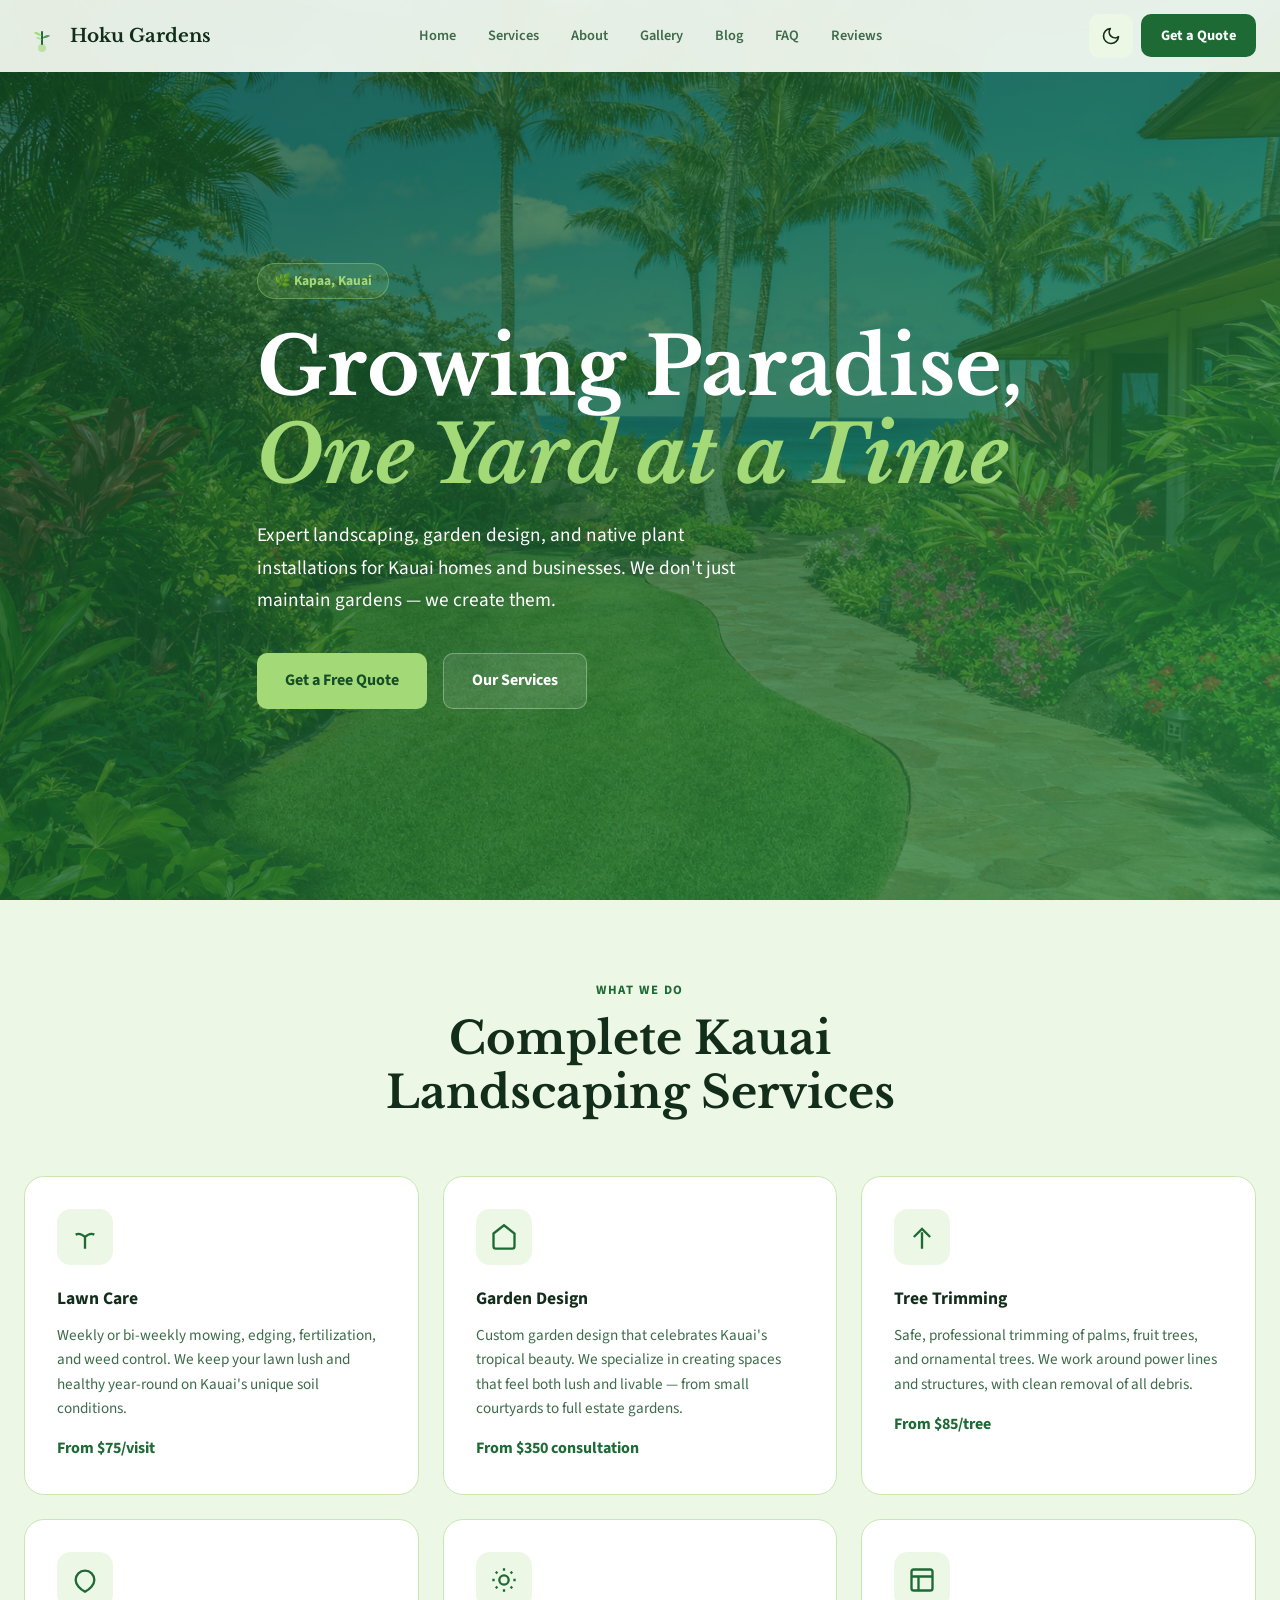
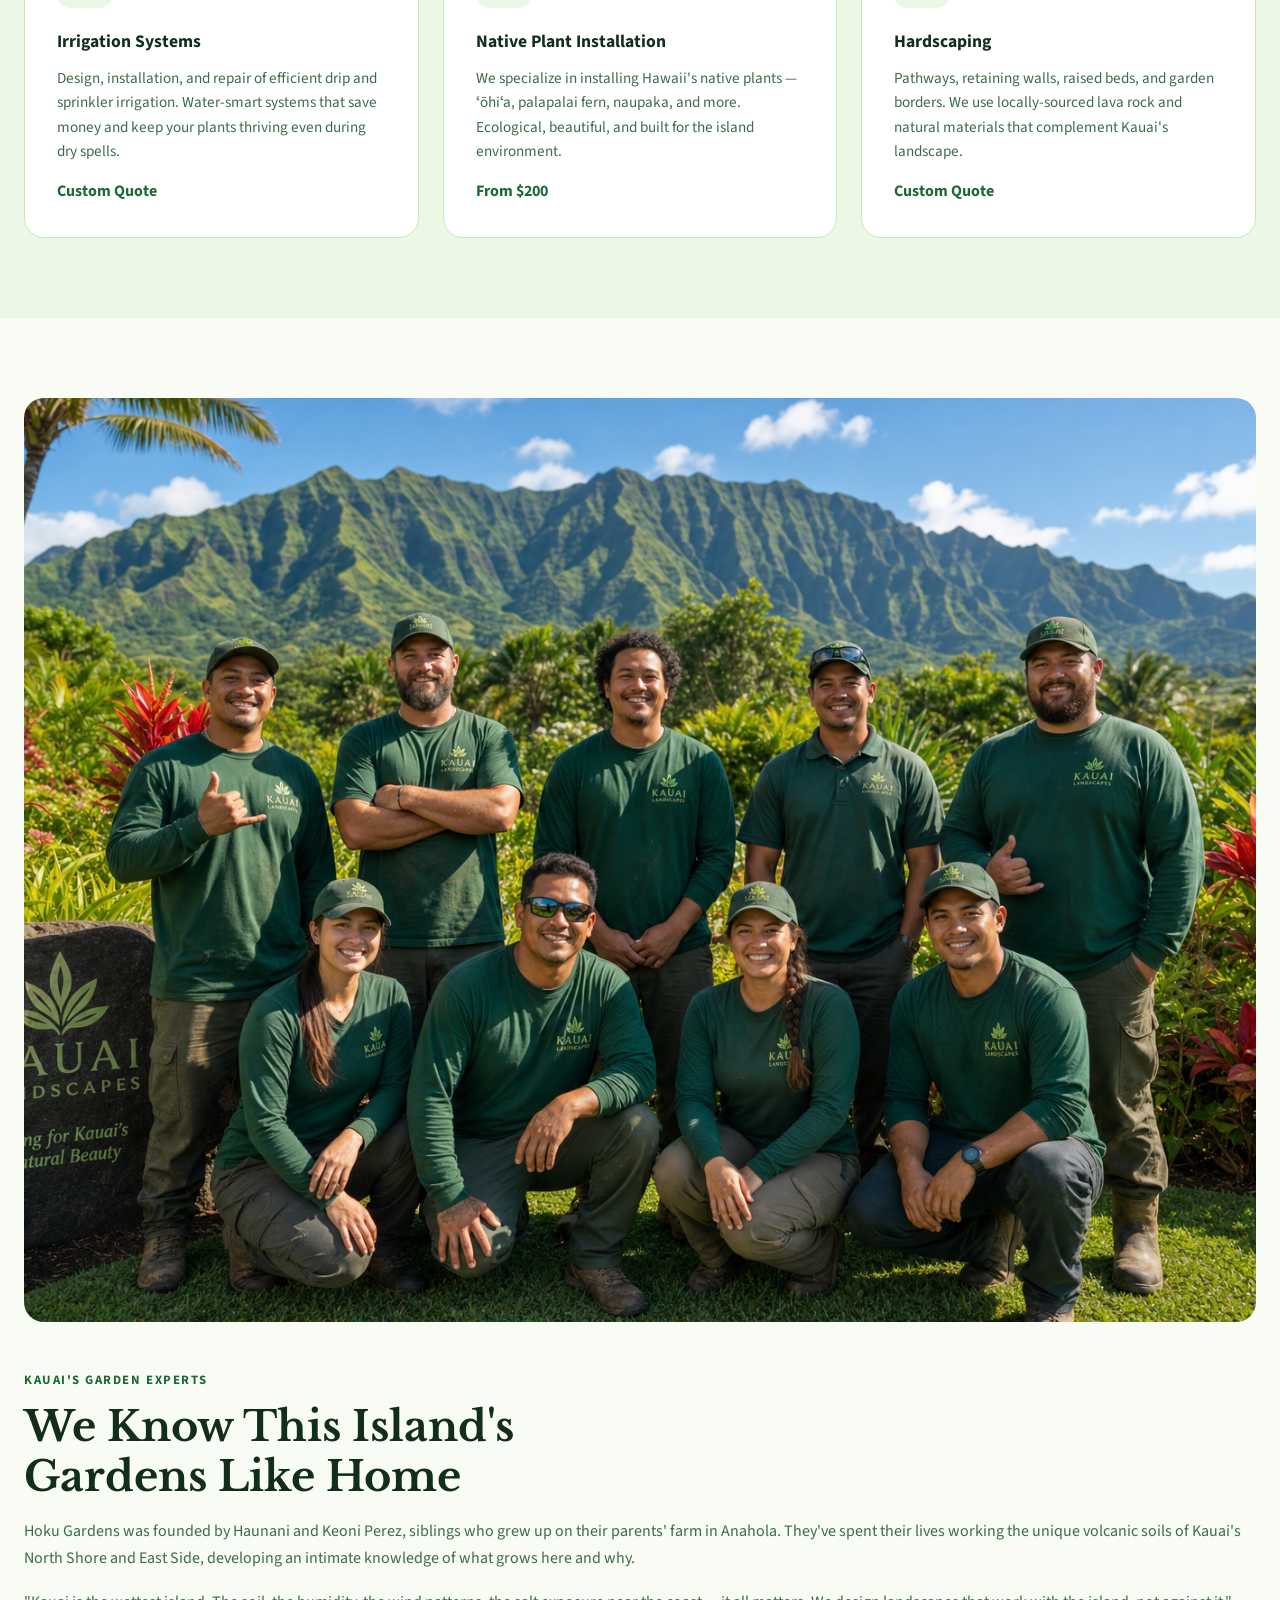
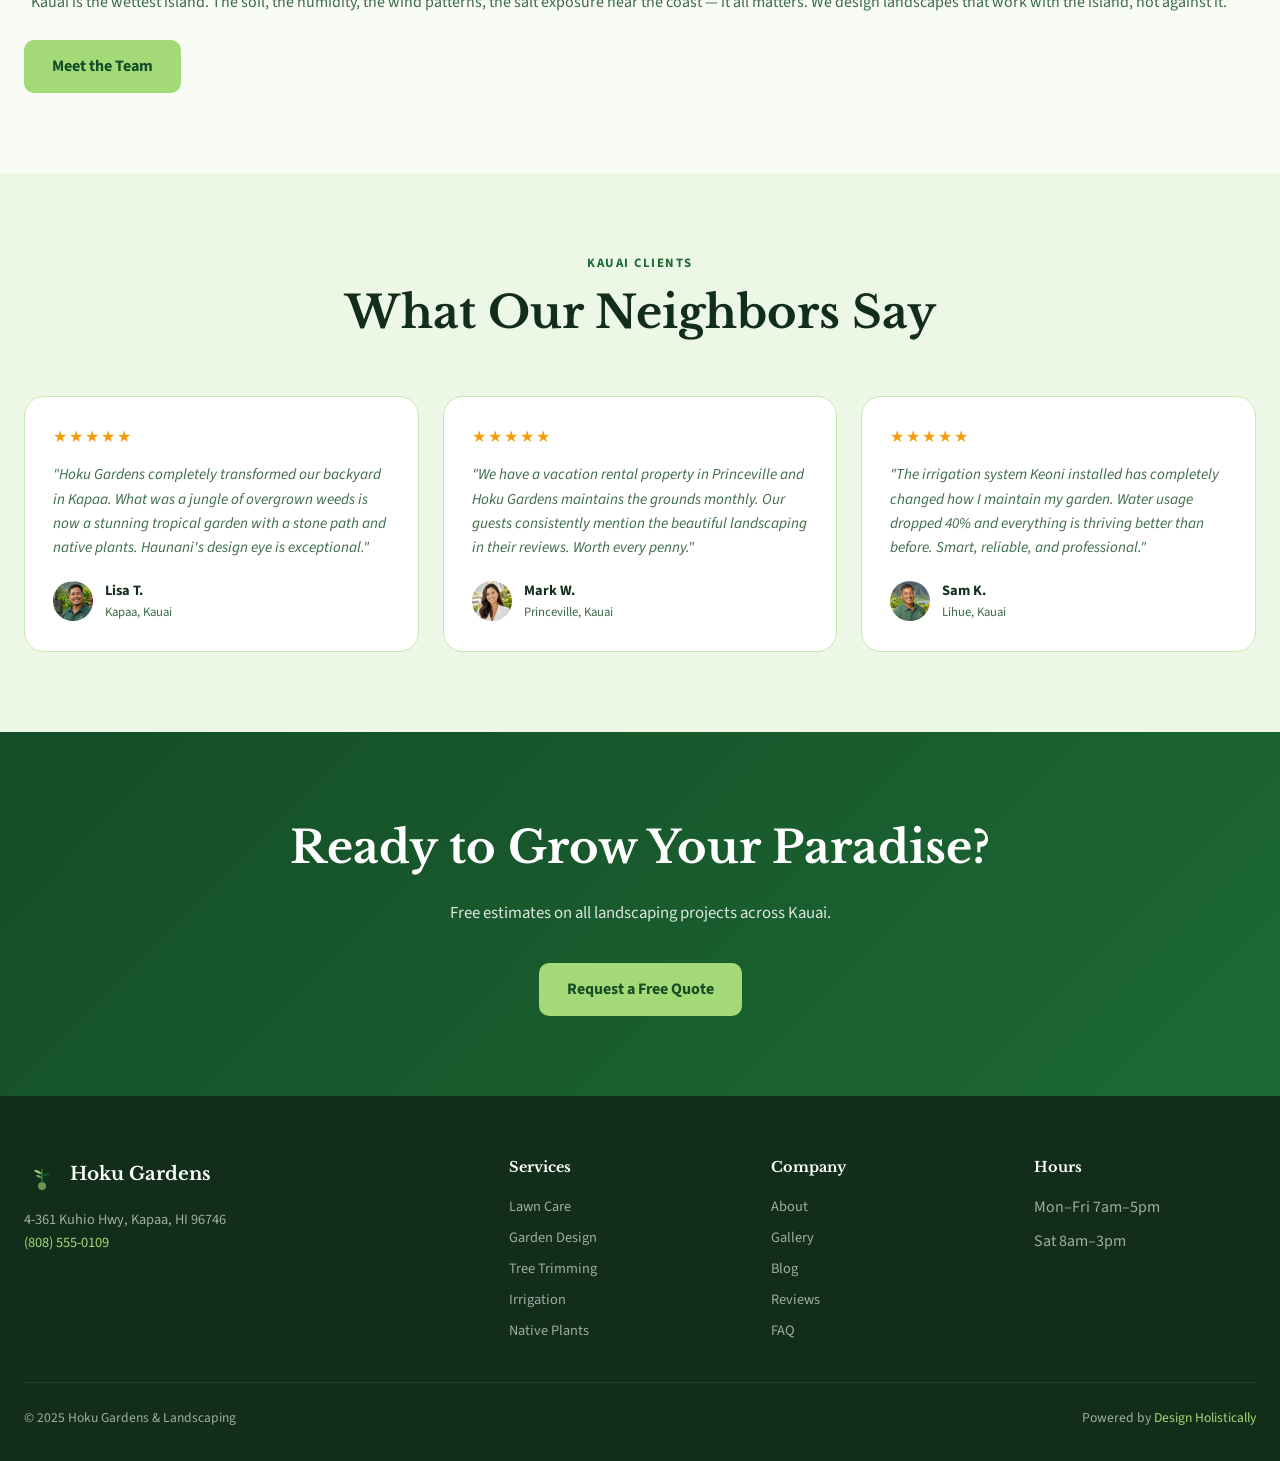
<file: index.html>
<!DOCTYPE html><html lang="en" data-theme="light">
<head><meta charset="UTF-8"><meta name="viewport" content="width=device-width, initial-scale=1.0">
<title>Hoku Gardens & Landscaping — Growing Paradise, One Yard at a Time | Kapaa, Kauai</title>
<meta name="description" content="Professional landscaping in Kapaa, Kauai. Lawn care, garden design, tree trimming, irrigation, and native plant installations.">
<meta property="og:title" content="Hoku Gardens — Growing paradise, one yard at a time">
<meta property="og:image" content="images/hero.png">
<link rel="stylesheet" href="css/style.css">
<script type="application/ld+json">{"@context":"https://schema.org","@type":"LocalBusiness","name":"Hoku Gardens & Landscaping","telephone":"(808) 555-0109","address":{"@type":"PostalAddress","streetAddress":"4-361 Kuhio Hwy","addressLocality":"Kapaa","addressRegion":"HI","postalCode":"96746","addressCountry":"US"},"openingHours":"Mo-Fr 07:00-17:00 Sa 08:00-15:00","priceRange":"$$"}</script>
  <link rel="icon" type="image/x-icon" href="images/favicon.ico">
  <link rel="icon" type="image/png" sizes="32x32" href="images/favicon-32x32.png">
  <link rel="icon" type="image/png" sizes="16x16" href="images/favicon-16x16.png">
  <link rel="apple-touch-icon" sizes="180x180" href="images/apple-touch-icon.png">
</head><body>
<header class="header"><div class="header-inner"><a href="index.html" class="logo"><svg viewBox="0 0 36 36" fill="none" width="36" height="36"><circle cx="18" cy="30" r="4" fill="#A3D977" opacity="0.6"/><path d="M18 26V14" stroke="#1D6A35" stroke-width="2" stroke-linecap="round"/><path d="M18 18c-3-4-7-5-8-3 2 1 5 3 8 3z" fill="#A3D977"/><path d="M18 20c3-3 7-4 8-2-2 1-5 3-8 2z" fill="#1D6A35" opacity="0.7"/><path d="M18 22c-2-3-5-4-6-2 2 1 4 2 6 2z" fill="#A3D977" opacity="0.8"/></svg>Hoku Gardens</a><nav class="nav"><a href="index.html">Home</a><a href="services.html">Services</a><a href="about.html">About</a><a href="gallery.html">Gallery</a><a href="blog.html">Blog</a><a href="faq.html">FAQ</a><a href="reviews.html">Reviews</a></nav><div class="header-actions"><button id="themeToggle" class="btn-theme" aria-label="Toggle dark mode"></button><a href="booking.html" class="btn-cta">Get a Quote</a><button id="hamburger" class="btn-hamburger" aria-label="Open menu"><span></span><span></span><span></span></button></div></div></header><nav id="mobileNav" class="mobile-nav"><a href="index.html">Home</a><a href="services.html">Services</a><a href="about.html">About</a><a href="gallery.html">Gallery</a><a href="blog.html">Blog</a><a href="faq.html">FAQ</a><a href="reviews.html">Reviews</a><a href="booking.html">Get a Quote</a><a href="admin.html">Admin</a></nav>
<section class="hero"><div class="hero-bg"><img src="images/hero.png" alt="Lush Kauai garden" loading="eager"></div>
<div class="hero-content">
<div class="hero-tag">🌿 Kapaa, Kauai</div>
<h1>Growing Paradise,<br><em>One Yard at a Time</em></h1>
<p>Expert landscaping, garden design, and native plant installations for Kauai homes and businesses. We don't just maintain gardens — we create them.</p>
<div class="hero-actions"><a href="booking.html" class="btn-primary">Get a Free Quote</a><a href="services.html" class="btn-secondary">Our Services</a></div>
</div></section>
<section class="section section-alt"><div class="container">
<div class="section-header fade-up"><span class="section-label">What We Do</span><h2>Complete Kauai Landscaping Services</h2></div>
<div class="services-grid">
<div class="service-card fade-up"><div class="service-icon"><svg viewBox="0 0 24 24" fill="none" stroke="currentColor" stroke-width="2"><path d="M12 22V12M12 12C12 12 8 8 4 10M12 12C12 12 16 8 20 10"/></svg></div><h3>Lawn Care</h3><p>Weekly or bi-weekly mowing, edging, fertilization, and weed control. We keep your lawn lush and healthy year-round on Kauai's unique soil conditions.</p><span class="service-price">From $75/visit</span></div>
<div class="service-card fade-up"><div class="service-icon"><svg viewBox="0 0 24 24" fill="none" stroke="currentColor" stroke-width="2"><path d="M3 9l9-7 9 7v11a2 2 0 0 1-2 2H5a2 2 0 0 1-2-2z"/></svg></div><h3>Garden Design</h3><p>Custom garden design that celebrates Kauai's tropical beauty. We specialize in creating spaces that feel both lush and livable — from small courtyards to full estate gardens.</p><span class="service-price">From $350 consultation</span></div>
<div class="service-card fade-up"><div class="service-icon"><svg viewBox="0 0 24 24" fill="none" stroke="currentColor" stroke-width="2"><path d="M12 22V8M5 12l7-7 7 7"/></svg></div><h3>Tree Trimming</h3><p>Safe, professional trimming of palms, fruit trees, and ornamental trees. We work around power lines and structures, with clean removal of all debris.</p><span class="service-price">From $85/tree</span></div>
<div class="service-card fade-up"><div class="service-icon"><svg viewBox="0 0 24 24" fill="none" stroke="currentColor" stroke-width="2"><path d="M12 22c-4-2-8-6-8-10a8 8 0 0 1 16 0c0 4-4 8-8 10z"/></svg></div><h3>Irrigation Systems</h3><p>Design, installation, and repair of efficient drip and sprinkler irrigation. Water-smart systems that save money and keep your plants thriving even during dry spells.</p><span class="service-price">Custom Quote</span></div>
<div class="service-card fade-up"><div class="service-icon"><svg viewBox="0 0 24 24" fill="none" stroke="currentColor" stroke-width="2"><circle cx="12" cy="12" r="4"/><path d="M12 2v2M12 20v2M4.93 4.93l1.41 1.41M17.66 17.66l1.41 1.41M2 12h2M20 12h2M4.93 19.07l1.41-1.41M17.66 6.34l1.41-1.41"/></svg></div><h3>Native Plant Installation</h3><p>We specialize in installing Hawaii's native plants — ʻōhiʻa, palapalai fern, naupaka, and more. Ecological, beautiful, and built for the island environment.</p><span class="service-price">From $200</span></div>
<div class="service-card fade-up"><div class="service-icon"><svg viewBox="0 0 24 24" fill="none" stroke="currentColor" stroke-width="2"><rect x="3" y="3" width="18" height="18" rx="2"/><path d="M3 9h18M9 21V9"/></svg></div><h3>Hardscaping</h3><p>Pathways, retaining walls, raised beds, and garden borders. We use locally-sourced lava rock and natural materials that complement Kauai's landscape.</p><span class="service-price">Custom Quote</span></div>
</div></div></section>
<section class="section"><div class="container"><div style="display:grid;grid-template-columns:1fr;gap:48px;align-items:center;" class="about-grid">
<div style="border-radius:20px;overflow:hidden;aspect-ratio:4/3;" class="fade-up"><img src="images/about.png" alt="Hoku Gardens team" style="width:100%;height:100%;object-fit:cover;"></div>
<div class="fade-up"><span class="section-label">Kauai's Garden Experts</span><h2 style="font-family:var(--font-display);font-size:clamp(1.8rem,4vw,2.6rem);line-height:1.2;margin-bottom:16px;">We Know This Island's<br>Gardens Like Home</h2>
<p style="color:var(--text-muted);line-height:1.7;margin-bottom:16px;">Hoku Gardens was founded by Haunani and Keoni Perez, siblings who grew up on their parents' farm in Anahola. They've spent their lives working the unique volcanic soils of Kauai's North Shore and East Side, developing an intimate knowledge of what grows here and why.</p>
<p style="color:var(--text-muted);line-height:1.7;margin-bottom:24px;">"Kauai is the wettest island. The soil, the humidity, the wind patterns, the salt exposure near the coast — it all matters. We design landscapes that work with the island, not against it."</p>
<a href="about.html" class="btn-primary" style="display:inline-flex;">Meet the Team</a></div>
</div></div></section>
<section class="section section-alt"><div class="container">
<div class="section-header fade-up"><span class="section-label">Kauai Clients</span><h2>What Our Neighbors Say</h2></div>
<div class="testimonials-grid">
<div class="testimonial-card fade-up"><div class="stars">★★★★★</div><p>"Hoku Gardens completely transformed our backyard in Kapaa. What was a jungle of overgrown weeds is now a stunning tropical garden with a stone path and native plants. Haunani's design eye is exceptional."</p><div class="reviewer"><div class="reviewer-avatar"><img src="images/avatar-1.png" loading="lazy"></div><div><div class="reviewer-name">Lisa T.</div><div class="reviewer-location">Kapaa, Kauai</div></div></div></div>
<div class="testimonial-card fade-up"><div class="stars">★★★★★</div><p>"We have a vacation rental property in Princeville and Hoku Gardens maintains the grounds monthly. Our guests consistently mention the beautiful landscaping in their reviews. Worth every penny."</p><div class="reviewer"><div class="reviewer-avatar"><img src="images/avatar-2.png" loading="lazy"></div><div><div class="reviewer-name">Mark W.</div><div class="reviewer-location">Princeville, Kauai</div></div></div></div>
<div class="testimonial-card fade-up"><div class="stars">★★★★★</div><p>"The irrigation system Keoni installed has completely changed how I maintain my garden. Water usage dropped 40% and everything is thriving better than before. Smart, reliable, and professional."</p><div class="reviewer"><div class="reviewer-avatar"><img src="images/avatar-3.png" loading="lazy"></div><div><div class="reviewer-name">Sam K.</div><div class="reviewer-location">Lihue, Kauai</div></div></div></div>
</div></div></section>
<section class="cta-section"><div class="container"><h2>Ready to Grow Your Paradise?</h2><p>Free estimates on all landscaping projects across Kauai.</p><a href="booking.html" class="btn-primary">Request a Free Quote</a></div></section>
<footer class="footer"><div class="footer-grid"><div class="footer-brand"><div class="logo" style="color:white;"><svg viewBox="0 0 36 36" fill="none" width="36" height="36"><circle cx="18" cy="30" r="4" fill="#A3D977" opacity="0.6"/><path d="M18 26V14" stroke="#1D6A35" stroke-width="2" stroke-linecap="round"/><path d="M18 18c-3-4-7-5-8-3 2 1 5 3 8 3z" fill="#A3D977"/><path d="M18 20c3-3 7-4 8-2-2 1-5 3-8 2z" fill="#1D6A35" opacity="0.7"/><path d="M18 22c-2-3-5-4-6-2 2 1 4 2 6 2z" fill="#A3D977" opacity="0.8"/></svg>Hoku Gardens</div><p>4-361 Kuhio Hwy, Kapaa, HI 96746<br><a href="tel:+18085550109" style="color:var(--accent);">(808) 555-0109</a></p></div><div><h4>Services</h4><div class="footer-links"><a href="services.html">Lawn Care</a><a href="services.html">Garden Design</a><a href="services.html">Tree Trimming</a><a href="services.html">Irrigation</a><a href="services.html">Native Plants</a></div></div><div><h4>Company</h4><div class="footer-links"><a href="about.html">About</a><a href="gallery.html">Gallery</a><a href="blog.html">Blog</a><a href="reviews.html">Reviews</a><a href="faq.html">FAQ</a></div></div><div><h4>Hours</h4><div class="footer-links"><span style="color:rgba(255,255,255,0.6);">Mon–Fri 7am–5pm</span><span style="color:rgba(255,255,255,0.6);">Sat 8am–3pm</span></div></div></div><div class="footer-bottom"><p>© 2025 Hoku Gardens & Landscaping</p><p>Powered by <a href="https://designholistically.com" target="_blank" rel="noopener">Design Holistically</a></p></div></footer><button id="backToTop" class="back-to-top"><svg width="20" height="20" viewBox="0 0 24 24" fill="none" stroke="currentColor" stroke-width="2"><polyline points="18 15 12 9 6 15"/></svg></button><script src="js/main.js"></script>
</body></html>
</file>
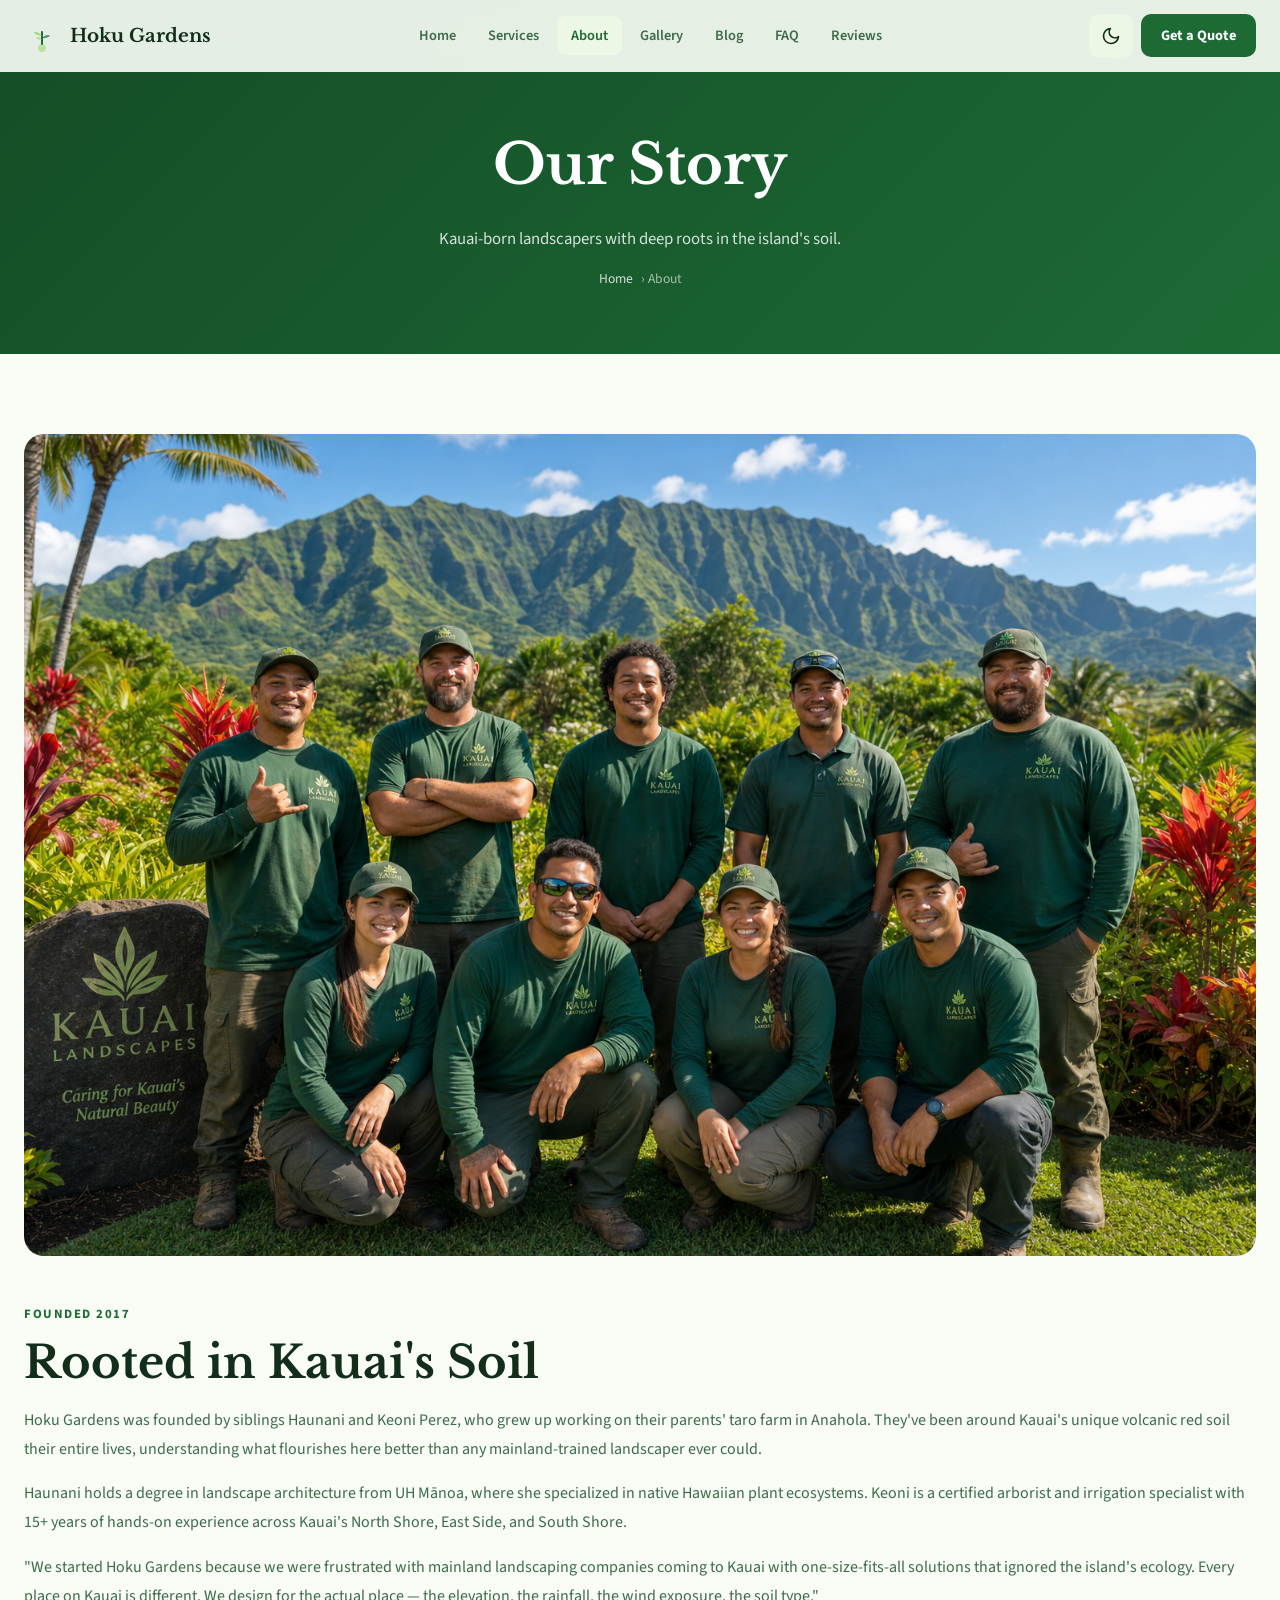
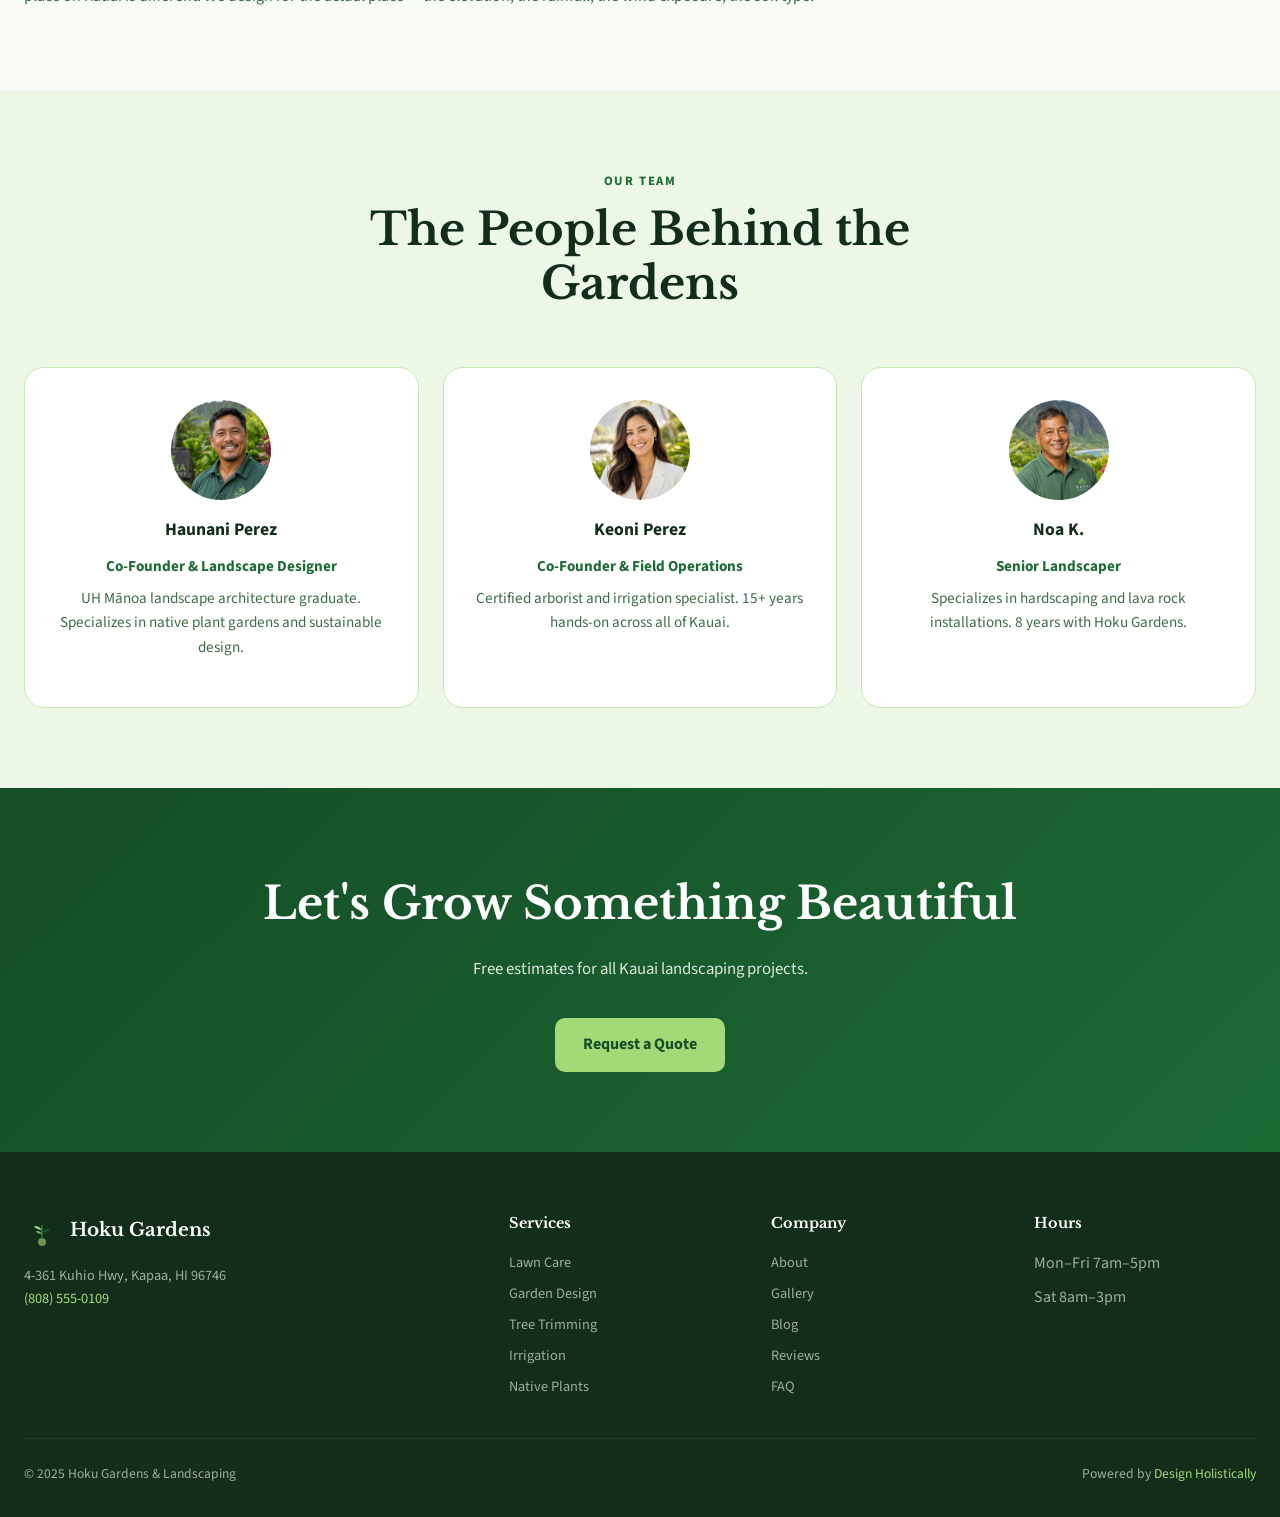
<file: about.html>
<!DOCTYPE html><html lang="en" data-theme="light"><head><meta charset="UTF-8"><meta name="viewport" content="width=device-width, initial-scale=1.0"><title>About — Hoku Gardens & Landscaping | Kapaa, Kauai</title><link rel="stylesheet" href="css/style.css"><meta name="description" content="Professional landscaping and garden design in Kapaa, Kauai.">  <link rel="icon" type="image/x-icon" href="images/favicon.ico">
  <link rel="icon" type="image/png" sizes="32x32" href="images/favicon-32x32.png">
  <link rel="icon" type="image/png" sizes="16x16" href="images/favicon-16x16.png">
  <link rel="apple-touch-icon" sizes="180x180" href="images/apple-touch-icon.png">
</head><body><header class="header"><div class="header-inner"><a href="index.html" class="logo"><svg viewBox="0 0 36 36" fill="none" width="36" height="36"><circle cx="18" cy="30" r="4" fill="#A3D977" opacity="0.6"/><path d="M18 26V14" stroke="#1D6A35" stroke-width="2" stroke-linecap="round"/><path d="M18 18c-3-4-7-5-8-3 2 1 5 3 8 3z" fill="#A3D977"/><path d="M18 20c3-3 7-4 8-2-2 1-5 3-8 2z" fill="#1D6A35" opacity="0.7"/><path d="M18 22c-2-3-5-4-6-2 2 1 4 2 6 2z" fill="#A3D977" opacity="0.8"/></svg>Hoku Gardens</a><nav class="nav"><a href="index.html">Home</a><a href="services.html">Services</a><a href="about.html" class="active">About</a><a href="gallery.html">Gallery</a><a href="blog.html">Blog</a><a href="faq.html">FAQ</a><a href="reviews.html">Reviews</a></nav><div class="header-actions"><button id="themeToggle" class="btn-theme" aria-label="Toggle dark mode"></button><a href="booking.html" class="btn-cta">Get a Quote</a><button id="hamburger" class="btn-hamburger" aria-label="Open menu"><span></span><span></span><span></span></button></div></div></header><nav id="mobileNav" class="mobile-nav"><a href="index.html">Home</a><a href="services.html">Services</a><a href="about.html" class="active">About</a><a href="gallery.html">Gallery</a><a href="blog.html">Blog</a><a href="faq.html">FAQ</a><a href="reviews.html">Reviews</a><a href="booking.html">Get a Quote</a><a href="admin.html">Admin</a></nav><div class="page-hero"><h1>Our Story</h1><p>Kauai-born landscapers with deep roots in the island's soil.</p><div class="breadcrumb"><a href="index.html">Home</a> › About</div></div><section class="section"><div class="container">
<div style="display:grid;grid-template-columns:1fr;gap:48px;" class="fade-up"><img src="images/about.png" alt="Haunani and Keoni Perez" style="border-radius:20px;">
<div><span class="section-label">Founded 2017</span><h2 style="font-family:var(--font-display);font-size:clamp(2rem,4vw,2.8rem);line-height:1.2;margin-bottom:16px;">Rooted in Kauai's Soil</h2>
<p style="color:var(--text-muted);line-height:1.8;margin-bottom:16px;">Hoku Gardens was founded by siblings Haunani and Keoni Perez, who grew up working on their parents' taro farm in Anahola. They've been around Kauai's unique volcanic red soil their entire lives, understanding what flourishes here better than any mainland-trained landscaper ever could.</p>
<p style="color:var(--text-muted);line-height:1.8;margin-bottom:16px;">Haunani holds a degree in landscape architecture from UH Mānoa, where she specialized in native Hawaiian plant ecosystems. Keoni is a certified arborist and irrigation specialist with 15+ years of hands-on experience across Kauai's North Shore, East Side, and South Shore.</p>
<p style="color:var(--text-muted);line-height:1.8;">"We started Hoku Gardens because we were frustrated with mainland landscaping companies coming to Kauai with one-size-fits-all solutions that ignored the island's ecology. Every place on Kauai is different. We design for the actual place — the elevation, the rainfall, the wind exposure, the soil type."</p>
</div></div>
</div></section>
<section class="section section-alt"><div class="container"><div class="section-header fade-up"><span class="section-label">Our Team</span><h2>The People Behind the Gardens</h2></div>
<div class="services-grid">
<div class="service-card fade-up" style="text-align:center;"><img src="images/avatar-1.png" style="width:100px;height:100px;border-radius:50%;object-fit:cover;margin:0 auto 16px;"><h3>Haunani Perez</h3><p style="color:var(--primary);font-weight:700;margin-bottom:8px;">Co-Founder & Landscape Designer</p><p style="color:var(--text-muted);">UH Mānoa landscape architecture graduate. Specializes in native plant gardens and sustainable design.</p></div>
<div class="service-card fade-up" style="text-align:center;"><img src="images/avatar-2.png" style="width:100px;height:100px;border-radius:50%;object-fit:cover;margin:0 auto 16px;"><h3>Keoni Perez</h3><p style="color:var(--primary);font-weight:700;margin-bottom:8px;">Co-Founder & Field Operations</p><p style="color:var(--text-muted);">Certified arborist and irrigation specialist. 15+ years hands-on across all of Kauai.</p></div>
<div class="service-card fade-up" style="text-align:center;"><img src="images/avatar-3.png" style="width:100px;height:100px;border-radius:50%;object-fit:cover;margin:0 auto 16px;"><h3>Noa K.</h3><p style="color:var(--primary);font-weight:700;margin-bottom:8px;">Senior Landscaper</p><p style="color:var(--text-muted);">Specializes in hardscaping and lava rock installations. 8 years with Hoku Gardens.</p></div>
</div></div></section>
<section class="cta-section"><div class="container"><h2>Let's Grow Something Beautiful</h2><p>Free estimates for all Kauai landscaping projects.</p><a href="booking.html" class="btn-primary">Request a Quote</a></div></section><footer class="footer"><div class="footer-grid"><div class="footer-brand"><div class="logo" style="color:white;"><svg viewBox="0 0 36 36" fill="none" width="36" height="36"><circle cx="18" cy="30" r="4" fill="#A3D977" opacity="0.6"/><path d="M18 26V14" stroke="#1D6A35" stroke-width="2" stroke-linecap="round"/><path d="M18 18c-3-4-7-5-8-3 2 1 5 3 8 3z" fill="#A3D977"/><path d="M18 20c3-3 7-4 8-2-2 1-5 3-8 2z" fill="#1D6A35" opacity="0.7"/><path d="M18 22c-2-3-5-4-6-2 2 1 4 2 6 2z" fill="#A3D977" opacity="0.8"/></svg>Hoku Gardens</div><p>4-361 Kuhio Hwy, Kapaa, HI 96746<br><a href="tel:+18085550109" style="color:var(--accent);">(808) 555-0109</a></p></div><div><h4>Services</h4><div class="footer-links"><a href="services.html">Lawn Care</a><a href="services.html">Garden Design</a><a href="services.html">Tree Trimming</a><a href="services.html">Irrigation</a><a href="services.html">Native Plants</a></div></div><div><h4>Company</h4><div class="footer-links"><a href="about.html">About</a><a href="gallery.html">Gallery</a><a href="blog.html">Blog</a><a href="reviews.html">Reviews</a><a href="faq.html">FAQ</a></div></div><div><h4>Hours</h4><div class="footer-links"><span style="color:rgba(255,255,255,0.6);">Mon–Fri 7am–5pm</span><span style="color:rgba(255,255,255,0.6);">Sat 8am–3pm</span></div></div></div><div class="footer-bottom"><p>© 2025 Hoku Gardens & Landscaping</p><p>Powered by <a href="https://designholistically.com" target="_blank" rel="noopener">Design Holistically</a></p></div></footer><button id="backToTop" class="back-to-top"><svg width="20" height="20" viewBox="0 0 24 24" fill="none" stroke="currentColor" stroke-width="2"><polyline points="18 15 12 9 6 15"/></svg></button><script src="js/main.js"></script></body></html>
</file>
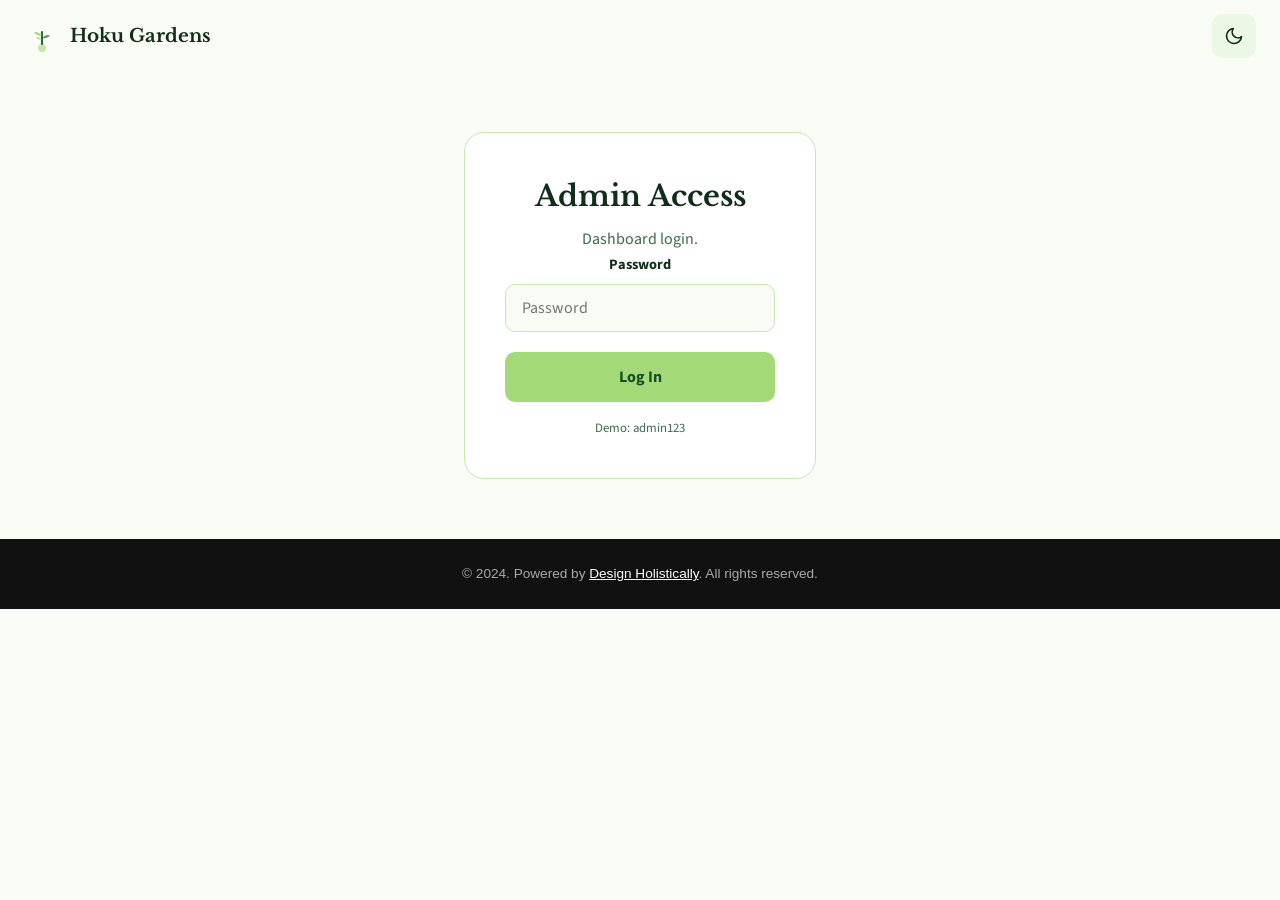
<file: admin.html>
<!DOCTYPE html><html lang="en" data-theme="light"><head><meta charset="UTF-8"><meta name="viewport" content="width=device-width, initial-scale=1.0"><title>Admin — Hoku Gardens</title><meta name="robots" content="noindex,nofollow"><link rel="stylesheet" href="css/style.css">  <link rel="icon" type="image/x-icon" href="images/favicon.ico">
  <link rel="icon" type="image/png" sizes="32x32" href="images/favicon-32x32.png">
  <link rel="icon" type="image/png" sizes="16x16" href="images/favicon-16x16.png">
  <link rel="apple-touch-icon" sizes="180x180" href="images/apple-touch-icon.png">
</head><body>
<header class="header"><div class="header-inner"><a href="index.html" class="logo"><svg viewBox="0 0 36 36" fill="none" width="36" height="36"><circle cx="18" cy="30" r="4" fill="#A3D977" opacity="0.6"/><path d="M18 26V14" stroke="#1D6A35" stroke-width="2" stroke-linecap="round"/><path d="M18 18c-3-4-7-5-8-3 2 1 5 3 8 3z" fill="#A3D977"/><path d="M18 20c3-3 7-4 8-2-2 1-5 3-8 2z" fill="#1D6A35" opacity="0.7"/><path d="M18 22c-2-3-5-4-6-2 2 1 4 2 6 2z" fill="#A3D977" opacity="0.8"/></svg>Hoku Gardens</a><div class="header-actions"><button id="themeToggle" class="btn-theme"></button></div></div></header>
<div id="loginSection" style="padding-top:var(--header-h);"><div class="admin-login"><div class="admin-login-card"><h2>Admin Access</h2><p style="color:var(--text-muted);">Dashboard login.</p>
<form id="adminLoginForm"><div class="form-group"><label>Password</label><input type="password" id="adminPassword" placeholder="Password" required></div><p id="loginError" style="color:#e74c3c;font-size:0.85rem;margin-bottom:12px;"></p><button type="submit" class="btn-primary" style="width:100%;justify-content:center;display:flex;">Log In</button></form>
<p style="font-size:0.8rem;color:var(--text-muted);margin-top:16px;">Demo: admin123</p></div></div></div>
<div id="dashboardSection" style="display:none;padding-top:var(--header-h);"><div class="admin-dash">
<div style="display:flex;justify-content:space-between;align-items:center;margin-bottom:32px;flex-wrap:wrap;gap:16px;"><div><h1 style="font-family:var(--font-display);font-size:2rem;">Dashboard</h1><p style="color:var(--text-muted);">Hoku Gardens · <span id="dashDate"></span></p></div><button onclick="document.getElementById('dashboardSection').style.display='none';document.getElementById('loginSection').style.display='block';" style="padding:10px 20px;background:var(--gray-100);border-radius:10px;font-weight:700;cursor:pointer;">Log Out</button></div>
<div class="admin-stats"><div class="stat-card"><div class="stat-val">7</div><div class="stat-label">Quote Requests</div></div><div class="stat-card"><div class="stat-val">15</div><div class="stat-label">Active Clients</div></div><div class="stat-card"><div class="stat-val">3</div><div class="stat-label">New Messages</div></div><div class="stat-card"><div class="stat-val">$6,200</div><div class="stat-label">Revenue (Month)</div></div></div>
<div style="background:var(--card-bg);border:1px solid var(--border);border-radius:20px;padding:24px;margin-bottom:24px;"><h3 style="font-weight:700;margin-bottom:20px;">Quote Requests</h3><div style="overflow-x:auto;"><table class="admin-table"><thead><tr><th>Name</th><th>Service</th><th>Location</th><th>Date</th><th>Status</th></tr></thead><tbody>
<tr><td>Lisa T.</td><td>Garden Design</td><td>Kapaa</td><td>Jul 3, 2025</td><td><span class="status-badge status-pending">Pending</span></td></tr>
<tr><td>Mark W.</td><td>Lawn Maintenance</td><td>Princeville</td><td>Jul 5, 2025</td><td><span class="status-badge status-confirmed">Confirmed</span></td></tr>
<tr><td>Sam K.</td><td>Irrigation</td><td>Lihue</td><td>Jul 7, 2025</td><td><span class="status-badge status-pending">Pending</span></td></tr>
<tr><td>Aiko N.</td><td>Native Plants</td><td>Hanalei</td><td>Jul 8, 2025</td><td><span class="status-badge status-confirmed">Confirmed</span></td></tr>
<tr><td>Greg H.</td><td>Tree Trimming</td><td>Koloa</td><td>Jul 10, 2025</td><td><span class="status-badge status-pending">Pending</span></td></tr>
</tbody></table></div></div>
</div></div>
<script src="js/main.js"></script>
<script>document.getElementById('dashDate').textContent=new Date().toLocaleDateString('en-US',{weekday:'long',year:'numeric',month:'long',day:'numeric'});</script>

  <!-- Powered by Design Holistically -->
  <footer style="background:#111;color:#aaa;text-align:center;padding:1.5rem;font-size:0.85rem;font-family:sans-serif;">
    <p>&copy; 2024. Powered by <a href="https://designholistically.com" target="_blank" rel="noopener" style="color:#fff;text-decoration:underline;">Design Holistically</a>. All rights reserved.</p>
  </footer>

</body></html>
</file>
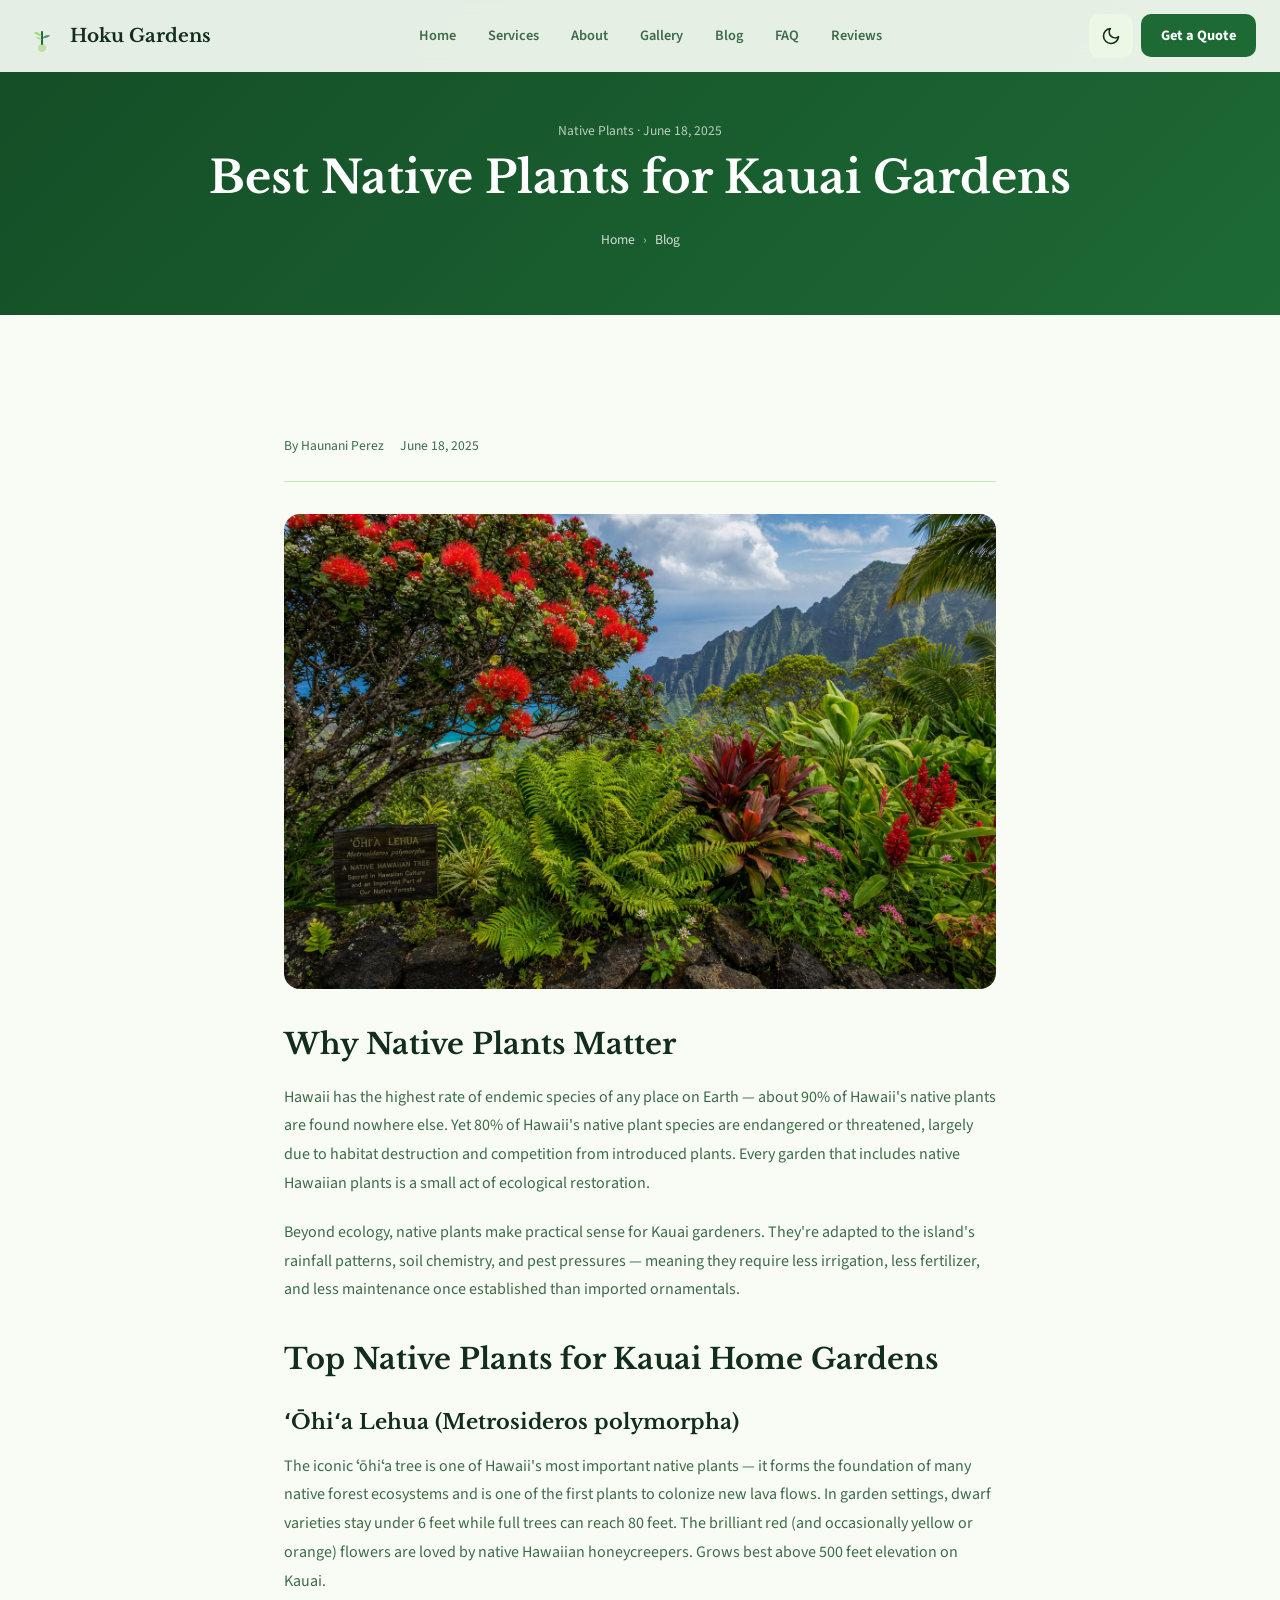
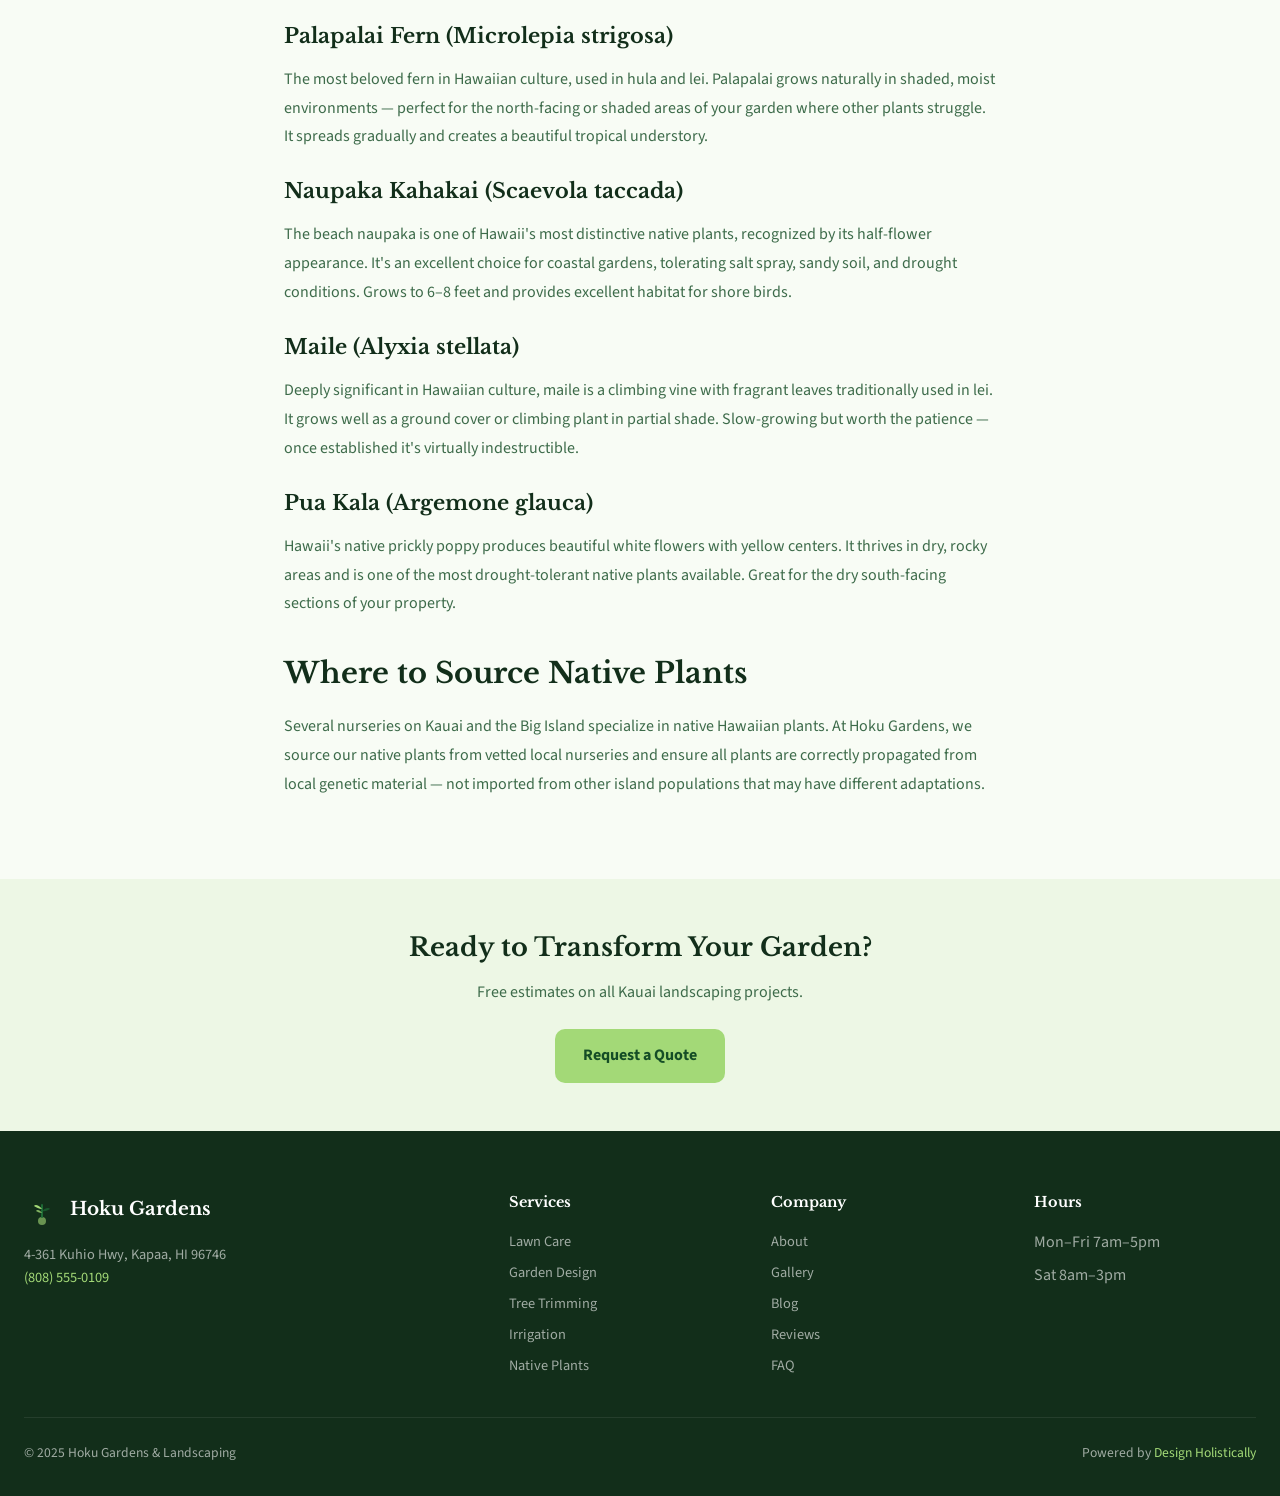
<file: blog-post-1.html>
<!DOCTYPE html><html lang="en" data-theme="light"><head><meta charset="UTF-8"><meta name="viewport" content="width=device-width, initial-scale=1.0"><title>Best Native Plants for Kauai Gardens — Hoku Gardens Blog</title><link rel="stylesheet" href="css/style.css">  <link rel="icon" type="image/x-icon" href="images/favicon.ico">
  <link rel="icon" type="image/png" sizes="32x32" href="images/favicon-32x32.png">
  <link rel="icon" type="image/png" sizes="16x16" href="images/favicon-16x16.png">
  <link rel="apple-touch-icon" sizes="180x180" href="images/apple-touch-icon.png">
</head><body><header class="header"><div class="header-inner"><a href="index.html" class="logo"><svg viewBox="0 0 36 36" fill="none" width="36" height="36"><circle cx="18" cy="30" r="4" fill="#A3D977" opacity="0.6"/><path d="M18 26V14" stroke="#1D6A35" stroke-width="2" stroke-linecap="round"/><path d="M18 18c-3-4-7-5-8-3 2 1 5 3 8 3z" fill="#A3D977"/><path d="M18 20c3-3 7-4 8-2-2 1-5 3-8 2z" fill="#1D6A35" opacity="0.7"/><path d="M18 22c-2-3-5-4-6-2 2 1 4 2 6 2z" fill="#A3D977" opacity="0.8"/></svg>Hoku Gardens</a><nav class="nav"><a href="index.html">Home</a><a href="services.html">Services</a><a href="about.html">About</a><a href="gallery.html">Gallery</a><a href="blog.html">Blog</a><a href="faq.html">FAQ</a><a href="reviews.html">Reviews</a></nav><div class="header-actions"><button id="themeToggle" class="btn-theme" aria-label="Toggle dark mode"></button><a href="booking.html" class="btn-cta">Get a Quote</a><button id="hamburger" class="btn-hamburger" aria-label="Open menu"><span></span><span></span><span></span></button></div></div></header><nav id="mobileNav" class="mobile-nav"><a href="index.html">Home</a><a href="services.html">Services</a><a href="about.html">About</a><a href="gallery.html">Gallery</a><a href="blog.html">Blog</a><a href="faq.html">FAQ</a><a href="reviews.html">Reviews</a><a href="booking.html">Get a Quote</a><a href="admin.html">Admin</a></nav><div class="page-hero"><p style="color:rgba(255,255,255,0.7);font-size:0.85rem;">Native Plants · June 18, 2025</p><h1 style="font-size:clamp(1.6rem,4vw,2.8rem);">Best Native Plants for Kauai Gardens</h1><div class="breadcrumb"><a href="index.html">Home</a> › <a href="blog.html">Blog</a></div></div><article style="padding-top:60px;"><div class="blog-post"><div class="blog-post-meta"><span>By Haunani Perez</span><span>June 18, 2025</span></div><img src="images/blog-1.png" style="border-radius:16px;margin-bottom:32px;"><h2>Why Native Plants Matter</h2><p>Hawaii has the highest rate of endemic species of any place on Earth — about 90% of Hawaii's native plants are found nowhere else. Yet 80% of Hawaii's native plant species are endangered or threatened, largely due to habitat destruction and competition from introduced plants. Every garden that includes native Hawaiian plants is a small act of ecological restoration.</p>
<p>Beyond ecology, native plants make practical sense for Kauai gardeners. They're adapted to the island's rainfall patterns, soil chemistry, and pest pressures — meaning they require less irrigation, less fertilizer, and less maintenance once established than imported ornamentals.</p>
<h2>Top Native Plants for Kauai Home Gardens</h2>
<h3>ʻŌhiʻa Lehua (Metrosideros polymorpha)</h3>
<p>The iconic ʻōhiʻa tree is one of Hawaii's most important native plants — it forms the foundation of many native forest ecosystems and is one of the first plants to colonize new lava flows. In garden settings, dwarf varieties stay under 6 feet while full trees can reach 80 feet. The brilliant red (and occasionally yellow or orange) flowers are loved by native Hawaiian honeycreepers. Grows best above 500 feet elevation on Kauai.</p>
<h3>Palapalai Fern (Microlepia strigosa)</h3>
<p>The most beloved fern in Hawaiian culture, used in hula and lei. Palapalai grows naturally in shaded, moist environments — perfect for the north-facing or shaded areas of your garden where other plants struggle. It spreads gradually and creates a beautiful tropical understory.</p>
<h3>Naupaka Kahakai (Scaevola taccada)</h3>
<p>The beach naupaka is one of Hawaii's most distinctive native plants, recognized by its half-flower appearance. It's an excellent choice for coastal gardens, tolerating salt spray, sandy soil, and drought conditions. Grows to 6–8 feet and provides excellent habitat for shore birds.</p>
<h3>Maile (Alyxia stellata)</h3>
<p>Deeply significant in Hawaiian culture, maile is a climbing vine with fragrant leaves traditionally used in lei. It grows well as a ground cover or climbing plant in partial shade. Slow-growing but worth the patience — once established it's virtually indestructible.</p>
<h3>Pua Kala (Argemone glauca)</h3>
<p>Hawaii's native prickly poppy produces beautiful white flowers with yellow centers. It thrives in dry, rocky areas and is one of the most drought-tolerant native plants available. Great for the dry south-facing sections of your property.</p>
<h2>Where to Source Native Plants</h2>
<p>Several nurseries on Kauai and the Big Island specialize in native Hawaiian plants. At Hoku Gardens, we source our native plants from vetted local nurseries and ensure all plants are correctly propagated from local genetic material — not imported from other island populations that may have different adaptations.</p></div></article><div style="background:var(--gray-100);padding:48px 24px;text-align:center;"><h3 style="font-family:var(--font-display);font-size:1.6rem;margin-bottom:12px;">Ready to Transform Your Garden?</h3><p style="color:var(--text-muted);margin-bottom:24px;">Free estimates on all Kauai landscaping projects.</p><a href="booking.html" class="btn-primary" style="display:inline-flex;">Request a Quote</a></div><footer class="footer"><div class="footer-grid"><div class="footer-brand"><div class="logo" style="color:white;"><svg viewBox="0 0 36 36" fill="none" width="36" height="36"><circle cx="18" cy="30" r="4" fill="#A3D977" opacity="0.6"/><path d="M18 26V14" stroke="#1D6A35" stroke-width="2" stroke-linecap="round"/><path d="M18 18c-3-4-7-5-8-3 2 1 5 3 8 3z" fill="#A3D977"/><path d="M18 20c3-3 7-4 8-2-2 1-5 3-8 2z" fill="#1D6A35" opacity="0.7"/><path d="M18 22c-2-3-5-4-6-2 2 1 4 2 6 2z" fill="#A3D977" opacity="0.8"/></svg>Hoku Gardens</div><p>4-361 Kuhio Hwy, Kapaa, HI 96746<br><a href="tel:+18085550109" style="color:var(--accent);">(808) 555-0109</a></p></div><div><h4>Services</h4><div class="footer-links"><a href="services.html">Lawn Care</a><a href="services.html">Garden Design</a><a href="services.html">Tree Trimming</a><a href="services.html">Irrigation</a><a href="services.html">Native Plants</a></div></div><div><h4>Company</h4><div class="footer-links"><a href="about.html">About</a><a href="gallery.html">Gallery</a><a href="blog.html">Blog</a><a href="reviews.html">Reviews</a><a href="faq.html">FAQ</a></div></div><div><h4>Hours</h4><div class="footer-links"><span style="color:rgba(255,255,255,0.6);">Mon–Fri 7am–5pm</span><span style="color:rgba(255,255,255,0.6);">Sat 8am–3pm</span></div></div></div><div class="footer-bottom"><p>© 2025 Hoku Gardens & Landscaping</p><p>Powered by <a href="https://designholistically.com" target="_blank" rel="noopener">Design Holistically</a></p></div></footer><button id="backToTop" class="back-to-top"><svg width="20" height="20" viewBox="0 0 24 24" fill="none" stroke="currentColor" stroke-width="2"><polyline points="18 15 12 9 6 15"/></svg></button><script src="js/main.js"></script></body></html>
</file>
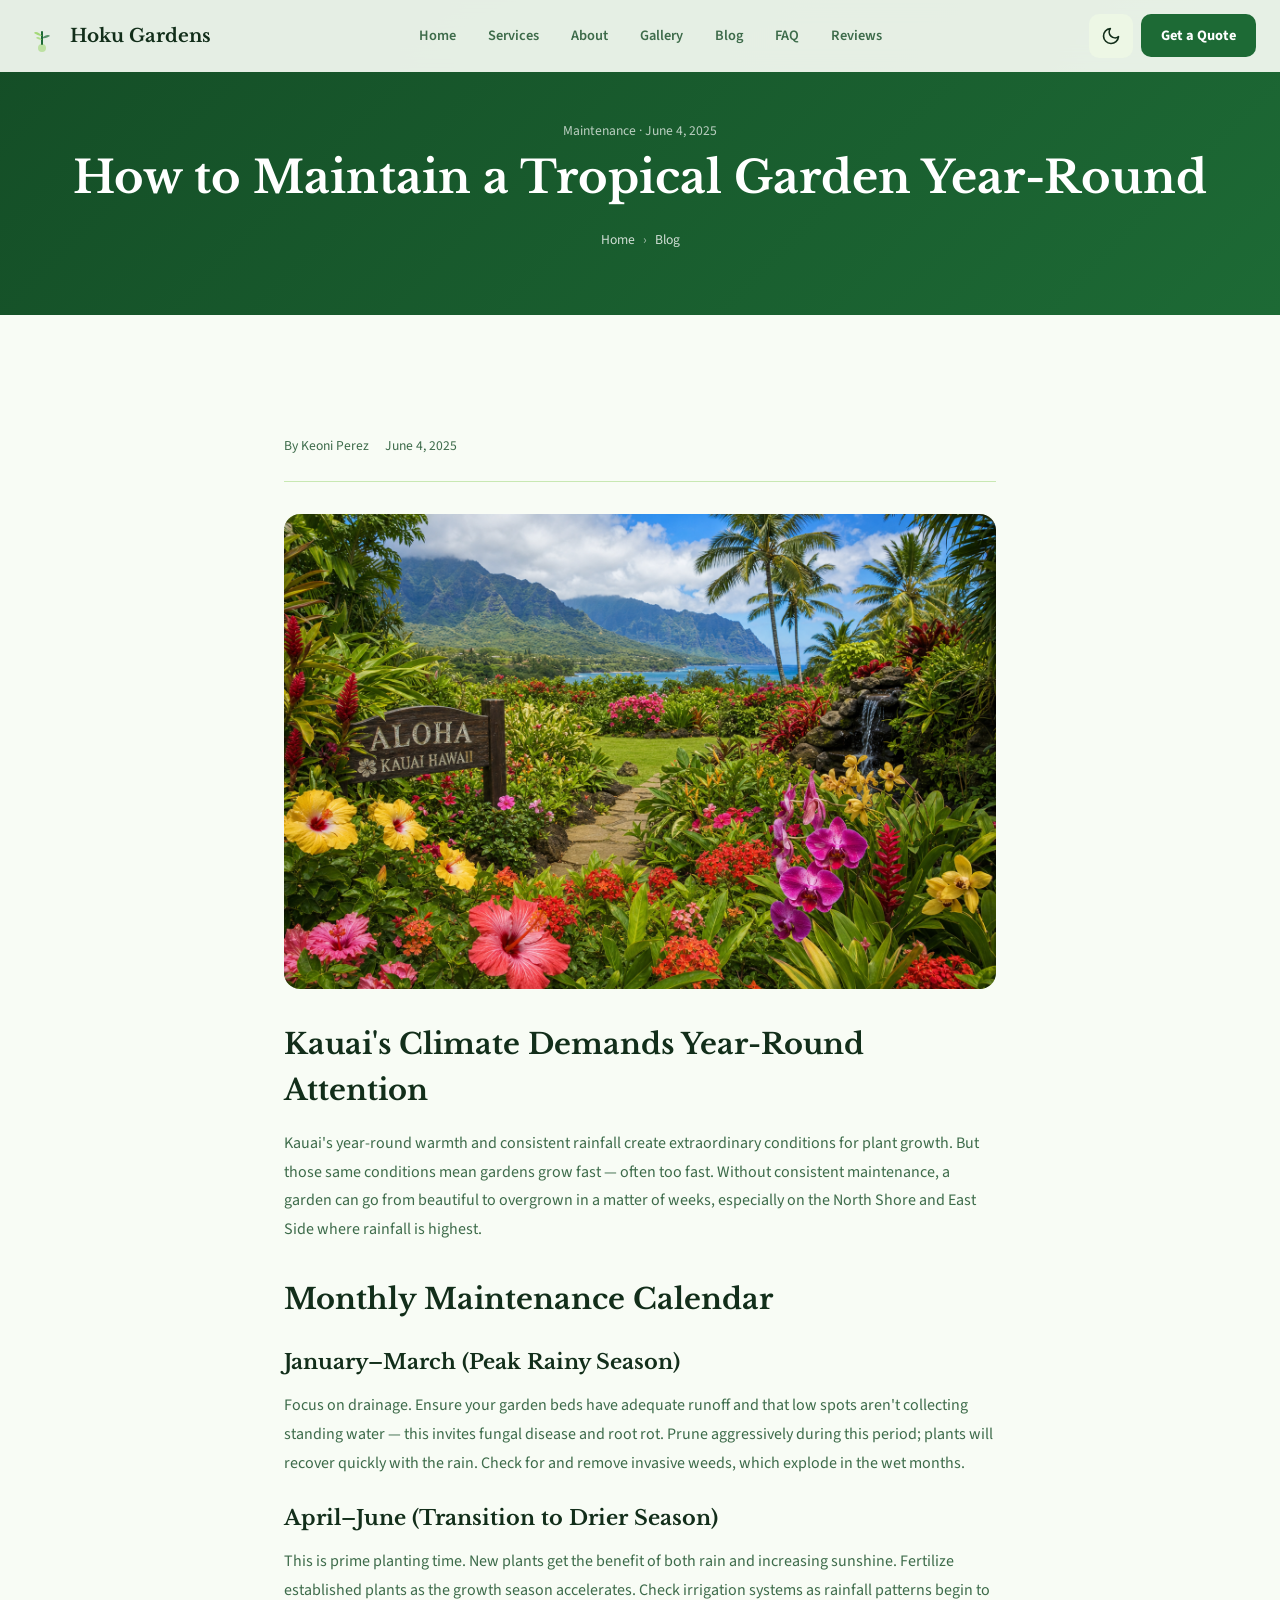
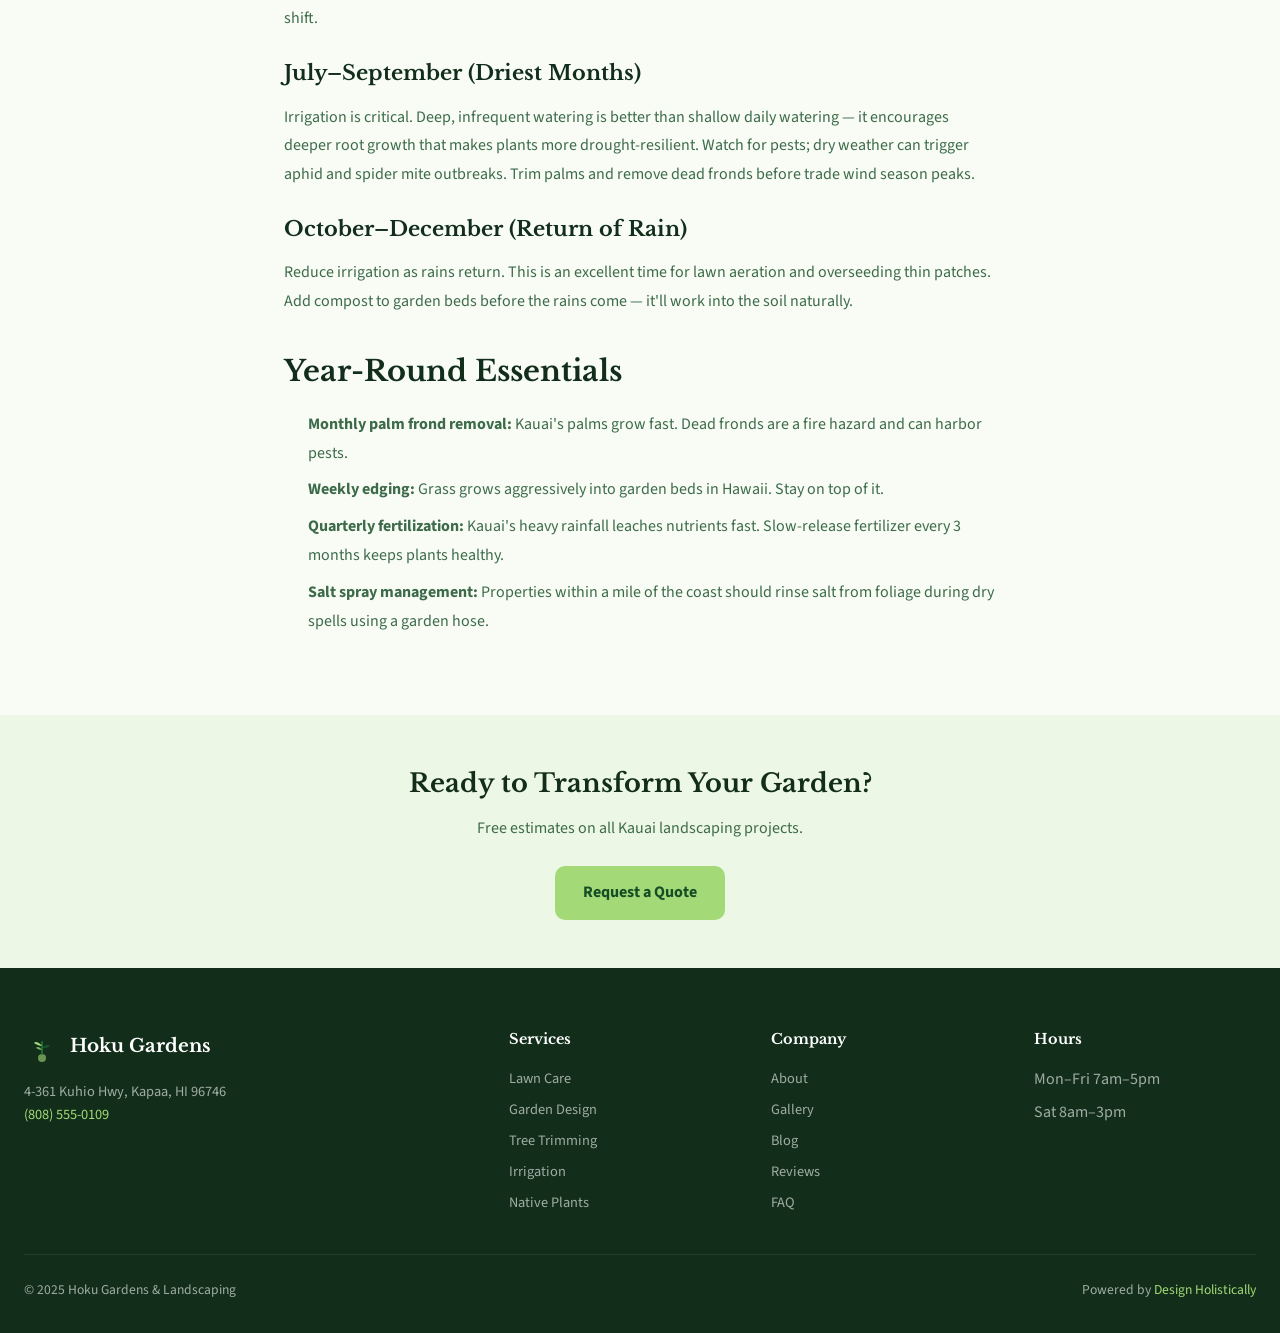
<file: blog-post-2.html>
<!DOCTYPE html><html lang="en" data-theme="light"><head><meta charset="UTF-8"><meta name="viewport" content="width=device-width, initial-scale=1.0"><title>How to Maintain a Tropical Garden Year-Round — Hoku Gardens Blog</title><link rel="stylesheet" href="css/style.css">  <link rel="icon" type="image/x-icon" href="images/favicon.ico">
  <link rel="icon" type="image/png" sizes="32x32" href="images/favicon-32x32.png">
  <link rel="icon" type="image/png" sizes="16x16" href="images/favicon-16x16.png">
  <link rel="apple-touch-icon" sizes="180x180" href="images/apple-touch-icon.png">
</head><body><header class="header"><div class="header-inner"><a href="index.html" class="logo"><svg viewBox="0 0 36 36" fill="none" width="36" height="36"><circle cx="18" cy="30" r="4" fill="#A3D977" opacity="0.6"/><path d="M18 26V14" stroke="#1D6A35" stroke-width="2" stroke-linecap="round"/><path d="M18 18c-3-4-7-5-8-3 2 1 5 3 8 3z" fill="#A3D977"/><path d="M18 20c3-3 7-4 8-2-2 1-5 3-8 2z" fill="#1D6A35" opacity="0.7"/><path d="M18 22c-2-3-5-4-6-2 2 1 4 2 6 2z" fill="#A3D977" opacity="0.8"/></svg>Hoku Gardens</a><nav class="nav"><a href="index.html">Home</a><a href="services.html">Services</a><a href="about.html">About</a><a href="gallery.html">Gallery</a><a href="blog.html">Blog</a><a href="faq.html">FAQ</a><a href="reviews.html">Reviews</a></nav><div class="header-actions"><button id="themeToggle" class="btn-theme" aria-label="Toggle dark mode"></button><a href="booking.html" class="btn-cta">Get a Quote</a><button id="hamburger" class="btn-hamburger" aria-label="Open menu"><span></span><span></span><span></span></button></div></div></header><nav id="mobileNav" class="mobile-nav"><a href="index.html">Home</a><a href="services.html">Services</a><a href="about.html">About</a><a href="gallery.html">Gallery</a><a href="blog.html">Blog</a><a href="faq.html">FAQ</a><a href="reviews.html">Reviews</a><a href="booking.html">Get a Quote</a><a href="admin.html">Admin</a></nav><div class="page-hero"><p style="color:rgba(255,255,255,0.7);font-size:0.85rem;">Maintenance · June 4, 2025</p><h1 style="font-size:clamp(1.6rem,4vw,2.8rem);">How to Maintain a Tropical Garden Year-Round</h1><div class="breadcrumb"><a href="index.html">Home</a> › <a href="blog.html">Blog</a></div></div><article style="padding-top:60px;"><div class="blog-post"><div class="blog-post-meta"><span>By Keoni Perez</span><span>June 4, 2025</span></div><img src="images/blog-2.png" style="border-radius:16px;margin-bottom:32px;"><h2>Kauai's Climate Demands Year-Round Attention</h2><p>Kauai's year-round warmth and consistent rainfall create extraordinary conditions for plant growth. But those same conditions mean gardens grow fast — often too fast. Without consistent maintenance, a garden can go from beautiful to overgrown in a matter of weeks, especially on the North Shore and East Side where rainfall is highest.</p>
<h2>Monthly Maintenance Calendar</h2>
<h3>January–March (Peak Rainy Season)</h3>
<p>Focus on drainage. Ensure your garden beds have adequate runoff and that low spots aren't collecting standing water — this invites fungal disease and root rot. Prune aggressively during this period; plants will recover quickly with the rain. Check for and remove invasive weeds, which explode in the wet months.</p>
<h3>April–June (Transition to Drier Season)</h3>
<p>This is prime planting time. New plants get the benefit of both rain and increasing sunshine. Fertilize established plants as the growth season accelerates. Check irrigation systems as rainfall patterns begin to shift.</p>
<h3>July–September (Driest Months)</h3>
<p>Irrigation is critical. Deep, infrequent watering is better than shallow daily watering — it encourages deeper root growth that makes plants more drought-resilient. Watch for pests; dry weather can trigger aphid and spider mite outbreaks. Trim palms and remove dead fronds before trade wind season peaks.</p>
<h3>October–December (Return of Rain)</h3>
<p>Reduce irrigation as rains return. This is an excellent time for lawn aeration and overseeding thin patches. Add compost to garden beds before the rains come — it'll work into the soil naturally.</p>
<h2>Year-Round Essentials</h2>
<ul>
<li><strong>Monthly palm frond removal:</strong> Kauai's palms grow fast. Dead fronds are a fire hazard and can harbor pests.</li>
<li><strong>Weekly edging:</strong> Grass grows aggressively into garden beds in Hawaii. Stay on top of it.</li>
<li><strong>Quarterly fertilization:</strong> Kauai's heavy rainfall leaches nutrients fast. Slow-release fertilizer every 3 months keeps plants healthy.</li>
<li><strong>Salt spray management:</strong> Properties within a mile of the coast should rinse salt from foliage during dry spells using a garden hose.</li>
</ul></div></article><div style="background:var(--gray-100);padding:48px 24px;text-align:center;"><h3 style="font-family:var(--font-display);font-size:1.6rem;margin-bottom:12px;">Ready to Transform Your Garden?</h3><p style="color:var(--text-muted);margin-bottom:24px;">Free estimates on all Kauai landscaping projects.</p><a href="booking.html" class="btn-primary" style="display:inline-flex;">Request a Quote</a></div><footer class="footer"><div class="footer-grid"><div class="footer-brand"><div class="logo" style="color:white;"><svg viewBox="0 0 36 36" fill="none" width="36" height="36"><circle cx="18" cy="30" r="4" fill="#A3D977" opacity="0.6"/><path d="M18 26V14" stroke="#1D6A35" stroke-width="2" stroke-linecap="round"/><path d="M18 18c-3-4-7-5-8-3 2 1 5 3 8 3z" fill="#A3D977"/><path d="M18 20c3-3 7-4 8-2-2 1-5 3-8 2z" fill="#1D6A35" opacity="0.7"/><path d="M18 22c-2-3-5-4-6-2 2 1 4 2 6 2z" fill="#A3D977" opacity="0.8"/></svg>Hoku Gardens</div><p>4-361 Kuhio Hwy, Kapaa, HI 96746<br><a href="tel:+18085550109" style="color:var(--accent);">(808) 555-0109</a></p></div><div><h4>Services</h4><div class="footer-links"><a href="services.html">Lawn Care</a><a href="services.html">Garden Design</a><a href="services.html">Tree Trimming</a><a href="services.html">Irrigation</a><a href="services.html">Native Plants</a></div></div><div><h4>Company</h4><div class="footer-links"><a href="about.html">About</a><a href="gallery.html">Gallery</a><a href="blog.html">Blog</a><a href="reviews.html">Reviews</a><a href="faq.html">FAQ</a></div></div><div><h4>Hours</h4><div class="footer-links"><span style="color:rgba(255,255,255,0.6);">Mon–Fri 7am–5pm</span><span style="color:rgba(255,255,255,0.6);">Sat 8am–3pm</span></div></div></div><div class="footer-bottom"><p>© 2025 Hoku Gardens & Landscaping</p><p>Powered by <a href="https://designholistically.com" target="_blank" rel="noopener">Design Holistically</a></p></div></footer><button id="backToTop" class="back-to-top"><svg width="20" height="20" viewBox="0 0 24 24" fill="none" stroke="currentColor" stroke-width="2"><polyline points="18 15 12 9 6 15"/></svg></button><script src="js/main.js"></script></body></html>
</file>
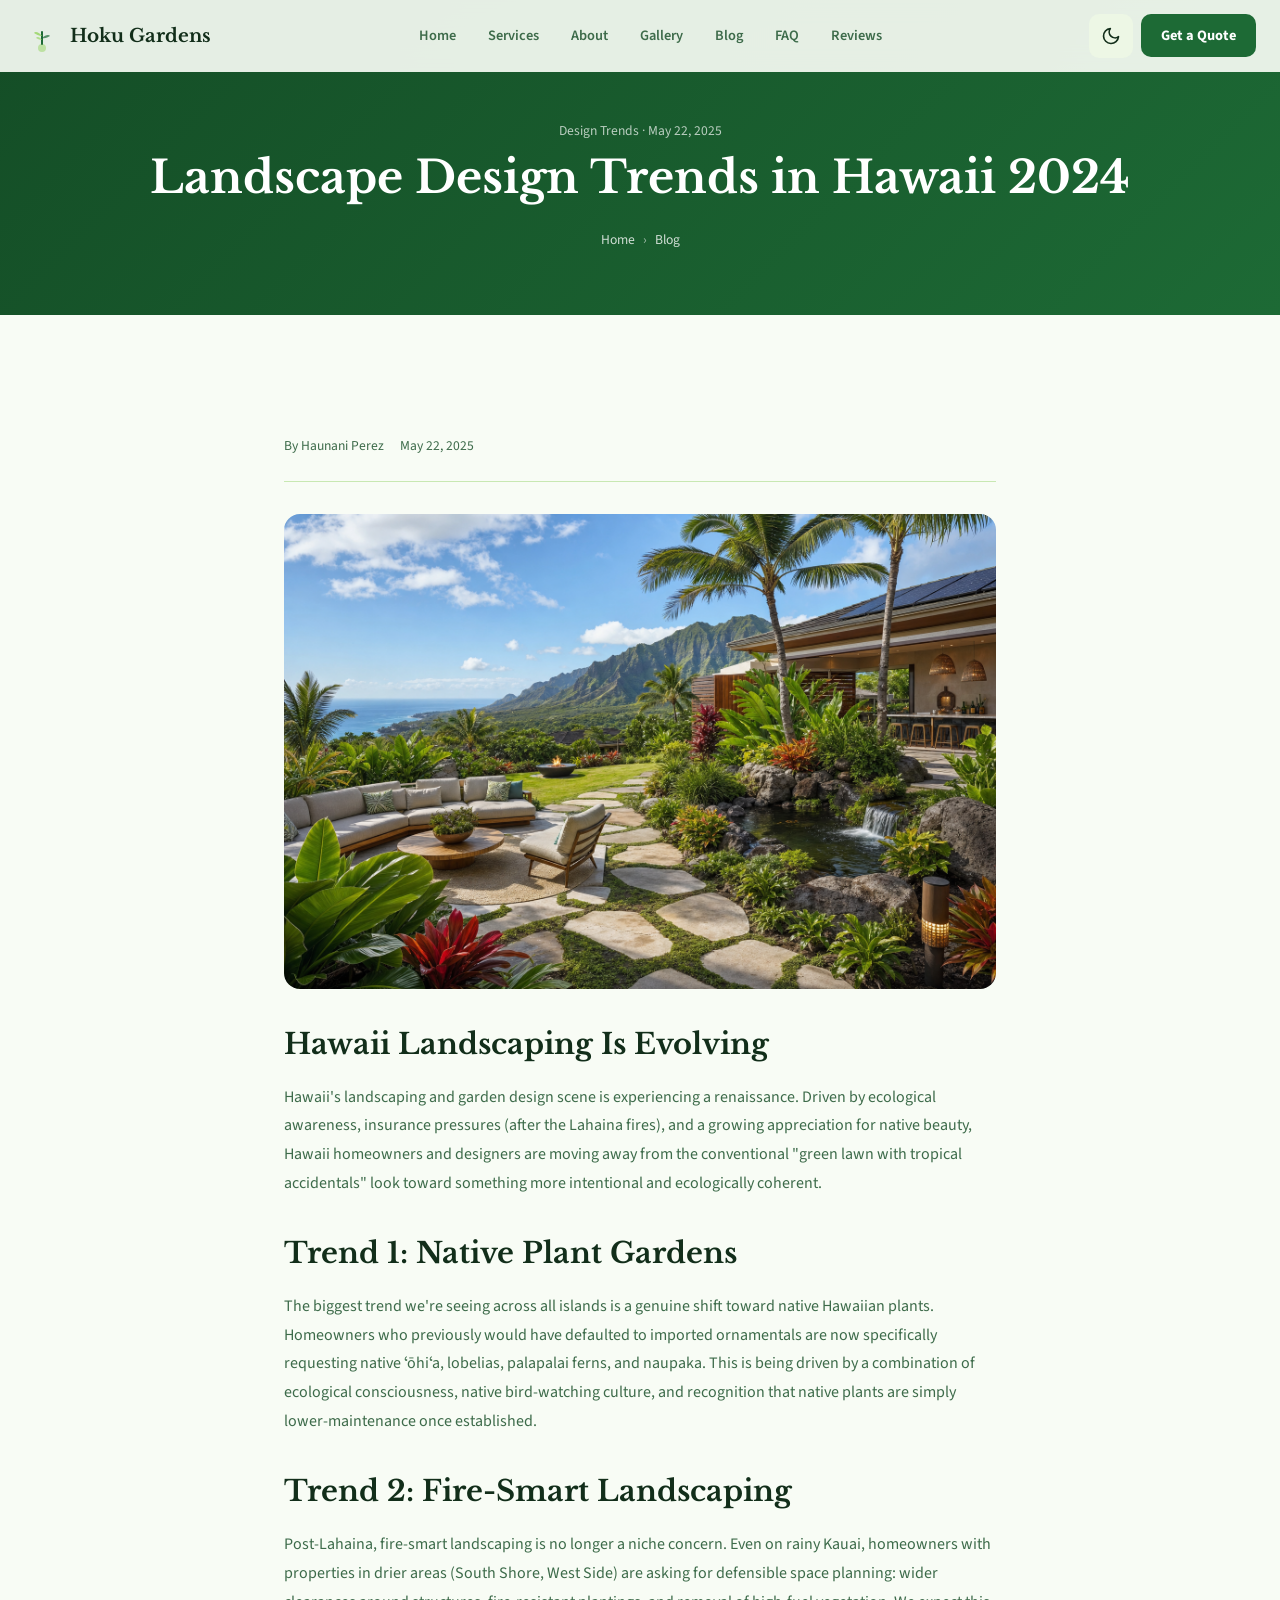
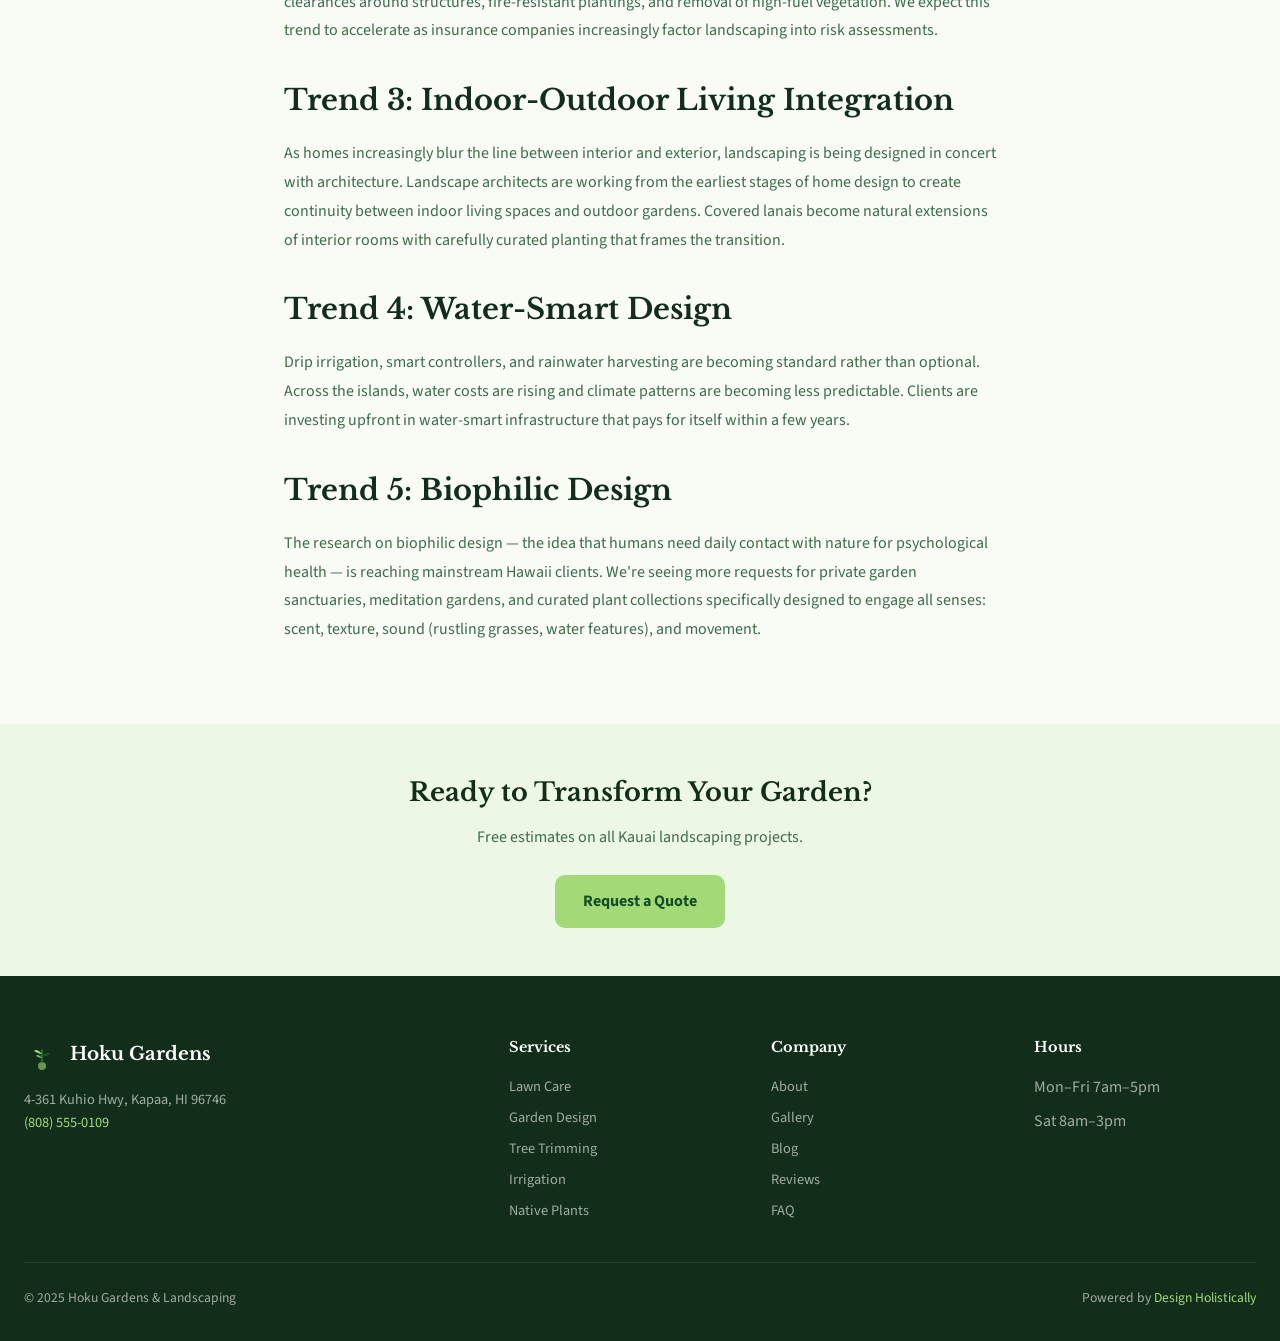
<file: blog-post-3.html>
<!DOCTYPE html><html lang="en" data-theme="light"><head><meta charset="UTF-8"><meta name="viewport" content="width=device-width, initial-scale=1.0"><title>Landscape Design Trends in Hawaii 2024 — Hoku Gardens Blog</title><link rel="stylesheet" href="css/style.css">  <link rel="icon" type="image/x-icon" href="images/favicon.ico">
  <link rel="icon" type="image/png" sizes="32x32" href="images/favicon-32x32.png">
  <link rel="icon" type="image/png" sizes="16x16" href="images/favicon-16x16.png">
  <link rel="apple-touch-icon" sizes="180x180" href="images/apple-touch-icon.png">
</head><body><header class="header"><div class="header-inner"><a href="index.html" class="logo"><svg viewBox="0 0 36 36" fill="none" width="36" height="36"><circle cx="18" cy="30" r="4" fill="#A3D977" opacity="0.6"/><path d="M18 26V14" stroke="#1D6A35" stroke-width="2" stroke-linecap="round"/><path d="M18 18c-3-4-7-5-8-3 2 1 5 3 8 3z" fill="#A3D977"/><path d="M18 20c3-3 7-4 8-2-2 1-5 3-8 2z" fill="#1D6A35" opacity="0.7"/><path d="M18 22c-2-3-5-4-6-2 2 1 4 2 6 2z" fill="#A3D977" opacity="0.8"/></svg>Hoku Gardens</a><nav class="nav"><a href="index.html">Home</a><a href="services.html">Services</a><a href="about.html">About</a><a href="gallery.html">Gallery</a><a href="blog.html">Blog</a><a href="faq.html">FAQ</a><a href="reviews.html">Reviews</a></nav><div class="header-actions"><button id="themeToggle" class="btn-theme" aria-label="Toggle dark mode"></button><a href="booking.html" class="btn-cta">Get a Quote</a><button id="hamburger" class="btn-hamburger" aria-label="Open menu"><span></span><span></span><span></span></button></div></div></header><nav id="mobileNav" class="mobile-nav"><a href="index.html">Home</a><a href="services.html">Services</a><a href="about.html">About</a><a href="gallery.html">Gallery</a><a href="blog.html">Blog</a><a href="faq.html">FAQ</a><a href="reviews.html">Reviews</a><a href="booking.html">Get a Quote</a><a href="admin.html">Admin</a></nav><div class="page-hero"><p style="color:rgba(255,255,255,0.7);font-size:0.85rem;">Design Trends · May 22, 2025</p><h1 style="font-size:clamp(1.6rem,4vw,2.8rem);">Landscape Design Trends in Hawaii 2024</h1><div class="breadcrumb"><a href="index.html">Home</a> › <a href="blog.html">Blog</a></div></div><article style="padding-top:60px;"><div class="blog-post"><div class="blog-post-meta"><span>By Haunani Perez</span><span>May 22, 2025</span></div><img src="images/blog-3.png" style="border-radius:16px;margin-bottom:32px;"><h2>Hawaii Landscaping Is Evolving</h2><p>Hawaii's landscaping and garden design scene is experiencing a renaissance. Driven by ecological awareness, insurance pressures (after the Lahaina fires), and a growing appreciation for native beauty, Hawaii homeowners and designers are moving away from the conventional "green lawn with tropical accidentals" look toward something more intentional and ecologically coherent.</p>
<h2>Trend 1: Native Plant Gardens</h2><p>The biggest trend we're seeing across all islands is a genuine shift toward native Hawaiian plants. Homeowners who previously would have defaulted to imported ornamentals are now specifically requesting native ʻōhiʻa, lobelias, palapalai ferns, and naupaka. This is being driven by a combination of ecological consciousness, native bird-watching culture, and recognition that native plants are simply lower-maintenance once established.</p>
<h2>Trend 2: Fire-Smart Landscaping</h2><p>Post-Lahaina, fire-smart landscaping is no longer a niche concern. Even on rainy Kauai, homeowners with properties in drier areas (South Shore, West Side) are asking for defensible space planning: wider clearances around structures, fire-resistant plantings, and removal of high-fuel vegetation. We expect this trend to accelerate as insurance companies increasingly factor landscaping into risk assessments.</p>
<h2>Trend 3: Indoor-Outdoor Living Integration</h2><p>As homes increasingly blur the line between interior and exterior, landscaping is being designed in concert with architecture. Landscape architects are working from the earliest stages of home design to create continuity between indoor living spaces and outdoor gardens. Covered lanais become natural extensions of interior rooms with carefully curated planting that frames the transition.</p>
<h2>Trend 4: Water-Smart Design</h2><p>Drip irrigation, smart controllers, and rainwater harvesting are becoming standard rather than optional. Across the islands, water costs are rising and climate patterns are becoming less predictable. Clients are investing upfront in water-smart infrastructure that pays for itself within a few years.</p>
<h2>Trend 5: Biophilic Design</h2><p>The research on biophilic design — the idea that humans need daily contact with nature for psychological health — is reaching mainstream Hawaii clients. We're seeing more requests for private garden sanctuaries, meditation gardens, and curated plant collections specifically designed to engage all senses: scent, texture, sound (rustling grasses, water features), and movement.</p></div></article><div style="background:var(--gray-100);padding:48px 24px;text-align:center;"><h3 style="font-family:var(--font-display);font-size:1.6rem;margin-bottom:12px;">Ready to Transform Your Garden?</h3><p style="color:var(--text-muted);margin-bottom:24px;">Free estimates on all Kauai landscaping projects.</p><a href="booking.html" class="btn-primary" style="display:inline-flex;">Request a Quote</a></div><footer class="footer"><div class="footer-grid"><div class="footer-brand"><div class="logo" style="color:white;"><svg viewBox="0 0 36 36" fill="none" width="36" height="36"><circle cx="18" cy="30" r="4" fill="#A3D977" opacity="0.6"/><path d="M18 26V14" stroke="#1D6A35" stroke-width="2" stroke-linecap="round"/><path d="M18 18c-3-4-7-5-8-3 2 1 5 3 8 3z" fill="#A3D977"/><path d="M18 20c3-3 7-4 8-2-2 1-5 3-8 2z" fill="#1D6A35" opacity="0.7"/><path d="M18 22c-2-3-5-4-6-2 2 1 4 2 6 2z" fill="#A3D977" opacity="0.8"/></svg>Hoku Gardens</div><p>4-361 Kuhio Hwy, Kapaa, HI 96746<br><a href="tel:+18085550109" style="color:var(--accent);">(808) 555-0109</a></p></div><div><h4>Services</h4><div class="footer-links"><a href="services.html">Lawn Care</a><a href="services.html">Garden Design</a><a href="services.html">Tree Trimming</a><a href="services.html">Irrigation</a><a href="services.html">Native Plants</a></div></div><div><h4>Company</h4><div class="footer-links"><a href="about.html">About</a><a href="gallery.html">Gallery</a><a href="blog.html">Blog</a><a href="reviews.html">Reviews</a><a href="faq.html">FAQ</a></div></div><div><h4>Hours</h4><div class="footer-links"><span style="color:rgba(255,255,255,0.6);">Mon–Fri 7am–5pm</span><span style="color:rgba(255,255,255,0.6);">Sat 8am–3pm</span></div></div></div><div class="footer-bottom"><p>© 2025 Hoku Gardens & Landscaping</p><p>Powered by <a href="https://designholistically.com" target="_blank" rel="noopener">Design Holistically</a></p></div></footer><button id="backToTop" class="back-to-top"><svg width="20" height="20" viewBox="0 0 24 24" fill="none" stroke="currentColor" stroke-width="2"><polyline points="18 15 12 9 6 15"/></svg></button><script src="js/main.js"></script></body></html>
</file>
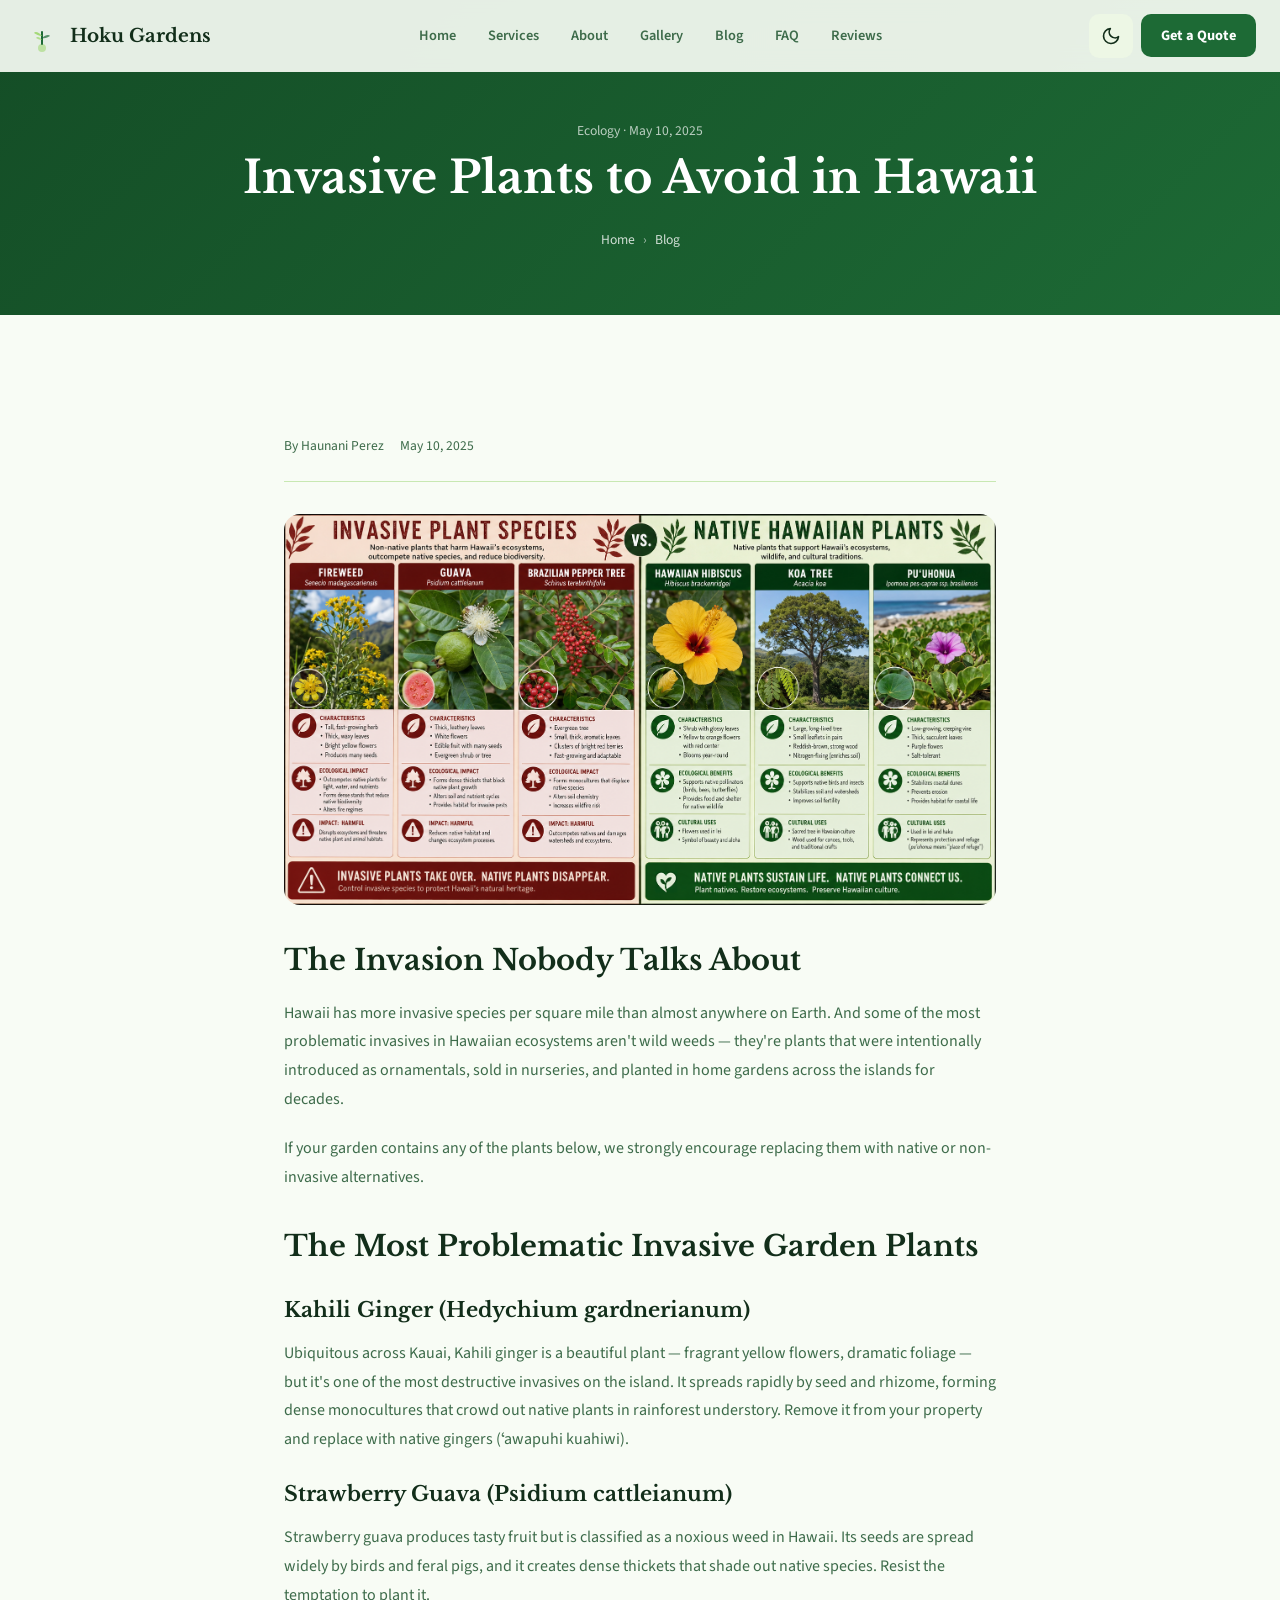
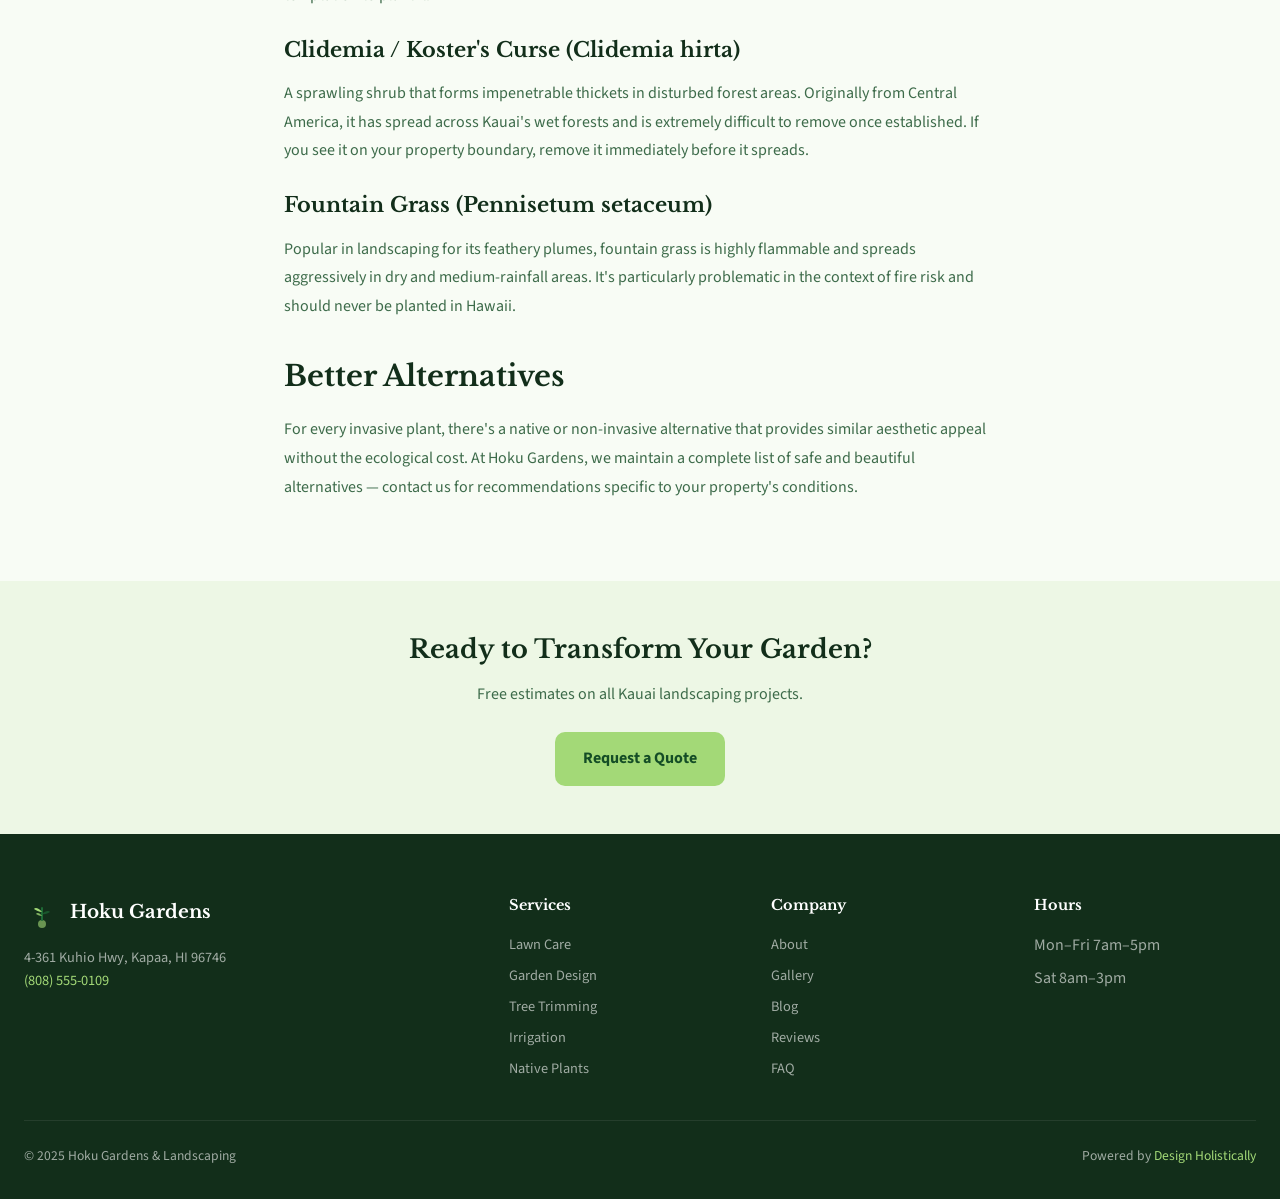
<file: blog-post-4.html>
<!DOCTYPE html><html lang="en" data-theme="light"><head><meta charset="UTF-8"><meta name="viewport" content="width=device-width, initial-scale=1.0"><title>Invasive Plants to Avoid in Hawaii — Hoku Gardens Blog</title><link rel="stylesheet" href="css/style.css">  <link rel="icon" type="image/x-icon" href="images/favicon.ico">
  <link rel="icon" type="image/png" sizes="32x32" href="images/favicon-32x32.png">
  <link rel="icon" type="image/png" sizes="16x16" href="images/favicon-16x16.png">
  <link rel="apple-touch-icon" sizes="180x180" href="images/apple-touch-icon.png">
</head><body><header class="header"><div class="header-inner"><a href="index.html" class="logo"><svg viewBox="0 0 36 36" fill="none" width="36" height="36"><circle cx="18" cy="30" r="4" fill="#A3D977" opacity="0.6"/><path d="M18 26V14" stroke="#1D6A35" stroke-width="2" stroke-linecap="round"/><path d="M18 18c-3-4-7-5-8-3 2 1 5 3 8 3z" fill="#A3D977"/><path d="M18 20c3-3 7-4 8-2-2 1-5 3-8 2z" fill="#1D6A35" opacity="0.7"/><path d="M18 22c-2-3-5-4-6-2 2 1 4 2 6 2z" fill="#A3D977" opacity="0.8"/></svg>Hoku Gardens</a><nav class="nav"><a href="index.html">Home</a><a href="services.html">Services</a><a href="about.html">About</a><a href="gallery.html">Gallery</a><a href="blog.html">Blog</a><a href="faq.html">FAQ</a><a href="reviews.html">Reviews</a></nav><div class="header-actions"><button id="themeToggle" class="btn-theme" aria-label="Toggle dark mode"></button><a href="booking.html" class="btn-cta">Get a Quote</a><button id="hamburger" class="btn-hamburger" aria-label="Open menu"><span></span><span></span><span></span></button></div></div></header><nav id="mobileNav" class="mobile-nav"><a href="index.html">Home</a><a href="services.html">Services</a><a href="about.html">About</a><a href="gallery.html">Gallery</a><a href="blog.html">Blog</a><a href="faq.html">FAQ</a><a href="reviews.html">Reviews</a><a href="booking.html">Get a Quote</a><a href="admin.html">Admin</a></nav><div class="page-hero"><p style="color:rgba(255,255,255,0.7);font-size:0.85rem;">Ecology · May 10, 2025</p><h1 style="font-size:clamp(1.6rem,4vw,2.8rem);">Invasive Plants to Avoid in Hawaii</h1><div class="breadcrumb"><a href="index.html">Home</a> › <a href="blog.html">Blog</a></div></div><article style="padding-top:60px;"><div class="blog-post"><div class="blog-post-meta"><span>By Haunani Perez</span><span>May 10, 2025</span></div><img src="images/blog-4.png" style="border-radius:16px;margin-bottom:32px;"><h2>The Invasion Nobody Talks About</h2><p>Hawaii has more invasive species per square mile than almost anywhere on Earth. And some of the most problematic invasives in Hawaiian ecosystems aren't wild weeds — they're plants that were intentionally introduced as ornamentals, sold in nurseries, and planted in home gardens across the islands for decades.</p>
<p>If your garden contains any of the plants below, we strongly encourage replacing them with native or non-invasive alternatives.</p>
<h2>The Most Problematic Invasive Garden Plants</h2>
<h3>Kahili Ginger (Hedychium gardnerianum)</h3>
<p>Ubiquitous across Kauai, Kahili ginger is a beautiful plant — fragrant yellow flowers, dramatic foliage — but it's one of the most destructive invasives on the island. It spreads rapidly by seed and rhizome, forming dense monocultures that crowd out native plants in rainforest understory. Remove it from your property and replace with native gingers (ʻawapuhi kuahiwi).</p>
<h3>Strawberry Guava (Psidium cattleianum)</h3>
<p>Strawberry guava produces tasty fruit but is classified as a noxious weed in Hawaii. Its seeds are spread widely by birds and feral pigs, and it creates dense thickets that shade out native species. Resist the temptation to plant it.</p>
<h3>Clidemia / Koster's Curse (Clidemia hirta)</h3>
<p>A sprawling shrub that forms impenetrable thickets in disturbed forest areas. Originally from Central America, it has spread across Kauai's wet forests and is extremely difficult to remove once established. If you see it on your property boundary, remove it immediately before it spreads.</p>
<h3>Fountain Grass (Pennisetum setaceum)</h3>
<p>Popular in landscaping for its feathery plumes, fountain grass is highly flammable and spreads aggressively in dry and medium-rainfall areas. It's particularly problematic in the context of fire risk and should never be planted in Hawaii.</p>
<h2>Better Alternatives</h2>
<p>For every invasive plant, there's a native or non-invasive alternative that provides similar aesthetic appeal without the ecological cost. At Hoku Gardens, we maintain a complete list of safe and beautiful alternatives — contact us for recommendations specific to your property's conditions.</p></div></article><div style="background:var(--gray-100);padding:48px 24px;text-align:center;"><h3 style="font-family:var(--font-display);font-size:1.6rem;margin-bottom:12px;">Ready to Transform Your Garden?</h3><p style="color:var(--text-muted);margin-bottom:24px;">Free estimates on all Kauai landscaping projects.</p><a href="booking.html" class="btn-primary" style="display:inline-flex;">Request a Quote</a></div><footer class="footer"><div class="footer-grid"><div class="footer-brand"><div class="logo" style="color:white;"><svg viewBox="0 0 36 36" fill="none" width="36" height="36"><circle cx="18" cy="30" r="4" fill="#A3D977" opacity="0.6"/><path d="M18 26V14" stroke="#1D6A35" stroke-width="2" stroke-linecap="round"/><path d="M18 18c-3-4-7-5-8-3 2 1 5 3 8 3z" fill="#A3D977"/><path d="M18 20c3-3 7-4 8-2-2 1-5 3-8 2z" fill="#1D6A35" opacity="0.7"/><path d="M18 22c-2-3-5-4-6-2 2 1 4 2 6 2z" fill="#A3D977" opacity="0.8"/></svg>Hoku Gardens</div><p>4-361 Kuhio Hwy, Kapaa, HI 96746<br><a href="tel:+18085550109" style="color:var(--accent);">(808) 555-0109</a></p></div><div><h4>Services</h4><div class="footer-links"><a href="services.html">Lawn Care</a><a href="services.html">Garden Design</a><a href="services.html">Tree Trimming</a><a href="services.html">Irrigation</a><a href="services.html">Native Plants</a></div></div><div><h4>Company</h4><div class="footer-links"><a href="about.html">About</a><a href="gallery.html">Gallery</a><a href="blog.html">Blog</a><a href="reviews.html">Reviews</a><a href="faq.html">FAQ</a></div></div><div><h4>Hours</h4><div class="footer-links"><span style="color:rgba(255,255,255,0.6);">Mon–Fri 7am–5pm</span><span style="color:rgba(255,255,255,0.6);">Sat 8am–3pm</span></div></div></div><div class="footer-bottom"><p>© 2025 Hoku Gardens & Landscaping</p><p>Powered by <a href="https://designholistically.com" target="_blank" rel="noopener">Design Holistically</a></p></div></footer><button id="backToTop" class="back-to-top"><svg width="20" height="20" viewBox="0 0 24 24" fill="none" stroke="currentColor" stroke-width="2"><polyline points="18 15 12 9 6 15"/></svg></button><script src="js/main.js"></script></body></html>
</file>
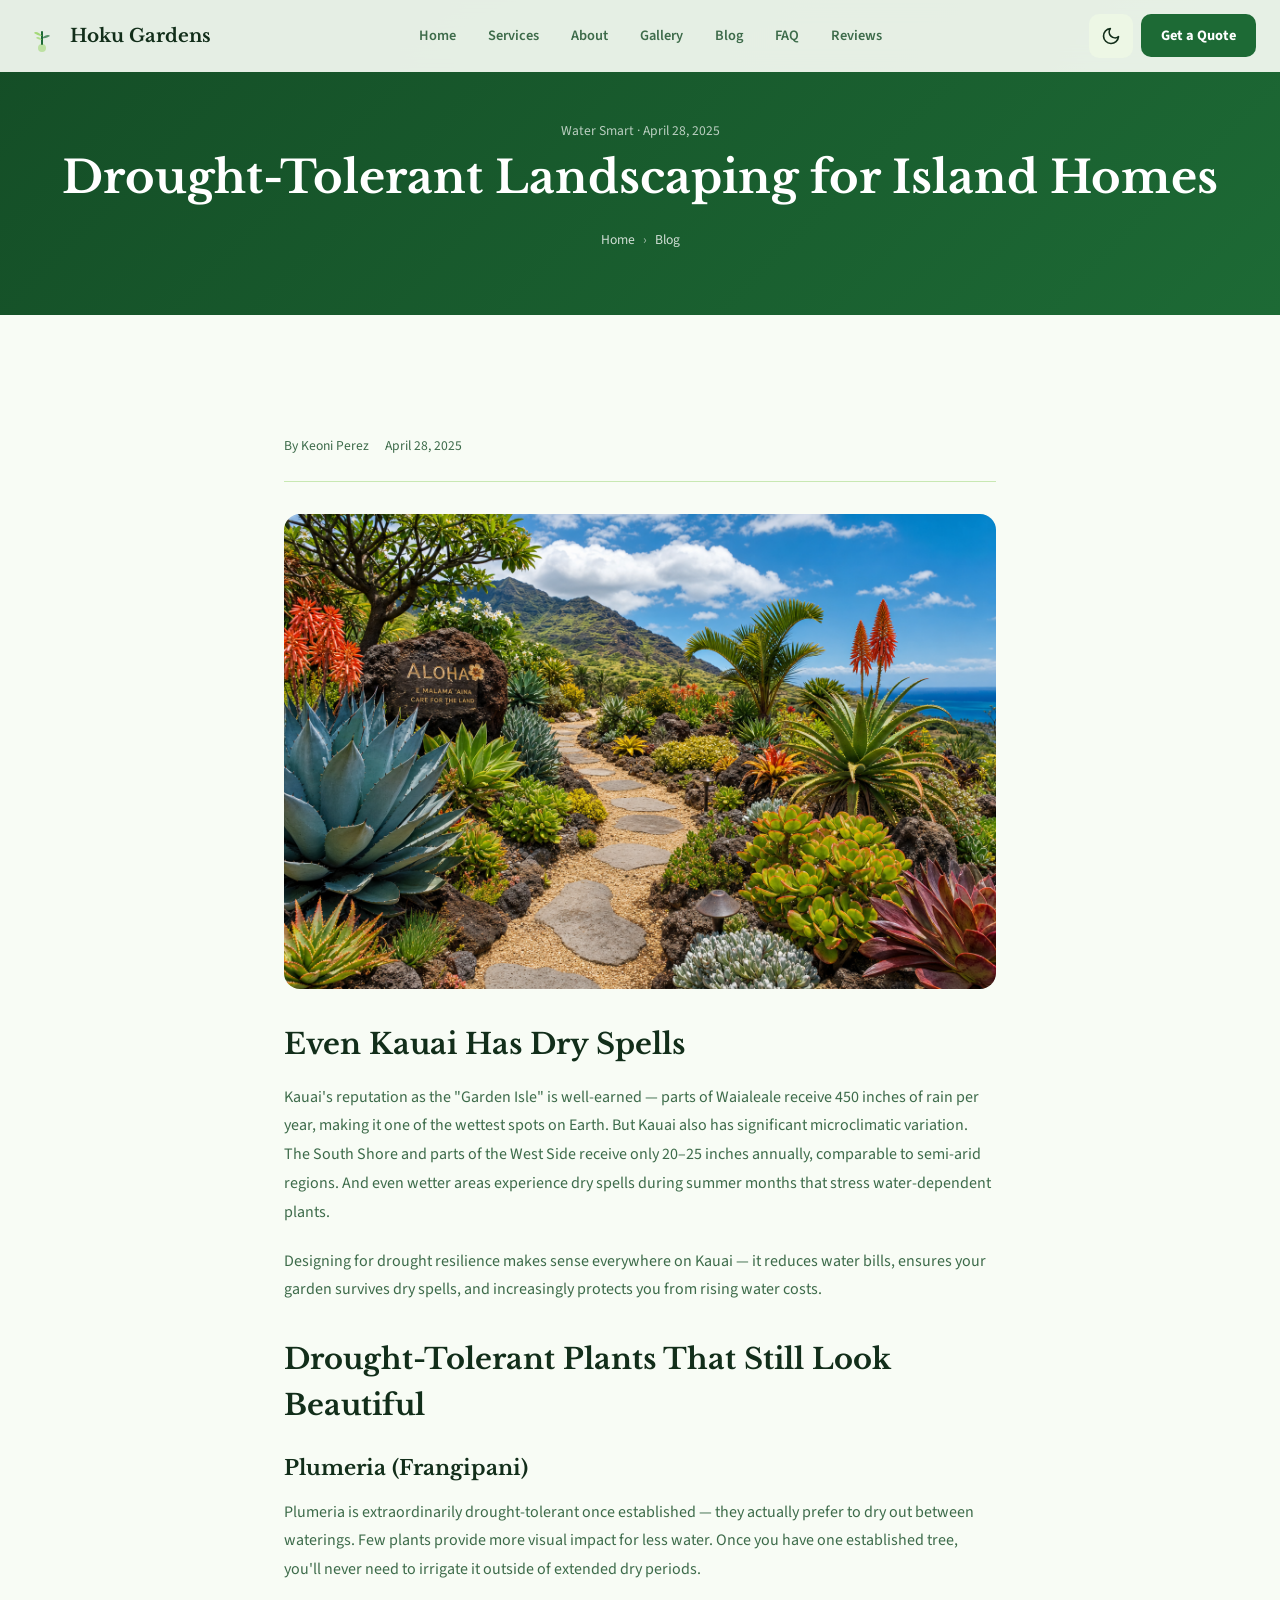
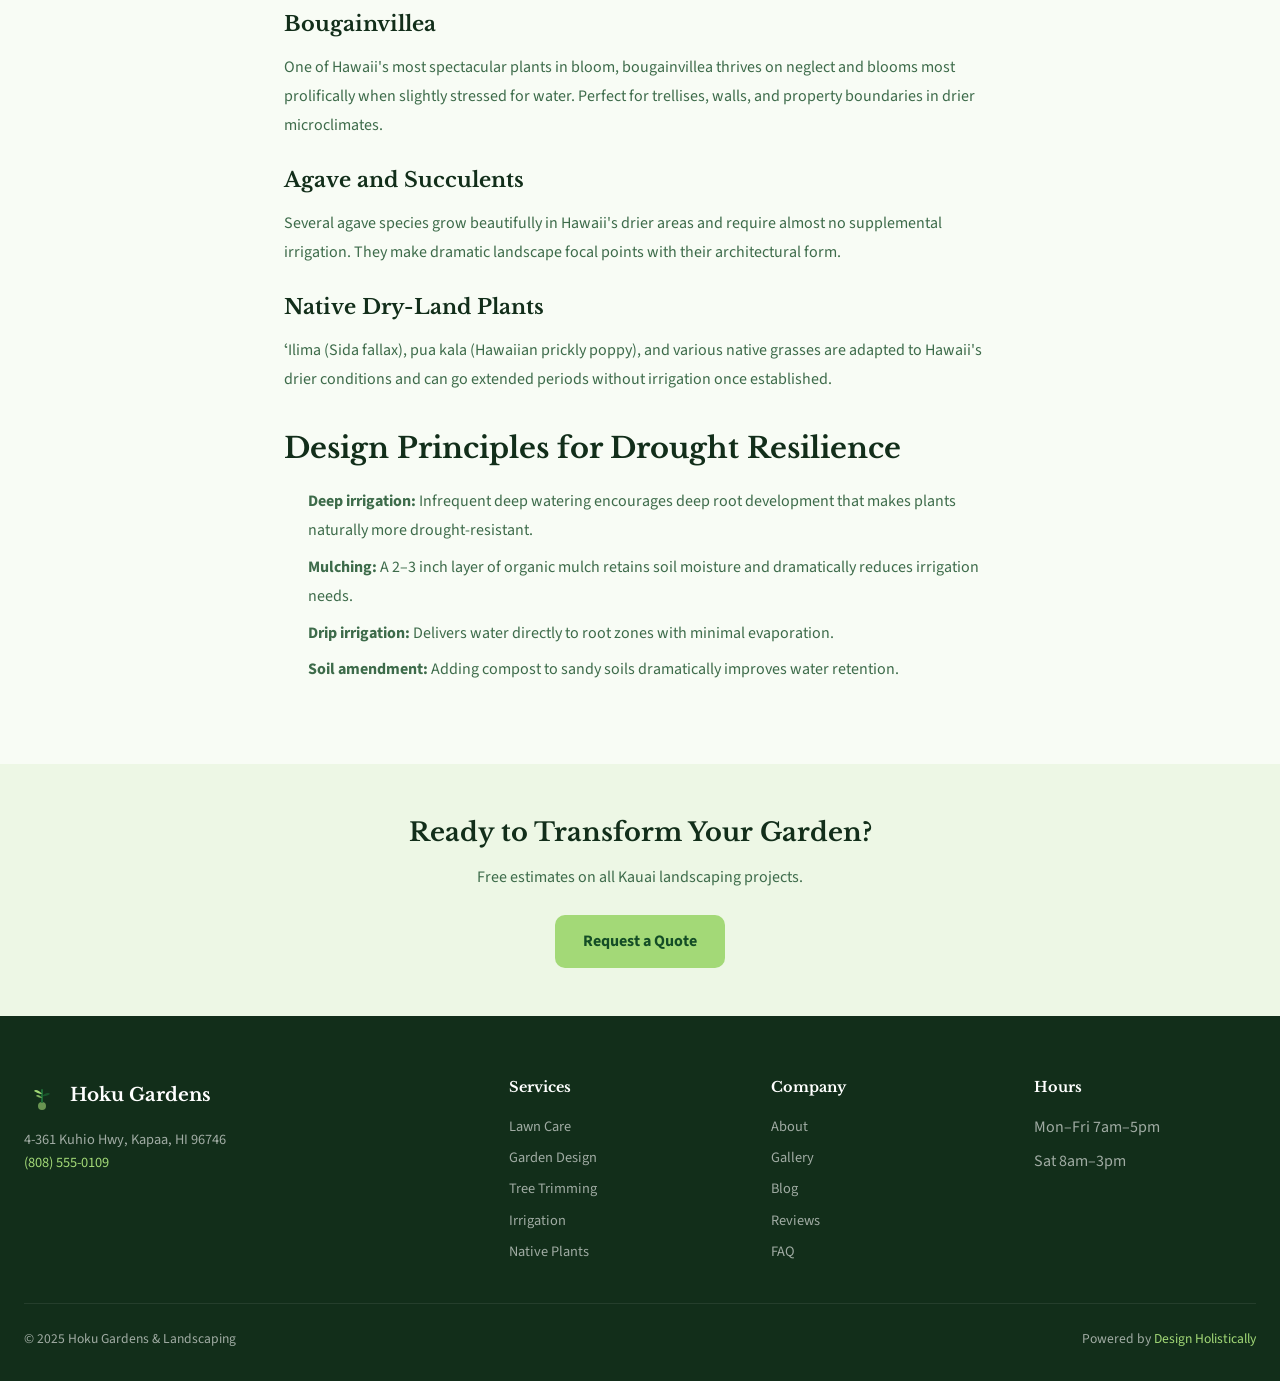
<file: blog-post-5.html>
<!DOCTYPE html><html lang="en" data-theme="light"><head><meta charset="UTF-8"><meta name="viewport" content="width=device-width, initial-scale=1.0"><title>Drought-Tolerant Landscaping for Island Homes — Hoku Gardens Blog</title><link rel="stylesheet" href="css/style.css">  <link rel="icon" type="image/x-icon" href="images/favicon.ico">
  <link rel="icon" type="image/png" sizes="32x32" href="images/favicon-32x32.png">
  <link rel="icon" type="image/png" sizes="16x16" href="images/favicon-16x16.png">
  <link rel="apple-touch-icon" sizes="180x180" href="images/apple-touch-icon.png">
</head><body><header class="header"><div class="header-inner"><a href="index.html" class="logo"><svg viewBox="0 0 36 36" fill="none" width="36" height="36"><circle cx="18" cy="30" r="4" fill="#A3D977" opacity="0.6"/><path d="M18 26V14" stroke="#1D6A35" stroke-width="2" stroke-linecap="round"/><path d="M18 18c-3-4-7-5-8-3 2 1 5 3 8 3z" fill="#A3D977"/><path d="M18 20c3-3 7-4 8-2-2 1-5 3-8 2z" fill="#1D6A35" opacity="0.7"/><path d="M18 22c-2-3-5-4-6-2 2 1 4 2 6 2z" fill="#A3D977" opacity="0.8"/></svg>Hoku Gardens</a><nav class="nav"><a href="index.html">Home</a><a href="services.html">Services</a><a href="about.html">About</a><a href="gallery.html">Gallery</a><a href="blog.html">Blog</a><a href="faq.html">FAQ</a><a href="reviews.html">Reviews</a></nav><div class="header-actions"><button id="themeToggle" class="btn-theme" aria-label="Toggle dark mode"></button><a href="booking.html" class="btn-cta">Get a Quote</a><button id="hamburger" class="btn-hamburger" aria-label="Open menu"><span></span><span></span><span></span></button></div></div></header><nav id="mobileNav" class="mobile-nav"><a href="index.html">Home</a><a href="services.html">Services</a><a href="about.html">About</a><a href="gallery.html">Gallery</a><a href="blog.html">Blog</a><a href="faq.html">FAQ</a><a href="reviews.html">Reviews</a><a href="booking.html">Get a Quote</a><a href="admin.html">Admin</a></nav><div class="page-hero"><p style="color:rgba(255,255,255,0.7);font-size:0.85rem;">Water Smart · April 28, 2025</p><h1 style="font-size:clamp(1.6rem,4vw,2.8rem);">Drought-Tolerant Landscaping for Island Homes</h1><div class="breadcrumb"><a href="index.html">Home</a> › <a href="blog.html">Blog</a></div></div><article style="padding-top:60px;"><div class="blog-post"><div class="blog-post-meta"><span>By Keoni Perez</span><span>April 28, 2025</span></div><img src="images/blog-5.png" style="border-radius:16px;margin-bottom:32px;"><h2>Even Kauai Has Dry Spells</h2><p>Kauai's reputation as the "Garden Isle" is well-earned — parts of Waialeale receive 450 inches of rain per year, making it one of the wettest spots on Earth. But Kauai also has significant microclimatic variation. The South Shore and parts of the West Side receive only 20–25 inches annually, comparable to semi-arid regions. And even wetter areas experience dry spells during summer months that stress water-dependent plants.</p>
<p>Designing for drought resilience makes sense everywhere on Kauai — it reduces water bills, ensures your garden survives dry spells, and increasingly protects you from rising water costs.</p>
<h2>Drought-Tolerant Plants That Still Look Beautiful</h2>
<h3>Plumeria (Frangipani)</h3>
<p>Plumeria is extraordinarily drought-tolerant once established — they actually prefer to dry out between waterings. Few plants provide more visual impact for less water. Once you have one established tree, you'll never need to irrigate it outside of extended dry periods.</p>
<h3>Bougainvillea</h3>
<p>One of Hawaii's most spectacular plants in bloom, bougainvillea thrives on neglect and blooms most prolifically when slightly stressed for water. Perfect for trellises, walls, and property boundaries in drier microclimates.</p>
<h3>Agave and Succulents</h3>
<p>Several agave species grow beautifully in Hawaii's drier areas and require almost no supplemental irrigation. They make dramatic landscape focal points with their architectural form.</p>
<h3>Native Dry-Land Plants</h3>
<p>ʻIlima (Sida fallax), pua kala (Hawaiian prickly poppy), and various native grasses are adapted to Hawaii's drier conditions and can go extended periods without irrigation once established.</p>
<h2>Design Principles for Drought Resilience</h2>
<ul>
<li><strong>Deep irrigation:</strong> Infrequent deep watering encourages deep root development that makes plants naturally more drought-resistant.</li>
<li><strong>Mulching:</strong> A 2–3 inch layer of organic mulch retains soil moisture and dramatically reduces irrigation needs.</li>
<li><strong>Drip irrigation:</strong> Delivers water directly to root zones with minimal evaporation.</li>
<li><strong>Soil amendment:</strong> Adding compost to sandy soils dramatically improves water retention.</li>
</ul></div></article><div style="background:var(--gray-100);padding:48px 24px;text-align:center;"><h3 style="font-family:var(--font-display);font-size:1.6rem;margin-bottom:12px;">Ready to Transform Your Garden?</h3><p style="color:var(--text-muted);margin-bottom:24px;">Free estimates on all Kauai landscaping projects.</p><a href="booking.html" class="btn-primary" style="display:inline-flex;">Request a Quote</a></div><footer class="footer"><div class="footer-grid"><div class="footer-brand"><div class="logo" style="color:white;"><svg viewBox="0 0 36 36" fill="none" width="36" height="36"><circle cx="18" cy="30" r="4" fill="#A3D977" opacity="0.6"/><path d="M18 26V14" stroke="#1D6A35" stroke-width="2" stroke-linecap="round"/><path d="M18 18c-3-4-7-5-8-3 2 1 5 3 8 3z" fill="#A3D977"/><path d="M18 20c3-3 7-4 8-2-2 1-5 3-8 2z" fill="#1D6A35" opacity="0.7"/><path d="M18 22c-2-3-5-4-6-2 2 1 4 2 6 2z" fill="#A3D977" opacity="0.8"/></svg>Hoku Gardens</div><p>4-361 Kuhio Hwy, Kapaa, HI 96746<br><a href="tel:+18085550109" style="color:var(--accent);">(808) 555-0109</a></p></div><div><h4>Services</h4><div class="footer-links"><a href="services.html">Lawn Care</a><a href="services.html">Garden Design</a><a href="services.html">Tree Trimming</a><a href="services.html">Irrigation</a><a href="services.html">Native Plants</a></div></div><div><h4>Company</h4><div class="footer-links"><a href="about.html">About</a><a href="gallery.html">Gallery</a><a href="blog.html">Blog</a><a href="reviews.html">Reviews</a><a href="faq.html">FAQ</a></div></div><div><h4>Hours</h4><div class="footer-links"><span style="color:rgba(255,255,255,0.6);">Mon–Fri 7am–5pm</span><span style="color:rgba(255,255,255,0.6);">Sat 8am–3pm</span></div></div></div><div class="footer-bottom"><p>© 2025 Hoku Gardens & Landscaping</p><p>Powered by <a href="https://designholistically.com" target="_blank" rel="noopener">Design Holistically</a></p></div></footer><button id="backToTop" class="back-to-top"><svg width="20" height="20" viewBox="0 0 24 24" fill="none" stroke="currentColor" stroke-width="2"><polyline points="18 15 12 9 6 15"/></svg></button><script src="js/main.js"></script></body></html>
</file>
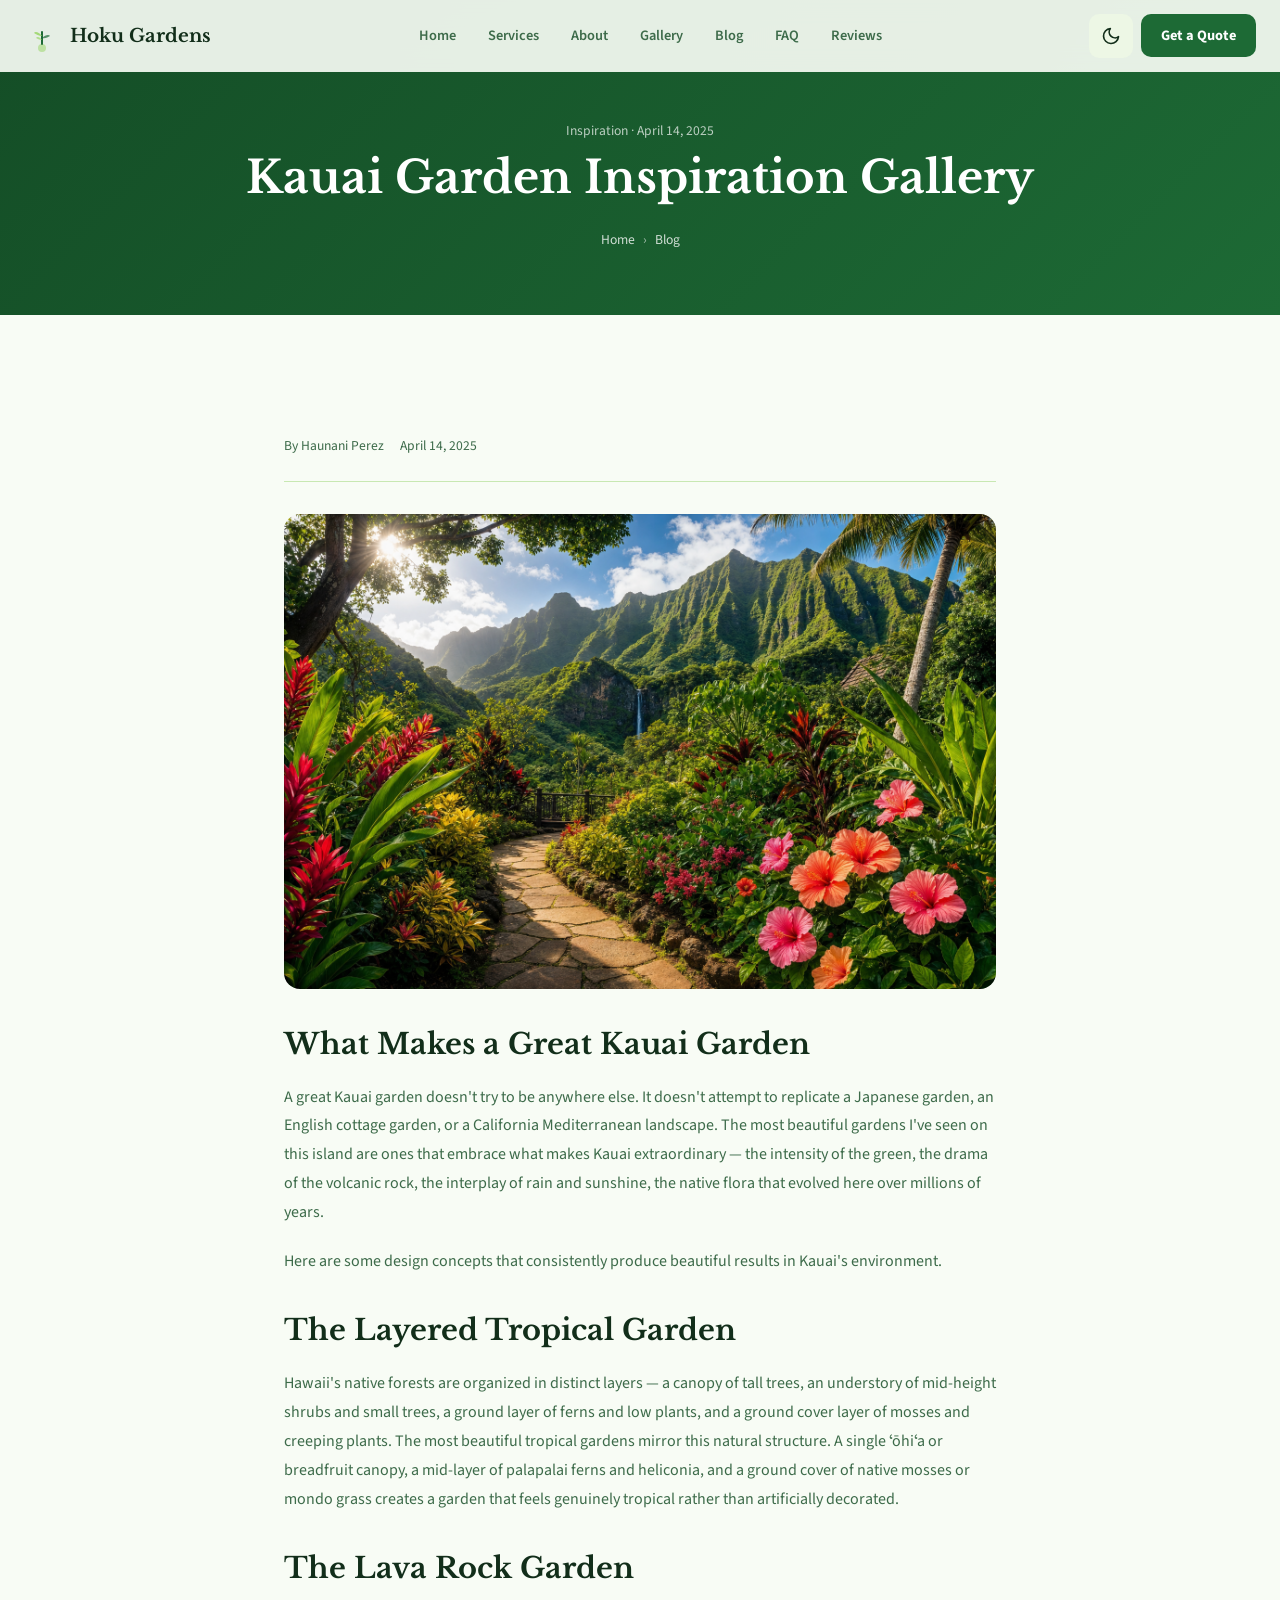
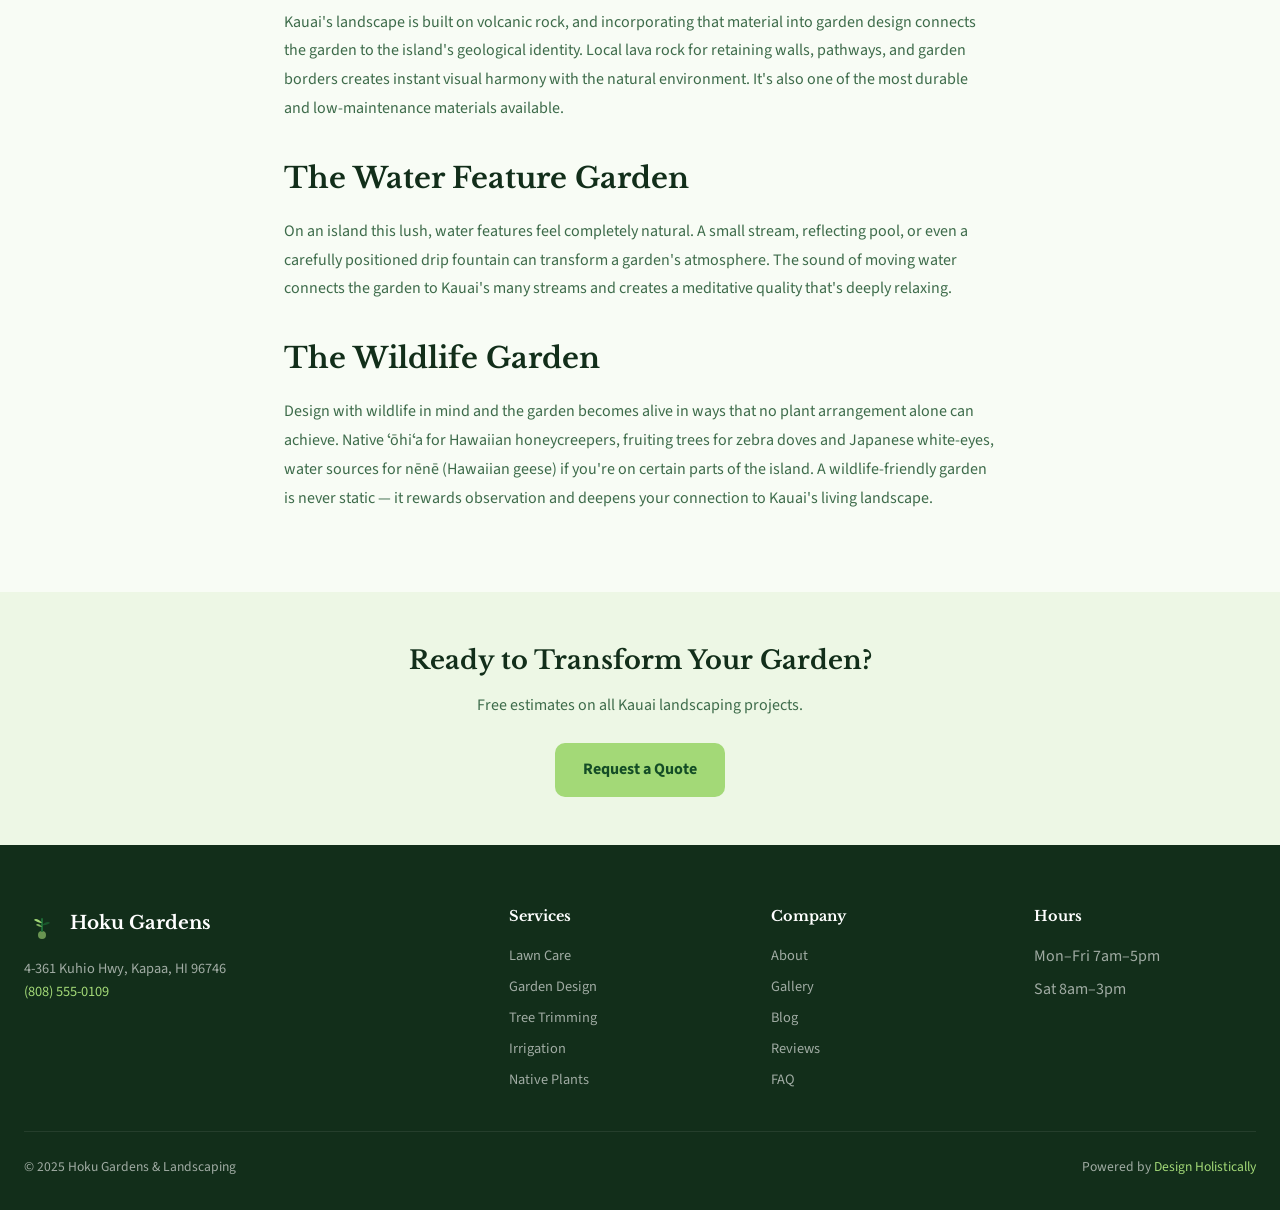
<file: blog-post-6.html>
<!DOCTYPE html><html lang="en" data-theme="light"><head><meta charset="UTF-8"><meta name="viewport" content="width=device-width, initial-scale=1.0"><title>Kauai Garden Inspiration Gallery — Hoku Gardens Blog</title><link rel="stylesheet" href="css/style.css">  <link rel="icon" type="image/x-icon" href="images/favicon.ico">
  <link rel="icon" type="image/png" sizes="32x32" href="images/favicon-32x32.png">
  <link rel="icon" type="image/png" sizes="16x16" href="images/favicon-16x16.png">
  <link rel="apple-touch-icon" sizes="180x180" href="images/apple-touch-icon.png">
</head><body><header class="header"><div class="header-inner"><a href="index.html" class="logo"><svg viewBox="0 0 36 36" fill="none" width="36" height="36"><circle cx="18" cy="30" r="4" fill="#A3D977" opacity="0.6"/><path d="M18 26V14" stroke="#1D6A35" stroke-width="2" stroke-linecap="round"/><path d="M18 18c-3-4-7-5-8-3 2 1 5 3 8 3z" fill="#A3D977"/><path d="M18 20c3-3 7-4 8-2-2 1-5 3-8 2z" fill="#1D6A35" opacity="0.7"/><path d="M18 22c-2-3-5-4-6-2 2 1 4 2 6 2z" fill="#A3D977" opacity="0.8"/></svg>Hoku Gardens</a><nav class="nav"><a href="index.html">Home</a><a href="services.html">Services</a><a href="about.html">About</a><a href="gallery.html">Gallery</a><a href="blog.html">Blog</a><a href="faq.html">FAQ</a><a href="reviews.html">Reviews</a></nav><div class="header-actions"><button id="themeToggle" class="btn-theme" aria-label="Toggle dark mode"></button><a href="booking.html" class="btn-cta">Get a Quote</a><button id="hamburger" class="btn-hamburger" aria-label="Open menu"><span></span><span></span><span></span></button></div></div></header><nav id="mobileNav" class="mobile-nav"><a href="index.html">Home</a><a href="services.html">Services</a><a href="about.html">About</a><a href="gallery.html">Gallery</a><a href="blog.html">Blog</a><a href="faq.html">FAQ</a><a href="reviews.html">Reviews</a><a href="booking.html">Get a Quote</a><a href="admin.html">Admin</a></nav><div class="page-hero"><p style="color:rgba(255,255,255,0.7);font-size:0.85rem;">Inspiration · April 14, 2025</p><h1 style="font-size:clamp(1.6rem,4vw,2.8rem);">Kauai Garden Inspiration Gallery</h1><div class="breadcrumb"><a href="index.html">Home</a> › <a href="blog.html">Blog</a></div></div><article style="padding-top:60px;"><div class="blog-post"><div class="blog-post-meta"><span>By Haunani Perez</span><span>April 14, 2025</span></div><img src="images/blog-6.png" style="border-radius:16px;margin-bottom:32px;"><h2>What Makes a Great Kauai Garden</h2><p>A great Kauai garden doesn't try to be anywhere else. It doesn't attempt to replicate a Japanese garden, an English cottage garden, or a California Mediterranean landscape. The most beautiful gardens I've seen on this island are ones that embrace what makes Kauai extraordinary — the intensity of the green, the drama of the volcanic rock, the interplay of rain and sunshine, the native flora that evolved here over millions of years.</p>
<p>Here are some design concepts that consistently produce beautiful results in Kauai's environment.</p>
<h2>The Layered Tropical Garden</h2><p>Hawaii's native forests are organized in distinct layers — a canopy of tall trees, an understory of mid-height shrubs and small trees, a ground layer of ferns and low plants, and a ground cover layer of mosses and creeping plants. The most beautiful tropical gardens mirror this natural structure. A single ʻōhiʻa or breadfruit canopy, a mid-layer of palapalai ferns and heliconia, and a ground cover of native mosses or mondo grass creates a garden that feels genuinely tropical rather than artificially decorated.</p>
<h2>The Lava Rock Garden</h2><p>Kauai's landscape is built on volcanic rock, and incorporating that material into garden design connects the garden to the island's geological identity. Local lava rock for retaining walls, pathways, and garden borders creates instant visual harmony with the natural environment. It's also one of the most durable and low-maintenance materials available.</p>
<h2>The Water Feature Garden</h2><p>On an island this lush, water features feel completely natural. A small stream, reflecting pool, or even a carefully positioned drip fountain can transform a garden's atmosphere. The sound of moving water connects the garden to Kauai's many streams and creates a meditative quality that's deeply relaxing.</p>
<h2>The Wildlife Garden</h2><p>Design with wildlife in mind and the garden becomes alive in ways that no plant arrangement alone can achieve. Native ʻōhiʻa for Hawaiian honeycreepers, fruiting trees for zebra doves and Japanese white-eyes, water sources for nēnē (Hawaiian geese) if you're on certain parts of the island. A wildlife-friendly garden is never static — it rewards observation and deepens your connection to Kauai's living landscape.</p></div></article><div style="background:var(--gray-100);padding:48px 24px;text-align:center;"><h3 style="font-family:var(--font-display);font-size:1.6rem;margin-bottom:12px;">Ready to Transform Your Garden?</h3><p style="color:var(--text-muted);margin-bottom:24px;">Free estimates on all Kauai landscaping projects.</p><a href="booking.html" class="btn-primary" style="display:inline-flex;">Request a Quote</a></div><footer class="footer"><div class="footer-grid"><div class="footer-brand"><div class="logo" style="color:white;"><svg viewBox="0 0 36 36" fill="none" width="36" height="36"><circle cx="18" cy="30" r="4" fill="#A3D977" opacity="0.6"/><path d="M18 26V14" stroke="#1D6A35" stroke-width="2" stroke-linecap="round"/><path d="M18 18c-3-4-7-5-8-3 2 1 5 3 8 3z" fill="#A3D977"/><path d="M18 20c3-3 7-4 8-2-2 1-5 3-8 2z" fill="#1D6A35" opacity="0.7"/><path d="M18 22c-2-3-5-4-6-2 2 1 4 2 6 2z" fill="#A3D977" opacity="0.8"/></svg>Hoku Gardens</div><p>4-361 Kuhio Hwy, Kapaa, HI 96746<br><a href="tel:+18085550109" style="color:var(--accent);">(808) 555-0109</a></p></div><div><h4>Services</h4><div class="footer-links"><a href="services.html">Lawn Care</a><a href="services.html">Garden Design</a><a href="services.html">Tree Trimming</a><a href="services.html">Irrigation</a><a href="services.html">Native Plants</a></div></div><div><h4>Company</h4><div class="footer-links"><a href="about.html">About</a><a href="gallery.html">Gallery</a><a href="blog.html">Blog</a><a href="reviews.html">Reviews</a><a href="faq.html">FAQ</a></div></div><div><h4>Hours</h4><div class="footer-links"><span style="color:rgba(255,255,255,0.6);">Mon–Fri 7am–5pm</span><span style="color:rgba(255,255,255,0.6);">Sat 8am–3pm</span></div></div></div><div class="footer-bottom"><p>© 2025 Hoku Gardens & Landscaping</p><p>Powered by <a href="https://designholistically.com" target="_blank" rel="noopener">Design Holistically</a></p></div></footer><button id="backToTop" class="back-to-top"><svg width="20" height="20" viewBox="0 0 24 24" fill="none" stroke="currentColor" stroke-width="2"><polyline points="18 15 12 9 6 15"/></svg></button><script src="js/main.js"></script></body></html>
</file>
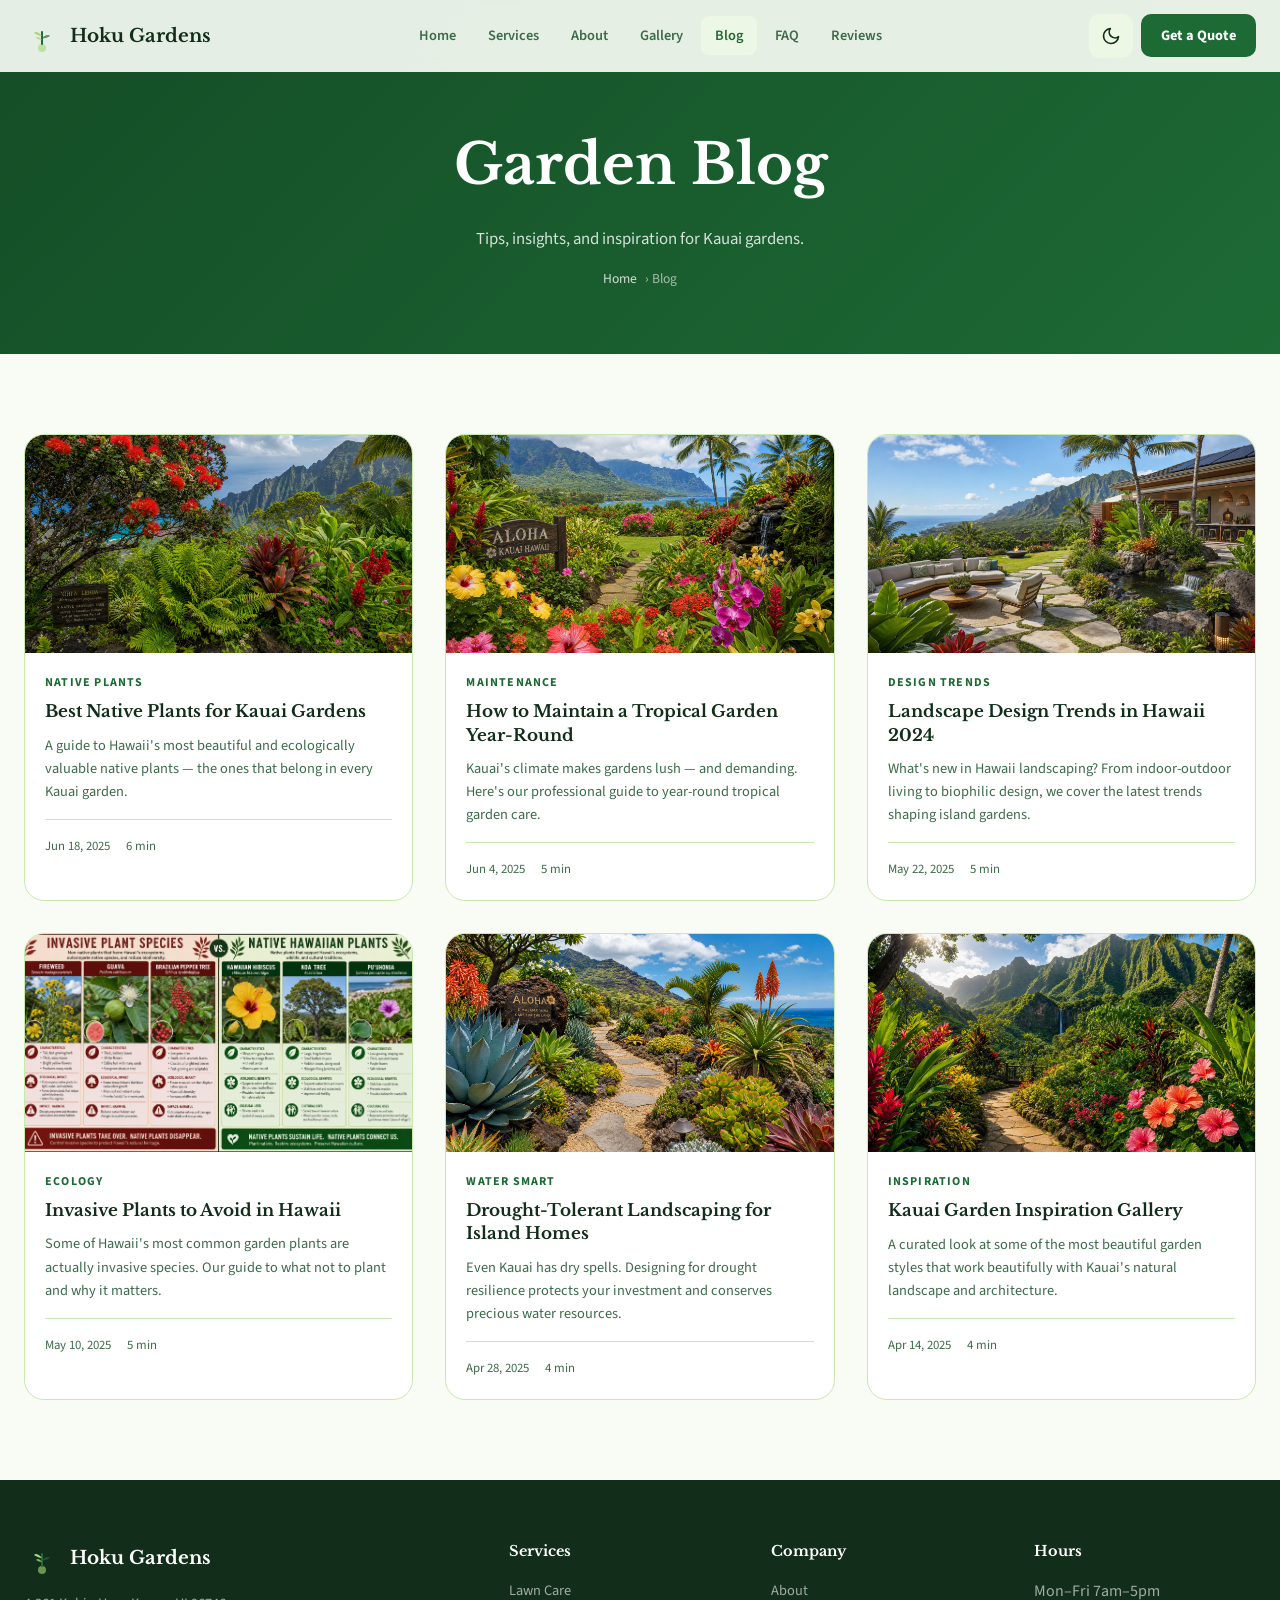
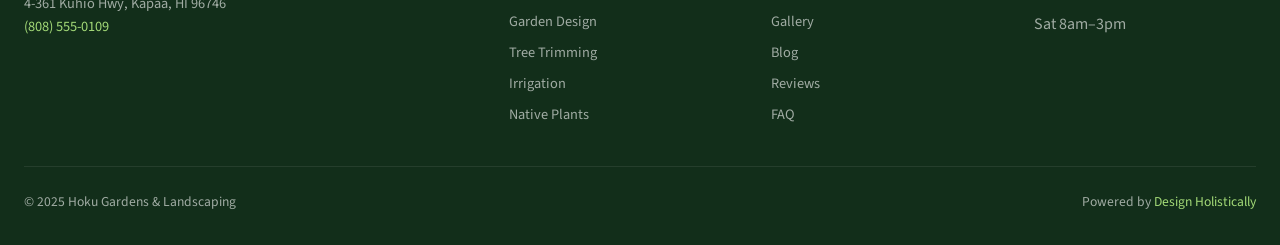
<file: blog.html>
<!DOCTYPE html><html lang="en" data-theme="light"><head><meta charset="UTF-8"><meta name="viewport" content="width=device-width, initial-scale=1.0"><title>Blog — Hoku Gardens & Landscaping | Kapaa, Kauai</title><link rel="stylesheet" href="css/style.css"><meta name="description" content="Professional landscaping and garden design in Kapaa, Kauai.">  <link rel="icon" type="image/x-icon" href="images/favicon.ico">
  <link rel="icon" type="image/png" sizes="32x32" href="images/favicon-32x32.png">
  <link rel="icon" type="image/png" sizes="16x16" href="images/favicon-16x16.png">
  <link rel="apple-touch-icon" sizes="180x180" href="images/apple-touch-icon.png">
</head><body><header class="header"><div class="header-inner"><a href="index.html" class="logo"><svg viewBox="0 0 36 36" fill="none" width="36" height="36"><circle cx="18" cy="30" r="4" fill="#A3D977" opacity="0.6"/><path d="M18 26V14" stroke="#1D6A35" stroke-width="2" stroke-linecap="round"/><path d="M18 18c-3-4-7-5-8-3 2 1 5 3 8 3z" fill="#A3D977"/><path d="M18 20c3-3 7-4 8-2-2 1-5 3-8 2z" fill="#1D6A35" opacity="0.7"/><path d="M18 22c-2-3-5-4-6-2 2 1 4 2 6 2z" fill="#A3D977" opacity="0.8"/></svg>Hoku Gardens</a><nav class="nav"><a href="index.html">Home</a><a href="services.html">Services</a><a href="about.html">About</a><a href="gallery.html">Gallery</a><a href="blog.html" class="active">Blog</a><a href="faq.html">FAQ</a><a href="reviews.html">Reviews</a></nav><div class="header-actions"><button id="themeToggle" class="btn-theme" aria-label="Toggle dark mode"></button><a href="booking.html" class="btn-cta">Get a Quote</a><button id="hamburger" class="btn-hamburger" aria-label="Open menu"><span></span><span></span><span></span></button></div></div></header><nav id="mobileNav" class="mobile-nav"><a href="index.html">Home</a><a href="services.html">Services</a><a href="about.html">About</a><a href="gallery.html">Gallery</a><a href="blog.html" class="active">Blog</a><a href="faq.html">FAQ</a><a href="reviews.html">Reviews</a><a href="booking.html">Get a Quote</a><a href="admin.html">Admin</a></nav><div class="page-hero"><h1>Garden Blog</h1><p>Tips, insights, and inspiration for Kauai gardens.</p><div class="breadcrumb"><a href="index.html">Home</a> › Blog</div></div><section class="section"><div class="container"><div class="blog-grid">
<article class="blog-card fade-up"><div class="blog-card-img"><img src="images/blog-1.png" loading="lazy"></div><div class="blog-card-body"><span class="blog-tag">Native Plants</span><h3><a href="blog-post-1.html">Best Native Plants for Kauai Gardens</a></h3><p>A guide to Hawaii's most beautiful and ecologically valuable native plants — the ones that belong in every Kauai garden.</p><div class="blog-meta"><span>Jun 18, 2025</span><span>6 min</span></div></div></article>
<article class="blog-card fade-up"><div class="blog-card-img"><img src="images/blog-2.png" loading="lazy"></div><div class="blog-card-body"><span class="blog-tag">Maintenance</span><h3><a href="blog-post-2.html">How to Maintain a Tropical Garden Year-Round</a></h3><p>Kauai's climate makes gardens lush — and demanding. Here's our professional guide to year-round tropical garden care.</p><div class="blog-meta"><span>Jun 4, 2025</span><span>5 min</span></div></div></article>
<article class="blog-card fade-up"><div class="blog-card-img"><img src="images/blog-3.png" loading="lazy"></div><div class="blog-card-body"><span class="blog-tag">Design Trends</span><h3><a href="blog-post-3.html">Landscape Design Trends in Hawaii 2024</a></h3><p>What's new in Hawaii landscaping? From indoor-outdoor living to biophilic design, we cover the latest trends shaping island gardens.</p><div class="blog-meta"><span>May 22, 2025</span><span>5 min</span></div></div></article>
<article class="blog-card fade-up"><div class="blog-card-img"><img src="images/blog-4.png" loading="lazy"></div><div class="blog-card-body"><span class="blog-tag">Ecology</span><h3><a href="blog-post-4.html">Invasive Plants to Avoid in Hawaii</a></h3><p>Some of Hawaii's most common garden plants are actually invasive species. Our guide to what not to plant and why it matters.</p><div class="blog-meta"><span>May 10, 2025</span><span>5 min</span></div></div></article>
<article class="blog-card fade-up"><div class="blog-card-img"><img src="images/blog-5.png" loading="lazy"></div><div class="blog-card-body"><span class="blog-tag">Water Smart</span><h3><a href="blog-post-5.html">Drought-Tolerant Landscaping for Island Homes</a></h3><p>Even Kauai has dry spells. Designing for drought resilience protects your investment and conserves precious water resources.</p><div class="blog-meta"><span>Apr 28, 2025</span><span>4 min</span></div></div></article>
<article class="blog-card fade-up"><div class="blog-card-img"><img src="images/blog-6.png" loading="lazy"></div><div class="blog-card-body"><span class="blog-tag">Inspiration</span><h3><a href="blog-post-6.html">Kauai Garden Inspiration Gallery</a></h3><p>A curated look at some of the most beautiful garden styles that work beautifully with Kauai's natural landscape and architecture.</p><div class="blog-meta"><span>Apr 14, 2025</span><span>4 min</span></div></div></article>
</div></div></section><footer class="footer"><div class="footer-grid"><div class="footer-brand"><div class="logo" style="color:white;"><svg viewBox="0 0 36 36" fill="none" width="36" height="36"><circle cx="18" cy="30" r="4" fill="#A3D977" opacity="0.6"/><path d="M18 26V14" stroke="#1D6A35" stroke-width="2" stroke-linecap="round"/><path d="M18 18c-3-4-7-5-8-3 2 1 5 3 8 3z" fill="#A3D977"/><path d="M18 20c3-3 7-4 8-2-2 1-5 3-8 2z" fill="#1D6A35" opacity="0.7"/><path d="M18 22c-2-3-5-4-6-2 2 1 4 2 6 2z" fill="#A3D977" opacity="0.8"/></svg>Hoku Gardens</div><p>4-361 Kuhio Hwy, Kapaa, HI 96746<br><a href="tel:+18085550109" style="color:var(--accent);">(808) 555-0109</a></p></div><div><h4>Services</h4><div class="footer-links"><a href="services.html">Lawn Care</a><a href="services.html">Garden Design</a><a href="services.html">Tree Trimming</a><a href="services.html">Irrigation</a><a href="services.html">Native Plants</a></div></div><div><h4>Company</h4><div class="footer-links"><a href="about.html">About</a><a href="gallery.html">Gallery</a><a href="blog.html">Blog</a><a href="reviews.html">Reviews</a><a href="faq.html">FAQ</a></div></div><div><h4>Hours</h4><div class="footer-links"><span style="color:rgba(255,255,255,0.6);">Mon–Fri 7am–5pm</span><span style="color:rgba(255,255,255,0.6);">Sat 8am–3pm</span></div></div></div><div class="footer-bottom"><p>© 2025 Hoku Gardens & Landscaping</p><p>Powered by <a href="https://designholistically.com" target="_blank" rel="noopener">Design Holistically</a></p></div></footer><button id="backToTop" class="back-to-top"><svg width="20" height="20" viewBox="0 0 24 24" fill="none" stroke="currentColor" stroke-width="2"><polyline points="18 15 12 9 6 15"/></svg></button><script src="js/main.js"></script></body></html>
</file>
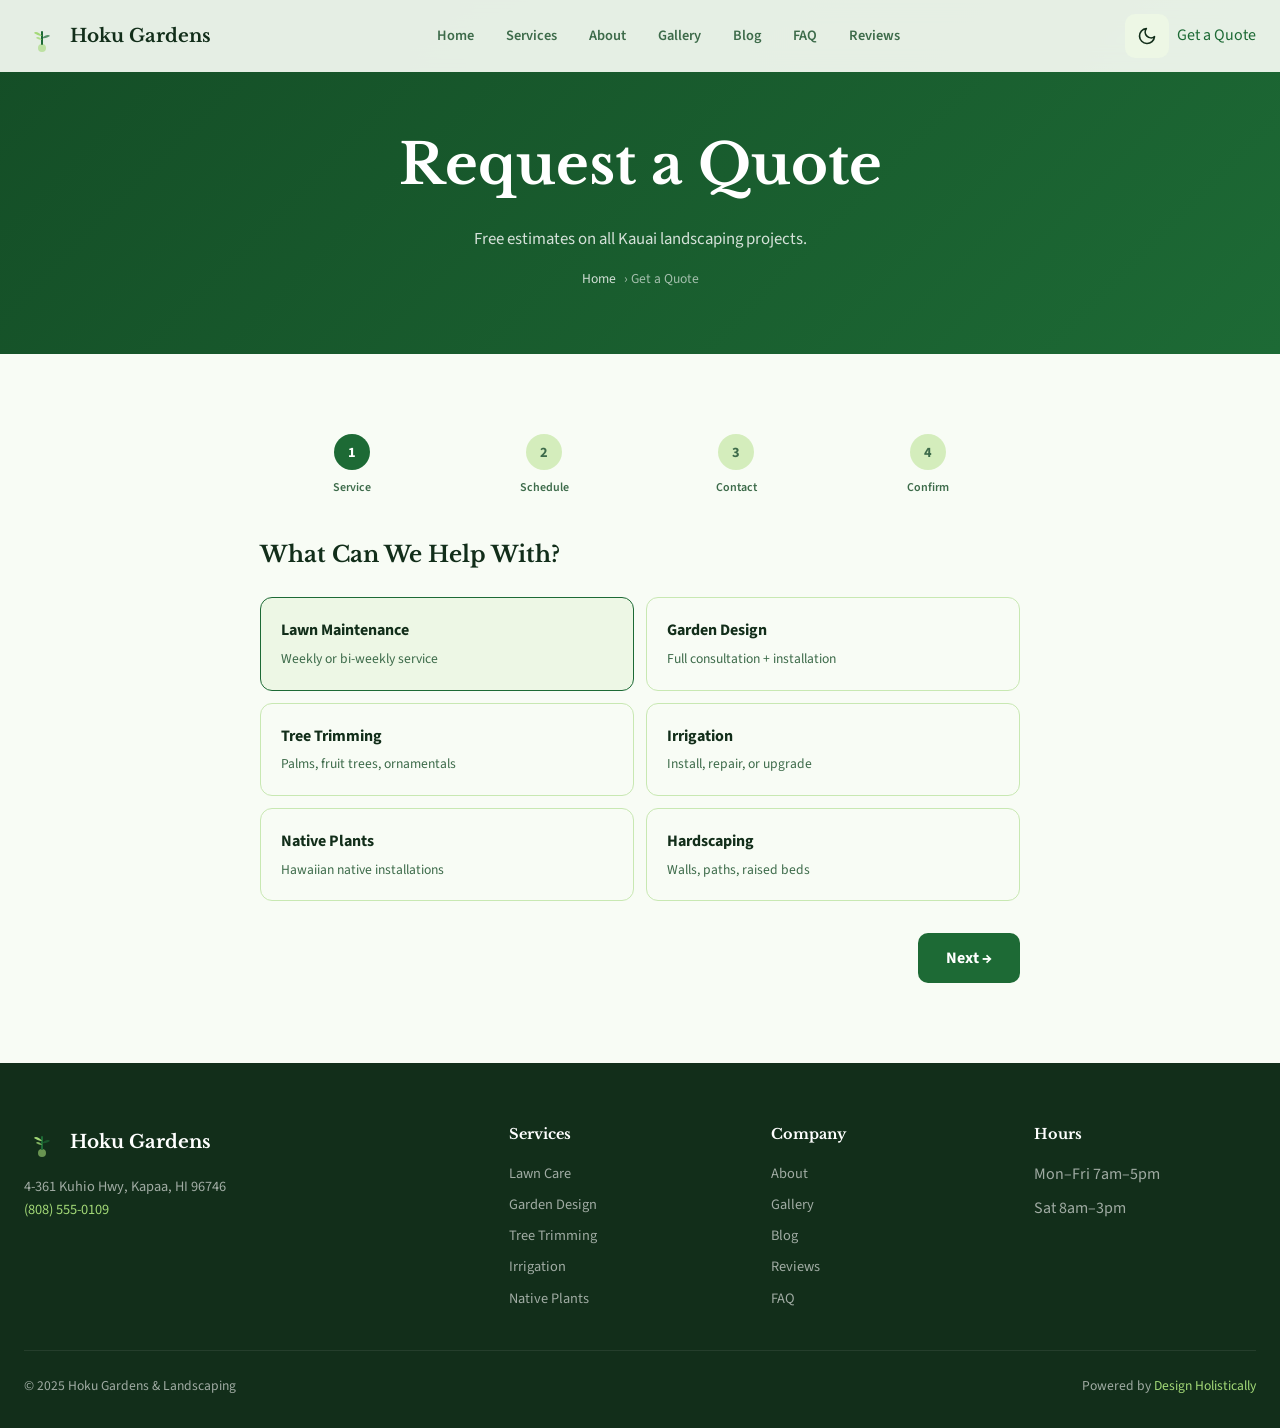
<file: booking.html>
<!DOCTYPE html><html lang="en" data-theme="light"><head><meta charset="UTF-8"><meta name="viewport" content="width=device-width, initial-scale=1.0"><title>Request a Quote — Hoku Gardens & Landscaping | Kapaa, Kauai</title><link rel="stylesheet" href="css/style.css"><meta name="description" content="Professional landscaping and garden design in Kapaa, Kauai.">  <link rel="icon" type="image/x-icon" href="images/favicon.ico">
  <link rel="icon" type="image/png" sizes="32x32" href="images/favicon-32x32.png">
  <link rel="icon" type="image/png" sizes="16x16" href="images/favicon-16x16.png">
  <link rel="apple-touch-icon" sizes="180x180" href="images/apple-touch-icon.png">
</head><body><header class="header"><div class="header-inner"><a href="index.html" class="logo"><svg viewBox="0 0 36 36" fill="none" width="36" height="36"><circle cx="18" cy="30" r="4" fill="#A3D977" opacity="0.6"/><path d="M18 26V14" stroke="#1D6A35" stroke-width="2" stroke-linecap="round"/><path d="M18 18c-3-4-7-5-8-3 2 1 5 3 8 3z" fill="#A3D977"/><path d="M18 20c3-3 7-4 8-2-2 1-5 3-8 2z" fill="#1D6A35" opacity="0.7"/><path d="M18 22c-2-3-5-4-6-2 2 1 4 2 6 2z" fill="#A3D977" opacity="0.8"/></svg>Hoku Gardens</a><nav class="nav"><a href="index.html">Home</a><a href="services.html">Services</a><a href="about.html">About</a><a href="gallery.html">Gallery</a><a href="blog.html">Blog</a><a href="faq.html">FAQ</a><a href="reviews.html">Reviews</a></nav><div class="header-actions"><button id="themeToggle" class="btn-theme" aria-label="Toggle dark mode"></button><a href="booking.html" class="active" class="btn-cta">Get a Quote</a><button id="hamburger" class="btn-hamburger" aria-label="Open menu"><span></span><span></span><span></span></button></div></div></header><nav id="mobileNav" class="mobile-nav"><a href="index.html">Home</a><a href="services.html">Services</a><a href="about.html">About</a><a href="gallery.html">Gallery</a><a href="blog.html">Blog</a><a href="faq.html">FAQ</a><a href="reviews.html">Reviews</a><a href="booking.html" class="active">Get a Quote</a><a href="admin.html">Admin</a></nav><div class="page-hero"><h1>Request a Quote</h1><p>Free estimates on all Kauai landscaping projects.</p><div class="breadcrumb"><a href="index.html">Home</a> › Get a Quote</div></div><section class="section"><div class="container"><div class="booking-section">
<div class="booking-steps fade-up"><div class="step-item active"><div class="step-num">1</div><div class="step-label">Service</div></div><div class="step-item"><div class="step-num">2</div><div class="step-label">Schedule</div></div><div class="step-item"><div class="step-num">3</div><div class="step-label">Contact</div></div><div class="step-item"><div class="step-num">4</div><div class="step-label">Confirm</div></div></div>
<div class="form-step active fade-up" id="step1"><h3>What Can We Help With?</h3>
<div class="service-options">
<div class="service-option selected"><h4>Lawn Maintenance</h4><p>Weekly or bi-weekly service</p></div>
<div class="service-option"><h4>Garden Design</h4><p>Full consultation + installation</p></div>
<div class="service-option"><h4>Tree Trimming</h4><p>Palms, fruit trees, ornamentals</p></div>
<div class="service-option"><h4>Irrigation</h4><p>Install, repair, or upgrade</p></div>
<div class="service-option"><h4>Native Plants</h4><p>Hawaiian native installations</p></div>
<div class="service-option"><h4>Hardscaping</h4><p>Walls, paths, raised beds</p></div>
</div>
<div class="form-nav"><div></div><button class="btn-next">Next →</button></div></div>
<div class="form-step" id="step2"><h3>Preferred Schedule</h3>
<div class="form-group"><label>Preferred Date</label><input type="date" id="quoteDate"></div>
<div class="form-group"><label>Time Preference</label><div class="time-slots"><div class="time-slot selected">7am</div><div class="time-slot">8am</div><div class="time-slot">9am</div><div class="time-slot">10am</div><div class="time-slot">1pm</div><div class="time-slot">2pm</div></div></div>
<div class="form-group"><label>Frequency</label><select><option>One-time</option><option>Weekly</option><option>Bi-weekly</option><option>Monthly</option></select></div>
<div class="form-nav"><button class="btn-prev">← Back</button><button class="btn-next">Next →</button></div></div>
<div class="form-step" id="step3"><h3>Contact Information</h3>
<div style="display:grid;gap:16px;grid-template-columns:1fr 1fr;"><div class="form-group"><label>First Name</label><input type="text" placeholder="Haunani" required></div><div class="form-group"><label>Last Name</label><input type="text" placeholder="Perez" required></div></div>
<div class="form-group"><label>Email</label><input type="email" placeholder="you@email.com" required></div>
<div class="form-group"><label>Phone</label><input type="tel" placeholder="(808) 555-0000" required></div>
<div class="form-group"><label>Property Address</label><input type="text" placeholder="123 Kuhio Hwy, Kapaa, HI" required></div>
<div class="form-group"><label>Notes / Project Description</label><textarea placeholder="Property size, current condition, specific goals..."></textarea></div>
<div class="form-nav"><button class="btn-prev">← Back</button><button class="btn-submit">Request Quote →</button></div></div>
<div class="form-step" id="step4"><div class="confirmation-box"><div class="confirmation-icon"><svg viewBox="0 0 24 24" fill="none" stroke="currentColor" stroke-width="2.5"><polyline points="20 6 9 17 4 12"/></svg></div>
<h3 style="font-family:var(--font-display);font-size:1.8rem;margin-bottom:12px;">Quote Request Received!</h3>
<p style="color:var(--text-muted);">Mahalo! Haunani or Keoni will contact you within 24 hours to schedule your free on-site estimate.</p></div></div>
</div></div></section><footer class="footer"><div class="footer-grid"><div class="footer-brand"><div class="logo" style="color:white;"><svg viewBox="0 0 36 36" fill="none" width="36" height="36"><circle cx="18" cy="30" r="4" fill="#A3D977" opacity="0.6"/><path d="M18 26V14" stroke="#1D6A35" stroke-width="2" stroke-linecap="round"/><path d="M18 18c-3-4-7-5-8-3 2 1 5 3 8 3z" fill="#A3D977"/><path d="M18 20c3-3 7-4 8-2-2 1-5 3-8 2z" fill="#1D6A35" opacity="0.7"/><path d="M18 22c-2-3-5-4-6-2 2 1 4 2 6 2z" fill="#A3D977" opacity="0.8"/></svg>Hoku Gardens</div><p>4-361 Kuhio Hwy, Kapaa, HI 96746<br><a href="tel:+18085550109" style="color:var(--accent);">(808) 555-0109</a></p></div><div><h4>Services</h4><div class="footer-links"><a href="services.html">Lawn Care</a><a href="services.html">Garden Design</a><a href="services.html">Tree Trimming</a><a href="services.html">Irrigation</a><a href="services.html">Native Plants</a></div></div><div><h4>Company</h4><div class="footer-links"><a href="about.html">About</a><a href="gallery.html">Gallery</a><a href="blog.html">Blog</a><a href="reviews.html">Reviews</a><a href="faq.html">FAQ</a></div></div><div><h4>Hours</h4><div class="footer-links"><span style="color:rgba(255,255,255,0.6);">Mon–Fri 7am–5pm</span><span style="color:rgba(255,255,255,0.6);">Sat 8am–3pm</span></div></div></div><div class="footer-bottom"><p>© 2025 Hoku Gardens & Landscaping</p><p>Powered by <a href="https://designholistically.com" target="_blank" rel="noopener">Design Holistically</a></p></div></footer><button id="backToTop" class="back-to-top"><svg width="20" height="20" viewBox="0 0 24 24" fill="none" stroke="currentColor" stroke-width="2"><polyline points="18 15 12 9 6 15"/></svg></button><script src="js/main.js"></script></body></html>
</file>
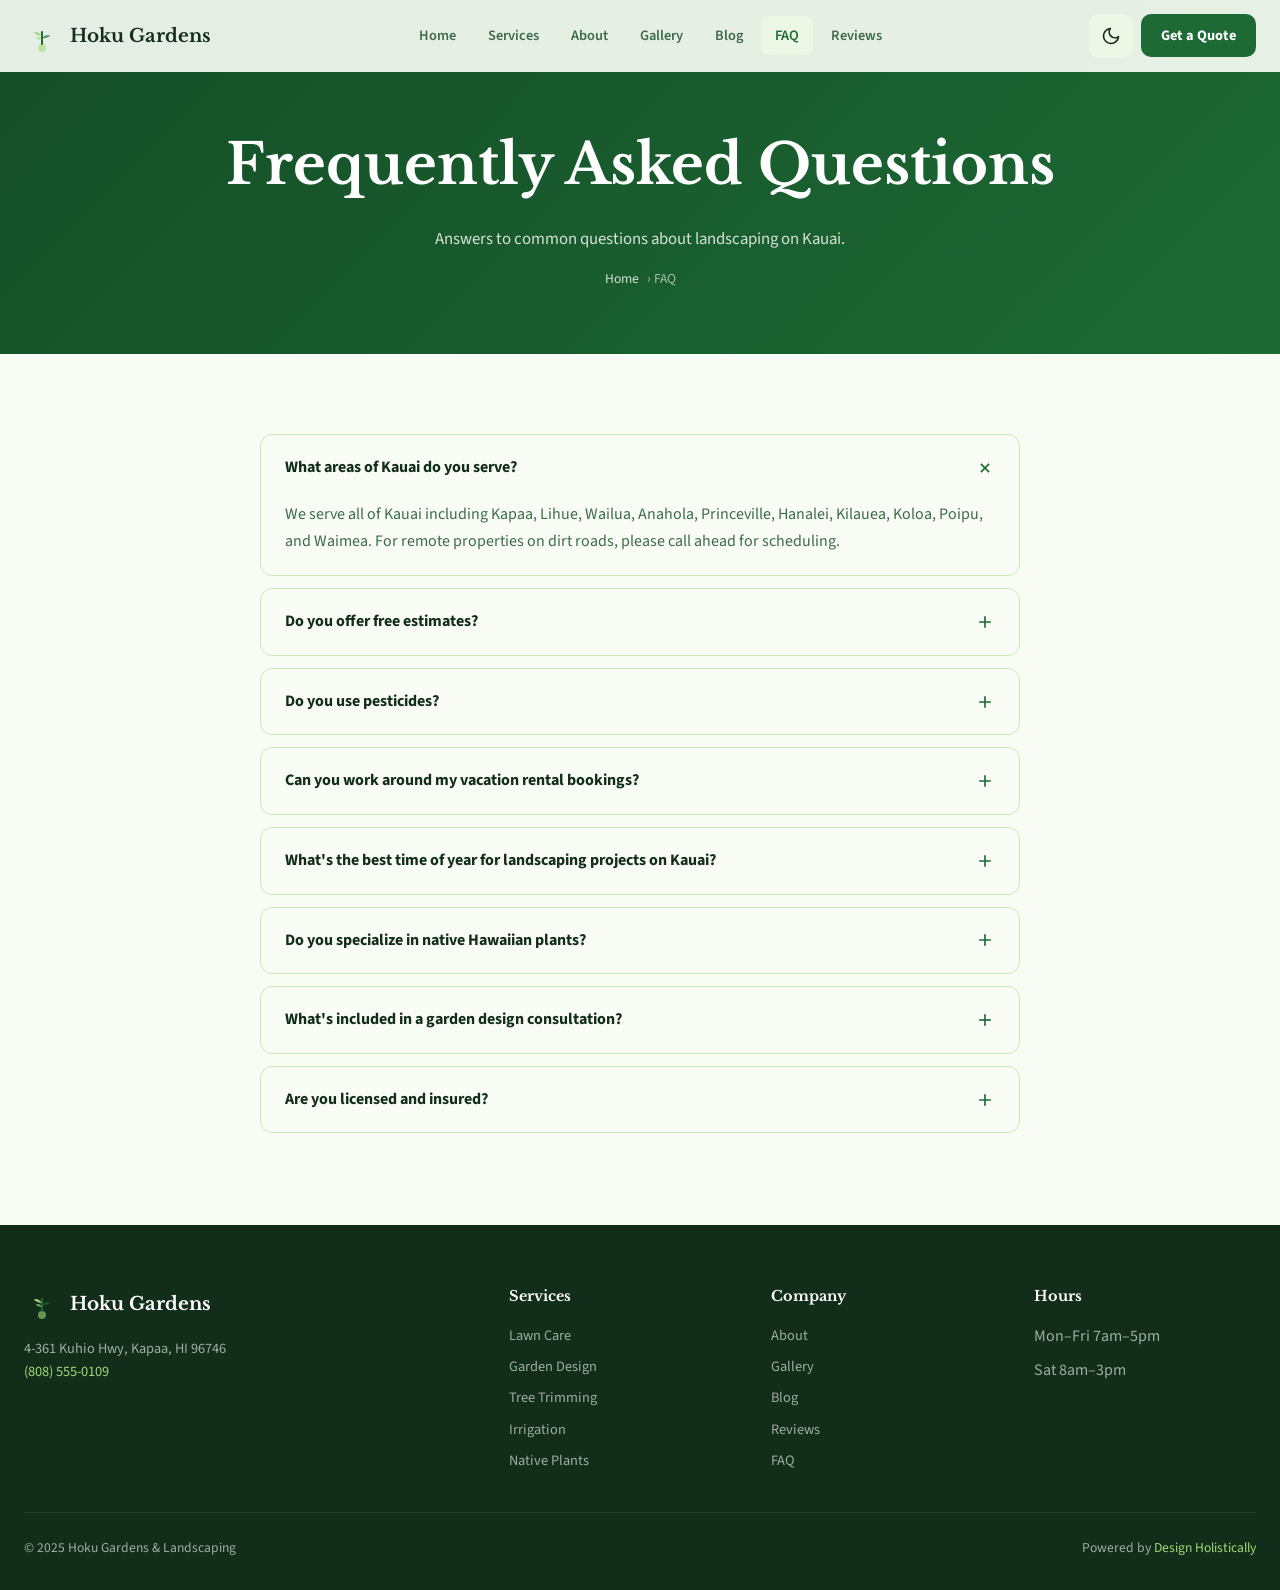
<file: faq.html>
<!DOCTYPE html><html lang="en" data-theme="light"><head><meta charset="UTF-8"><meta name="viewport" content="width=device-width, initial-scale=1.0"><title>FAQ — Hoku Gardens & Landscaping | Kapaa, Kauai</title><link rel="stylesheet" href="css/style.css"><meta name="description" content="Professional landscaping and garden design in Kapaa, Kauai.">  <link rel="icon" type="image/x-icon" href="images/favicon.ico">
  <link rel="icon" type="image/png" sizes="32x32" href="images/favicon-32x32.png">
  <link rel="icon" type="image/png" sizes="16x16" href="images/favicon-16x16.png">
  <link rel="apple-touch-icon" sizes="180x180" href="images/apple-touch-icon.png">
</head><body><header class="header"><div class="header-inner"><a href="index.html" class="logo"><svg viewBox="0 0 36 36" fill="none" width="36" height="36"><circle cx="18" cy="30" r="4" fill="#A3D977" opacity="0.6"/><path d="M18 26V14" stroke="#1D6A35" stroke-width="2" stroke-linecap="round"/><path d="M18 18c-3-4-7-5-8-3 2 1 5 3 8 3z" fill="#A3D977"/><path d="M18 20c3-3 7-4 8-2-2 1-5 3-8 2z" fill="#1D6A35" opacity="0.7"/><path d="M18 22c-2-3-5-4-6-2 2 1 4 2 6 2z" fill="#A3D977" opacity="0.8"/></svg>Hoku Gardens</a><nav class="nav"><a href="index.html">Home</a><a href="services.html">Services</a><a href="about.html">About</a><a href="gallery.html">Gallery</a><a href="blog.html">Blog</a><a href="faq.html" class="active">FAQ</a><a href="reviews.html">Reviews</a></nav><div class="header-actions"><button id="themeToggle" class="btn-theme" aria-label="Toggle dark mode"></button><a href="booking.html" class="btn-cta">Get a Quote</a><button id="hamburger" class="btn-hamburger" aria-label="Open menu"><span></span><span></span><span></span></button></div></div></header><nav id="mobileNav" class="mobile-nav"><a href="index.html">Home</a><a href="services.html">Services</a><a href="about.html">About</a><a href="gallery.html">Gallery</a><a href="blog.html">Blog</a><a href="faq.html" class="active">FAQ</a><a href="reviews.html">Reviews</a><a href="booking.html">Get a Quote</a><a href="admin.html">Admin</a></nav><div class="page-hero"><h1>Frequently Asked Questions</h1><p>Answers to common questions about landscaping on Kauai.</p><div class="breadcrumb"><a href="index.html">Home</a> › FAQ</div></div><section class="section"><div class="container"><div class="faq-list fade-up">
<div class="faq-item open"><div class="faq-q">What areas of Kauai do you serve?<svg viewBox="0 0 24 24" fill="none" stroke="currentColor" stroke-width="2"><line x1="12" y1="5" x2="12" y2="19"/><line x1="5" y1="12" x2="19" y2="12"/></svg></div><div class="faq-a"><div class="faq-a-inner">We serve all of Kauai including Kapaa, Lihue, Wailua, Anahola, Princeville, Hanalei, Kilauea, Koloa, Poipu, and Waimea. For remote properties on dirt roads, please call ahead for scheduling.</div></div></div>
<div class="faq-item"><div class="faq-q">Do you offer free estimates?<svg viewBox="0 0 24 24" fill="none" stroke="currentColor" stroke-width="2"><line x1="12" y1="5" x2="12" y2="19"/><line x1="5" y1="12" x2="19" y2="12"/></svg></div><div class="faq-a"><div class="faq-a-inner">Yes, all estimates are completely free. We always do an on-site visit before quoting — every property is different, and we won't give you a number without seeing your land first. Estimates are usually scheduled within 3–5 days.</div></div></div>
<div class="faq-item"><div class="faq-q">Do you use pesticides?<svg viewBox="0 0 24 24" fill="none" stroke="currentColor" stroke-width="2"><line x1="12" y1="5" x2="12" y2="19"/><line x1="5" y1="12" x2="19" y2="12"/></svg></div><div class="faq-a"><div class="faq-a-inner">We minimize pesticide use and always default to organic and integrated pest management approaches first. When chemical treatments are necessary, we use targeted applications and always inform clients about what was used and when it's safe to re-enter the area. We never spray near reef-adjacent waterways.</div></div></div>
<div class="faq-item"><div class="faq-q">Can you work around my vacation rental bookings?<svg viewBox="0 0 24 24" fill="none" stroke="currentColor" stroke-width="2"><line x1="12" y1="5" x2="12" y2="19"/><line x1="5" y1="12" x2="19" y2="12"/></svg></div><div class="faq-a"><div class="faq-a-inner">Absolutely. Many of our clients have vacation rentals, and we're experienced at scheduling around guest stays. We work with your booking calendar and can adjust scheduled visits when guests are arriving. We're quiet and professional when guests are present.</div></div></div>
<div class="faq-item"><div class="faq-q">What's the best time of year for landscaping projects on Kauai?<svg viewBox="0 0 24 24" fill="none" stroke="currentColor" stroke-width="2"><line x1="12" y1="5" x2="12" y2="19"/><line x1="5" y1="12" x2="19" y2="12"/></svg></div><div class="faq-a"><div class="faq-a-inner">Kauai's climate is suitable for landscaping year-round. The drier months of May–September are ideal for large installations and hardscaping projects. The wetter months of November–March are excellent for planting, as rains help establish new plants. We work year-round and plan projects around both your schedule and seasonal conditions.</div></div></div>
<div class="faq-item"><div class="faq-q">Do you specialize in native Hawaiian plants?<svg viewBox="0 0 24 24" fill="none" stroke="currentColor" stroke-width="2"><line x1="12" y1="5" x2="12" y2="19"/><line x1="5" y1="12" x2="19" y2="12"/></svg></div><div class="faq-a"><div class="faq-a-inner">Yes, this is one of our specialties. Haunani has formal training in native Hawaiian plant ecosystems. We source native plants from reputable nurseries on Kauai and the Big Island, and we can create fully native gardens that support local birds, insects, and ecological networks. Native plants, once established, also require significantly less water and maintenance.</div></div></div>
<div class="faq-item"><div class="faq-q">What's included in a garden design consultation?<svg viewBox="0 0 24 24" fill="none" stroke="currentColor" stroke-width="2"><line x1="12" y1="5" x2="12" y2="19"/><line x1="5" y1="12" x2="19" y2="12"/></svg></div><div class="faq-a"><div class="faq-a-inner">Our design consultation ($350) includes: a 1.5-hour on-site visit with Haunani, assessment of soil, drainage, and sun exposure, a detailed design proposal with plant recommendations, a rough budget estimate, and one revision. If you hire us for installation, we credit the consultation fee toward the project.</div></div></div>
<div class="faq-item"><div class="faq-q">Are you licensed and insured?<svg viewBox="0 0 24 24" fill="none" stroke="currentColor" stroke-width="2"><line x1="12" y1="5" x2="12" y2="19"/><line x1="5" y1="12" x2="19" y2="12"/></svg></div><div class="faq-a"><div class="faq-a-inner">Yes. Hoku Gardens holds a Hawaii C-27 Landscaping Contractor license and carries full general liability insurance and workers compensation coverage. We're fully insured on all projects, protecting both our team and your property.</div></div></div>
</div></div></section><footer class="footer"><div class="footer-grid"><div class="footer-brand"><div class="logo" style="color:white;"><svg viewBox="0 0 36 36" fill="none" width="36" height="36"><circle cx="18" cy="30" r="4" fill="#A3D977" opacity="0.6"/><path d="M18 26V14" stroke="#1D6A35" stroke-width="2" stroke-linecap="round"/><path d="M18 18c-3-4-7-5-8-3 2 1 5 3 8 3z" fill="#A3D977"/><path d="M18 20c3-3 7-4 8-2-2 1-5 3-8 2z" fill="#1D6A35" opacity="0.7"/><path d="M18 22c-2-3-5-4-6-2 2 1 4 2 6 2z" fill="#A3D977" opacity="0.8"/></svg>Hoku Gardens</div><p>4-361 Kuhio Hwy, Kapaa, HI 96746<br><a href="tel:+18085550109" style="color:var(--accent);">(808) 555-0109</a></p></div><div><h4>Services</h4><div class="footer-links"><a href="services.html">Lawn Care</a><a href="services.html">Garden Design</a><a href="services.html">Tree Trimming</a><a href="services.html">Irrigation</a><a href="services.html">Native Plants</a></div></div><div><h4>Company</h4><div class="footer-links"><a href="about.html">About</a><a href="gallery.html">Gallery</a><a href="blog.html">Blog</a><a href="reviews.html">Reviews</a><a href="faq.html">FAQ</a></div></div><div><h4>Hours</h4><div class="footer-links"><span style="color:rgba(255,255,255,0.6);">Mon–Fri 7am–5pm</span><span style="color:rgba(255,255,255,0.6);">Sat 8am–3pm</span></div></div></div><div class="footer-bottom"><p>© 2025 Hoku Gardens & Landscaping</p><p>Powered by <a href="https://designholistically.com" target="_blank" rel="noopener">Design Holistically</a></p></div></footer><button id="backToTop" class="back-to-top"><svg width="20" height="20" viewBox="0 0 24 24" fill="none" stroke="currentColor" stroke-width="2"><polyline points="18 15 12 9 6 15"/></svg></button><script src="js/main.js"></script></body></html>
</file>
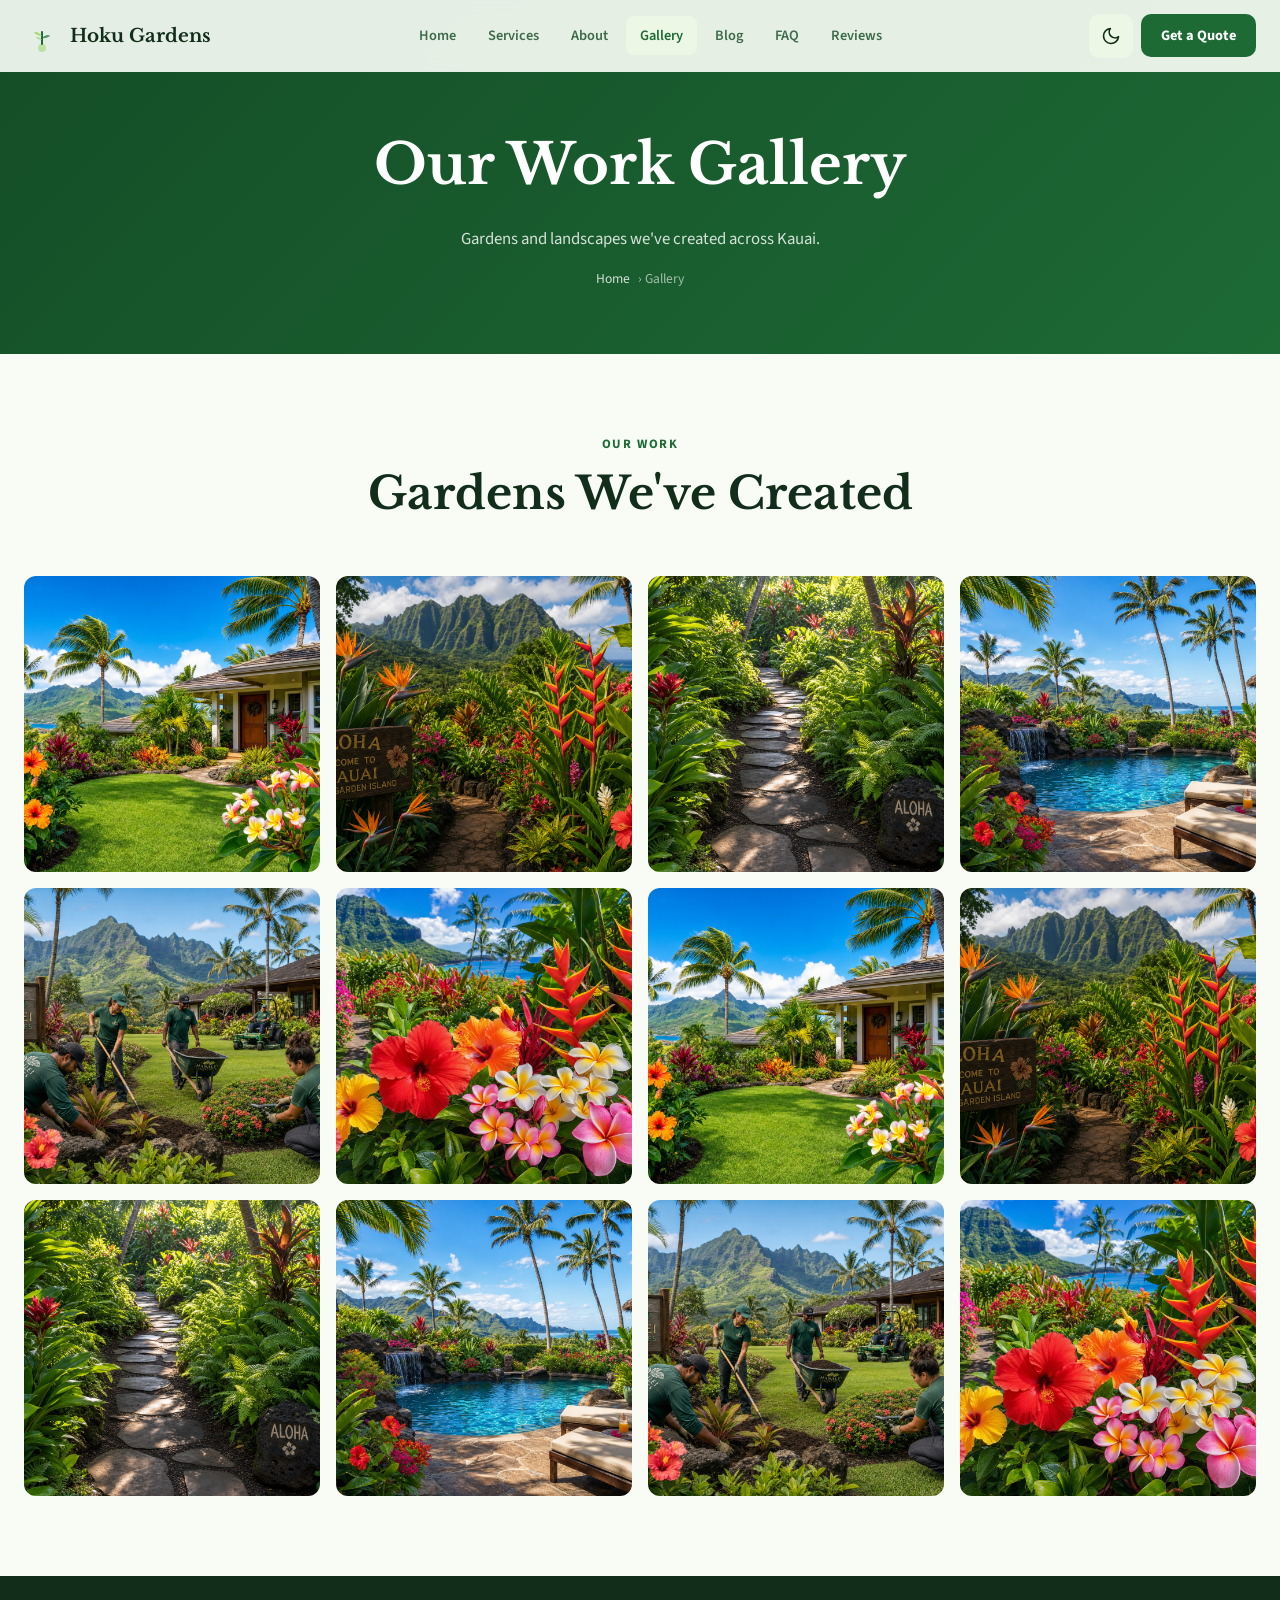
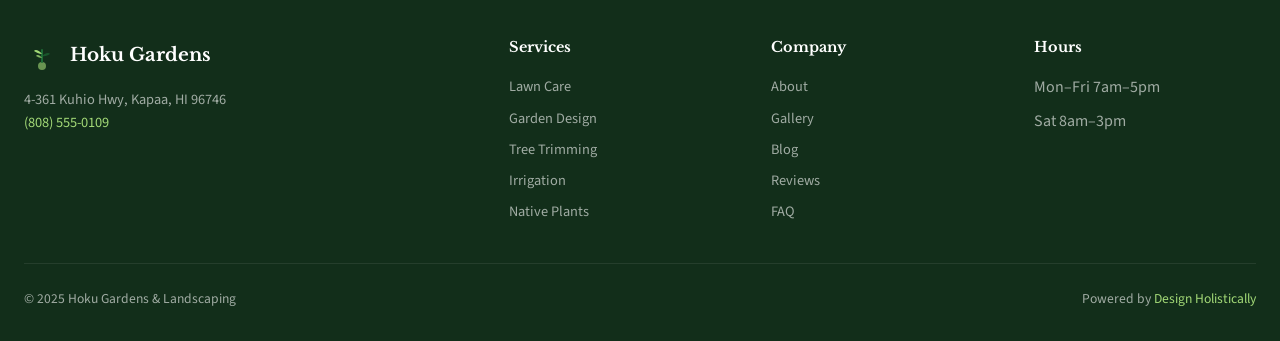
<file: gallery.html>
<!DOCTYPE html><html lang="en" data-theme="light"><head><meta charset="UTF-8"><meta name="viewport" content="width=device-width, initial-scale=1.0"><title>Gallery — Hoku Gardens & Landscaping | Kapaa, Kauai</title><link rel="stylesheet" href="css/style.css"><meta name="description" content="Professional landscaping and garden design in Kapaa, Kauai.">  <link rel="icon" type="image/x-icon" href="images/favicon.ico">
  <link rel="icon" type="image/png" sizes="32x32" href="images/favicon-32x32.png">
  <link rel="icon" type="image/png" sizes="16x16" href="images/favicon-16x16.png">
  <link rel="apple-touch-icon" sizes="180x180" href="images/apple-touch-icon.png">
</head><body><header class="header"><div class="header-inner"><a href="index.html" class="logo"><svg viewBox="0 0 36 36" fill="none" width="36" height="36"><circle cx="18" cy="30" r="4" fill="#A3D977" opacity="0.6"/><path d="M18 26V14" stroke="#1D6A35" stroke-width="2" stroke-linecap="round"/><path d="M18 18c-3-4-7-5-8-3 2 1 5 3 8 3z" fill="#A3D977"/><path d="M18 20c3-3 7-4 8-2-2 1-5 3-8 2z" fill="#1D6A35" opacity="0.7"/><path d="M18 22c-2-3-5-4-6-2 2 1 4 2 6 2z" fill="#A3D977" opacity="0.8"/></svg>Hoku Gardens</a><nav class="nav"><a href="index.html">Home</a><a href="services.html">Services</a><a href="about.html">About</a><a href="gallery.html" class="active">Gallery</a><a href="blog.html">Blog</a><a href="faq.html">FAQ</a><a href="reviews.html">Reviews</a></nav><div class="header-actions"><button id="themeToggle" class="btn-theme" aria-label="Toggle dark mode"></button><a href="booking.html" class="btn-cta">Get a Quote</a><button id="hamburger" class="btn-hamburger" aria-label="Open menu"><span></span><span></span><span></span></button></div></div></header><nav id="mobileNav" class="mobile-nav"><a href="index.html">Home</a><a href="services.html">Services</a><a href="about.html">About</a><a href="gallery.html" class="active">Gallery</a><a href="blog.html">Blog</a><a href="faq.html">FAQ</a><a href="reviews.html">Reviews</a><a href="booking.html">Get a Quote</a><a href="admin.html">Admin</a></nav><div class="page-hero"><h1>Our Work Gallery</h1><p>Gardens and landscapes we've created across Kauai.</p><div class="breadcrumb"><a href="index.html">Home</a> › Gallery</div></div><section class="section"><div class="container"><div class="section-header fade-up"><span class="section-label">Our Work</span><h2>Gardens We've Created</h2></div><div class="gallery-grid"><div class="gallery-item fade-up"><img src="images/gallery-1.png" loading="lazy"><div class="gallery-item-overlay">Hoku Gardens</div></div><div class="gallery-item fade-up"><img src="images/gallery-2.png" loading="lazy"><div class="gallery-item-overlay">Hoku Gardens</div></div><div class="gallery-item fade-up"><img src="images/gallery-3.png" loading="lazy"><div class="gallery-item-overlay">Hoku Gardens</div></div><div class="gallery-item fade-up"><img src="images/gallery-4.png" loading="lazy"><div class="gallery-item-overlay">Hoku Gardens</div></div><div class="gallery-item fade-up"><img src="images/gallery-5.png" loading="lazy"><div class="gallery-item-overlay">Hoku Gardens</div></div><div class="gallery-item fade-up"><img src="images/gallery-6.png" loading="lazy"><div class="gallery-item-overlay">Hoku Gardens</div></div><div class="gallery-item fade-up"><img src="images/gallery-1.png" loading="lazy"><div class="gallery-item-overlay">Hoku Gardens</div></div><div class="gallery-item fade-up"><img src="images/gallery-2.png" loading="lazy"><div class="gallery-item-overlay">Hoku Gardens</div></div><div class="gallery-item fade-up"><img src="images/gallery-3.png" loading="lazy"><div class="gallery-item-overlay">Hoku Gardens</div></div><div class="gallery-item fade-up"><img src="images/gallery-4.png" loading="lazy"><div class="gallery-item-overlay">Hoku Gardens</div></div><div class="gallery-item fade-up"><img src="images/gallery-5.png" loading="lazy"><div class="gallery-item-overlay">Hoku Gardens</div></div><div class="gallery-item fade-up"><img src="images/gallery-6.png" loading="lazy"><div class="gallery-item-overlay">Hoku Gardens</div></div></div></div></section><footer class="footer"><div class="footer-grid"><div class="footer-brand"><div class="logo" style="color:white;"><svg viewBox="0 0 36 36" fill="none" width="36" height="36"><circle cx="18" cy="30" r="4" fill="#A3D977" opacity="0.6"/><path d="M18 26V14" stroke="#1D6A35" stroke-width="2" stroke-linecap="round"/><path d="M18 18c-3-4-7-5-8-3 2 1 5 3 8 3z" fill="#A3D977"/><path d="M18 20c3-3 7-4 8-2-2 1-5 3-8 2z" fill="#1D6A35" opacity="0.7"/><path d="M18 22c-2-3-5-4-6-2 2 1 4 2 6 2z" fill="#A3D977" opacity="0.8"/></svg>Hoku Gardens</div><p>4-361 Kuhio Hwy, Kapaa, HI 96746<br><a href="tel:+18085550109" style="color:var(--accent);">(808) 555-0109</a></p></div><div><h4>Services</h4><div class="footer-links"><a href="services.html">Lawn Care</a><a href="services.html">Garden Design</a><a href="services.html">Tree Trimming</a><a href="services.html">Irrigation</a><a href="services.html">Native Plants</a></div></div><div><h4>Company</h4><div class="footer-links"><a href="about.html">About</a><a href="gallery.html">Gallery</a><a href="blog.html">Blog</a><a href="reviews.html">Reviews</a><a href="faq.html">FAQ</a></div></div><div><h4>Hours</h4><div class="footer-links"><span style="color:rgba(255,255,255,0.6);">Mon–Fri 7am–5pm</span><span style="color:rgba(255,255,255,0.6);">Sat 8am–3pm</span></div></div></div><div class="footer-bottom"><p>© 2025 Hoku Gardens & Landscaping</p><p>Powered by <a href="https://designholistically.com" target="_blank" rel="noopener">Design Holistically</a></p></div></footer><button id="backToTop" class="back-to-top"><svg width="20" height="20" viewBox="0 0 24 24" fill="none" stroke="currentColor" stroke-width="2"><polyline points="18 15 12 9 6 15"/></svg></button><script src="js/main.js"></script></body></html>
</file>
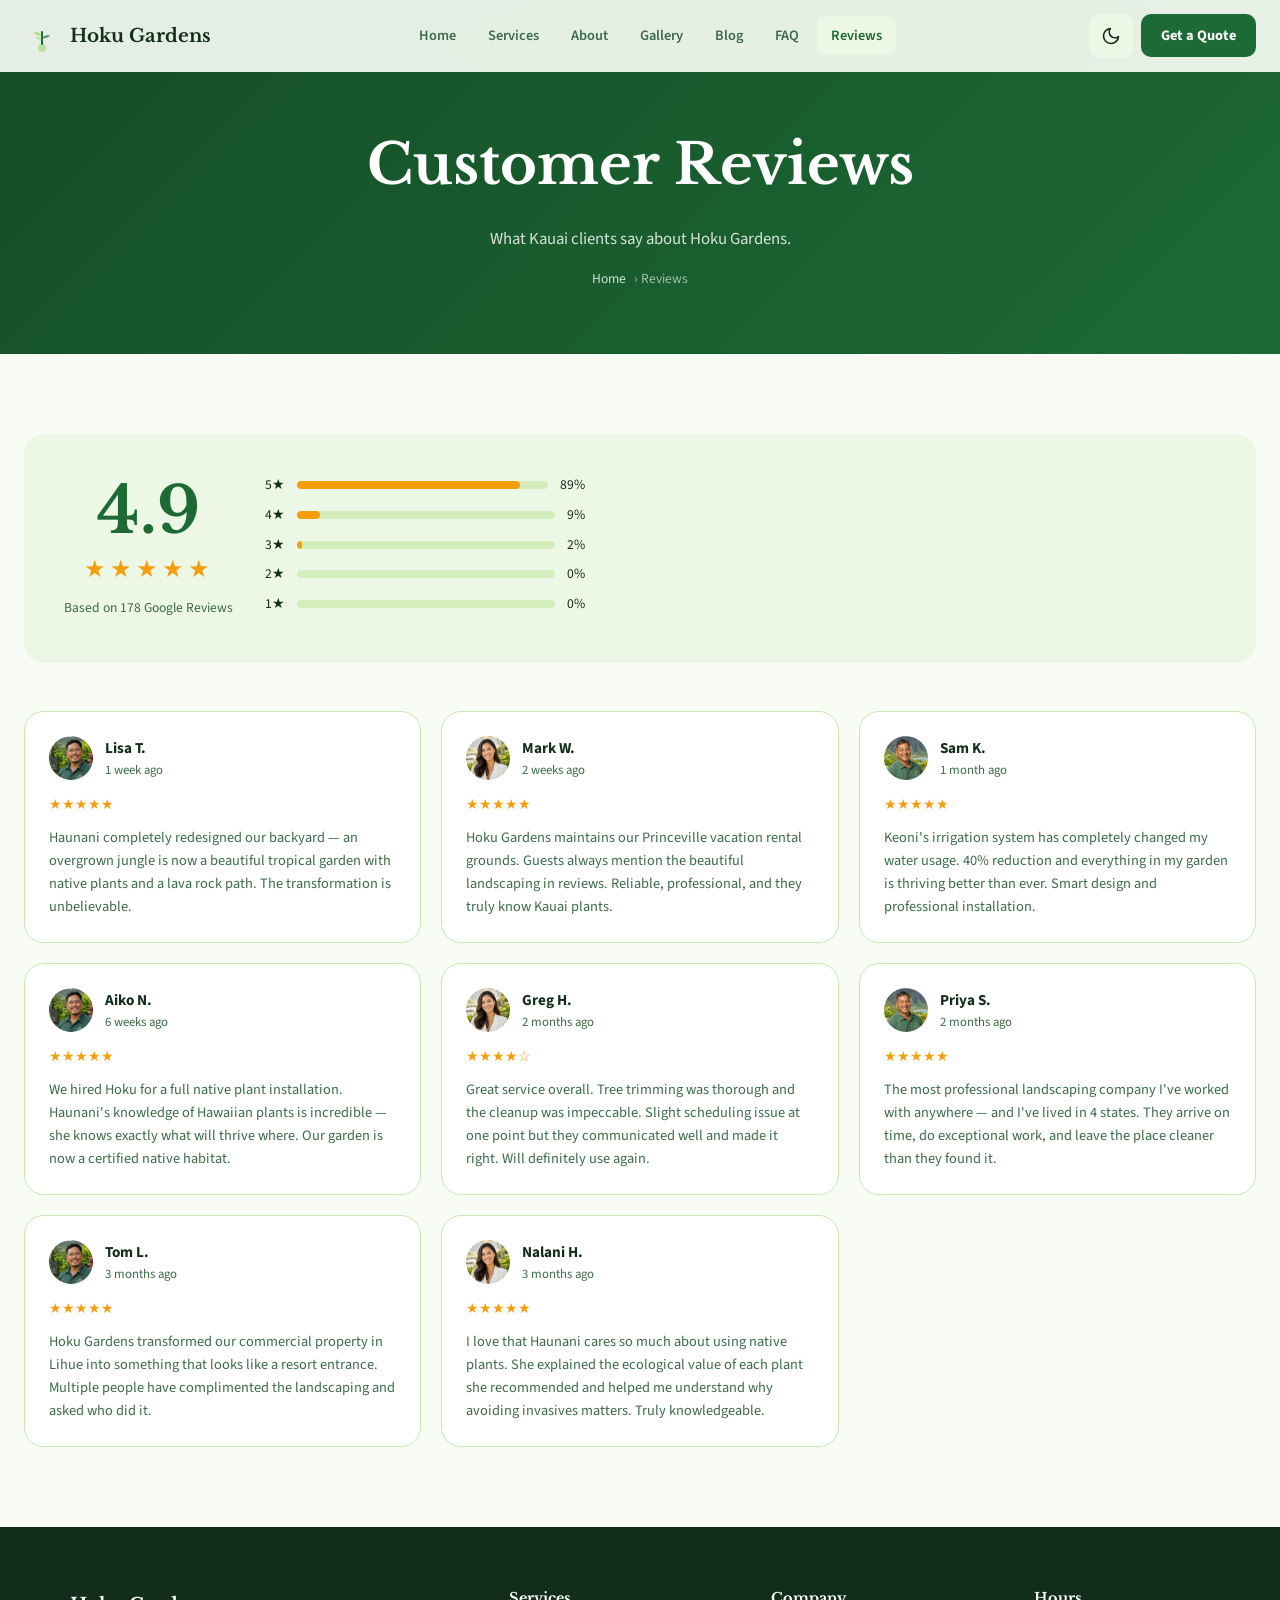
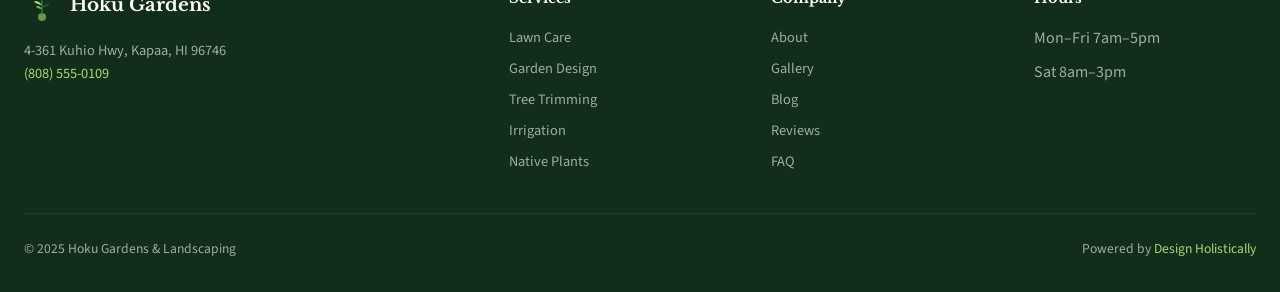
<file: reviews.html>
<!DOCTYPE html><html lang="en" data-theme="light"><head><meta charset="UTF-8"><meta name="viewport" content="width=device-width, initial-scale=1.0"><title>Reviews — Hoku Gardens & Landscaping | Kapaa, Kauai</title><link rel="stylesheet" href="css/style.css"><meta name="description" content="Professional landscaping and garden design in Kapaa, Kauai.">  <link rel="icon" type="image/x-icon" href="images/favicon.ico">
  <link rel="icon" type="image/png" sizes="32x32" href="images/favicon-32x32.png">
  <link rel="icon" type="image/png" sizes="16x16" href="images/favicon-16x16.png">
  <link rel="apple-touch-icon" sizes="180x180" href="images/apple-touch-icon.png">
</head><body><header class="header"><div class="header-inner"><a href="index.html" class="logo"><svg viewBox="0 0 36 36" fill="none" width="36" height="36"><circle cx="18" cy="30" r="4" fill="#A3D977" opacity="0.6"/><path d="M18 26V14" stroke="#1D6A35" stroke-width="2" stroke-linecap="round"/><path d="M18 18c-3-4-7-5-8-3 2 1 5 3 8 3z" fill="#A3D977"/><path d="M18 20c3-3 7-4 8-2-2 1-5 3-8 2z" fill="#1D6A35" opacity="0.7"/><path d="M18 22c-2-3-5-4-6-2 2 1 4 2 6 2z" fill="#A3D977" opacity="0.8"/></svg>Hoku Gardens</a><nav class="nav"><a href="index.html">Home</a><a href="services.html">Services</a><a href="about.html">About</a><a href="gallery.html">Gallery</a><a href="blog.html">Blog</a><a href="faq.html">FAQ</a><a href="reviews.html" class="active">Reviews</a></nav><div class="header-actions"><button id="themeToggle" class="btn-theme" aria-label="Toggle dark mode"></button><a href="booking.html" class="btn-cta">Get a Quote</a><button id="hamburger" class="btn-hamburger" aria-label="Open menu"><span></span><span></span><span></span></button></div></div></header><nav id="mobileNav" class="mobile-nav"><a href="index.html">Home</a><a href="services.html">Services</a><a href="about.html">About</a><a href="gallery.html">Gallery</a><a href="blog.html">Blog</a><a href="faq.html">FAQ</a><a href="reviews.html" class="active">Reviews</a><a href="booking.html">Get a Quote</a><a href="admin.html">Admin</a></nav><div class="page-hero"><h1>Customer Reviews</h1><p>What Kauai clients say about Hoku Gardens.</p><div class="breadcrumb"><a href="index.html">Home</a> › Reviews</div></div><section class="section"><div class="container">
<div class="reviews-summary fade-up"><div class="reviews-score"><div class="score-num">4.9</div><div class="score-stars">★★★★★</div><div class="score-count">Based on 178 Google Reviews</div></div><div class="rating-bars"><div class="rating-bar-row"><span>5★</span><div class="rating-bar-track"><div class="rating-bar-fill" style="width:89%"></div></div><span>89%</span></div><div class="rating-bar-row"><span>4★</span><div class="rating-bar-track"><div class="rating-bar-fill" style="width:9%"></div></div><span>9%</span></div><div class="rating-bar-row"><span>3★</span><div class="rating-bar-track"><div class="rating-bar-fill" style="width:2%"></div></div><span>2%</span></div><div class="rating-bar-row"><span>2★</span><div class="rating-bar-track"><div class="rating-bar-fill" style="width:0%"></div></div><span>0%</span></div><div class="rating-bar-row"><span>1★</span><div class="rating-bar-track"><div class="rating-bar-fill" style="width:0%"></div></div><span>0%</span></div></div></div>
<div class="reviews-grid"><div class="review-card fade-up"><div class="review-header"><div class="review-avatar"><img src="images/avatar-1.png" loading="lazy"></div><div><div class="review-name">Lisa T.</div><div class="review-date">1 week ago</div></div></div><div class="review-stars">★★★★★</div><p class="review-text">Haunani completely redesigned our backyard — an overgrown jungle is now a beautiful tropical garden with native plants and a lava rock path. The transformation is unbelievable.</p></div>
<div class="review-card fade-up"><div class="review-header"><div class="review-avatar"><img src="images/avatar-2.png" loading="lazy"></div><div><div class="review-name">Mark W.</div><div class="review-date">2 weeks ago</div></div></div><div class="review-stars">★★★★★</div><p class="review-text">Hoku Gardens maintains our Princeville vacation rental grounds. Guests always mention the beautiful landscaping in reviews. Reliable, professional, and they truly know Kauai plants.</p></div>
<div class="review-card fade-up"><div class="review-header"><div class="review-avatar"><img src="images/avatar-3.png" loading="lazy"></div><div><div class="review-name">Sam K.</div><div class="review-date">1 month ago</div></div></div><div class="review-stars">★★★★★</div><p class="review-text">Keoni's irrigation system has completely changed my water usage. 40% reduction and everything in my garden is thriving better than ever. Smart design and professional installation.</p></div>
<div class="review-card fade-up"><div class="review-header"><div class="review-avatar"><img src="images/avatar-1.png" loading="lazy"></div><div><div class="review-name">Aiko N.</div><div class="review-date">6 weeks ago</div></div></div><div class="review-stars">★★★★★</div><p class="review-text">We hired Hoku for a full native plant installation. Haunani's knowledge of Hawaiian plants is incredible — she knows exactly what will thrive where. Our garden is now a certified native habitat.</p></div>
<div class="review-card fade-up"><div class="review-header"><div class="review-avatar"><img src="images/avatar-2.png" loading="lazy"></div><div><div class="review-name">Greg H.</div><div class="review-date">2 months ago</div></div></div><div class="review-stars">★★★★☆</div><p class="review-text">Great service overall. Tree trimming was thorough and the cleanup was impeccable. Slight scheduling issue at one point but they communicated well and made it right. Will definitely use again.</p></div>
<div class="review-card fade-up"><div class="review-header"><div class="review-avatar"><img src="images/avatar-3.png" loading="lazy"></div><div><div class="review-name">Priya S.</div><div class="review-date">2 months ago</div></div></div><div class="review-stars">★★★★★</div><p class="review-text">The most professional landscaping company I've worked with anywhere — and I've lived in 4 states. They arrive on time, do exceptional work, and leave the place cleaner than they found it.</p></div>
<div class="review-card fade-up"><div class="review-header"><div class="review-avatar"><img src="images/avatar-1.png" loading="lazy"></div><div><div class="review-name">Tom L.</div><div class="review-date">3 months ago</div></div></div><div class="review-stars">★★★★★</div><p class="review-text">Hoku Gardens transformed our commercial property in Lihue into something that looks like a resort entrance. Multiple people have complimented the landscaping and asked who did it.</p></div>
<div class="review-card fade-up"><div class="review-header"><div class="review-avatar"><img src="images/avatar-2.png" loading="lazy"></div><div><div class="review-name">Nalani H.</div><div class="review-date">3 months ago</div></div></div><div class="review-stars">★★★★★</div><p class="review-text">I love that Haunani cares so much about using native plants. She explained the ecological value of each plant she recommended and helped me understand why avoiding invasives matters. Truly knowledgeable.</p></div></div>
</div></section><footer class="footer"><div class="footer-grid"><div class="footer-brand"><div class="logo" style="color:white;"><svg viewBox="0 0 36 36" fill="none" width="36" height="36"><circle cx="18" cy="30" r="4" fill="#A3D977" opacity="0.6"/><path d="M18 26V14" stroke="#1D6A35" stroke-width="2" stroke-linecap="round"/><path d="M18 18c-3-4-7-5-8-3 2 1 5 3 8 3z" fill="#A3D977"/><path d="M18 20c3-3 7-4 8-2-2 1-5 3-8 2z" fill="#1D6A35" opacity="0.7"/><path d="M18 22c-2-3-5-4-6-2 2 1 4 2 6 2z" fill="#A3D977" opacity="0.8"/></svg>Hoku Gardens</div><p>4-361 Kuhio Hwy, Kapaa, HI 96746<br><a href="tel:+18085550109" style="color:var(--accent);">(808) 555-0109</a></p></div><div><h4>Services</h4><div class="footer-links"><a href="services.html">Lawn Care</a><a href="services.html">Garden Design</a><a href="services.html">Tree Trimming</a><a href="services.html">Irrigation</a><a href="services.html">Native Plants</a></div></div><div><h4>Company</h4><div class="footer-links"><a href="about.html">About</a><a href="gallery.html">Gallery</a><a href="blog.html">Blog</a><a href="reviews.html">Reviews</a><a href="faq.html">FAQ</a></div></div><div><h4>Hours</h4><div class="footer-links"><span style="color:rgba(255,255,255,0.6);">Mon–Fri 7am–5pm</span><span style="color:rgba(255,255,255,0.6);">Sat 8am–3pm</span></div></div></div><div class="footer-bottom"><p>© 2025 Hoku Gardens & Landscaping</p><p>Powered by <a href="https://designholistically.com" target="_blank" rel="noopener">Design Holistically</a></p></div></footer><button id="backToTop" class="back-to-top"><svg width="20" height="20" viewBox="0 0 24 24" fill="none" stroke="currentColor" stroke-width="2"><polyline points="18 15 12 9 6 15"/></svg></button><script src="js/main.js"></script></body></html>
</file>
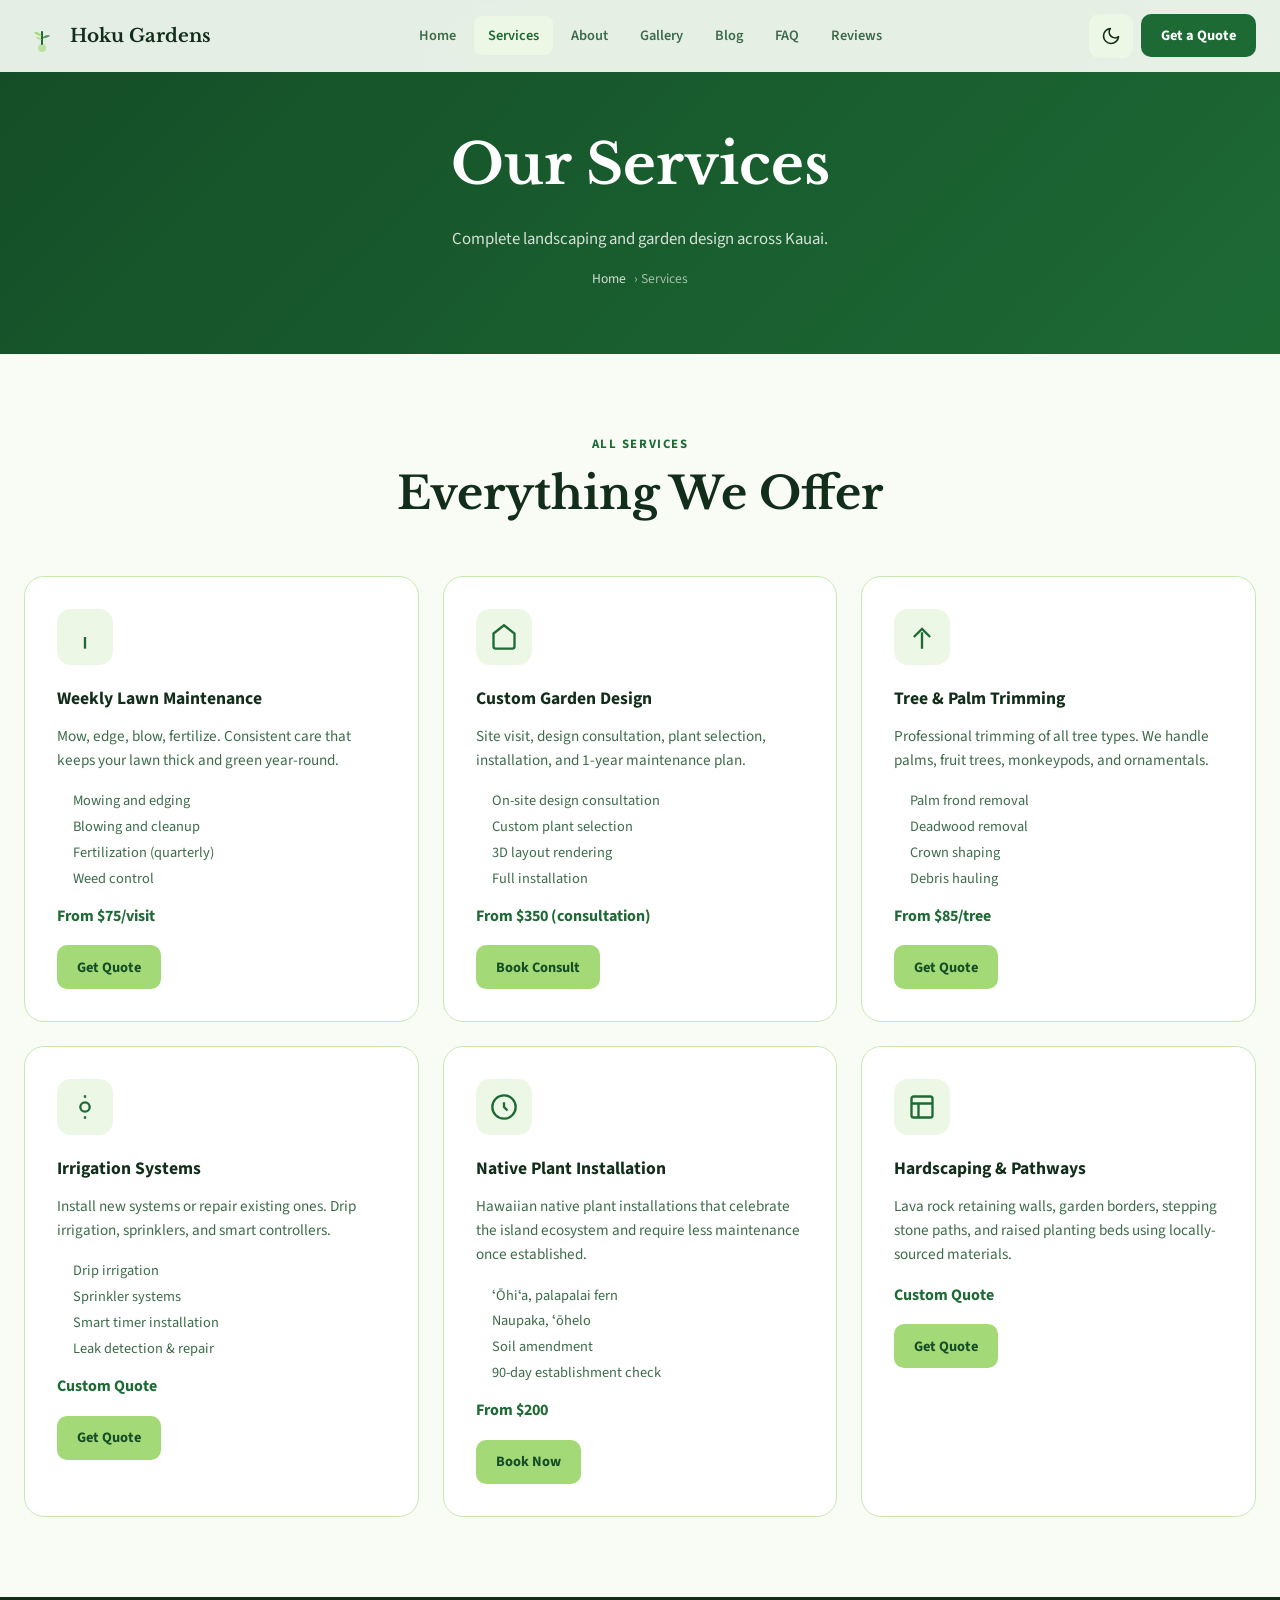
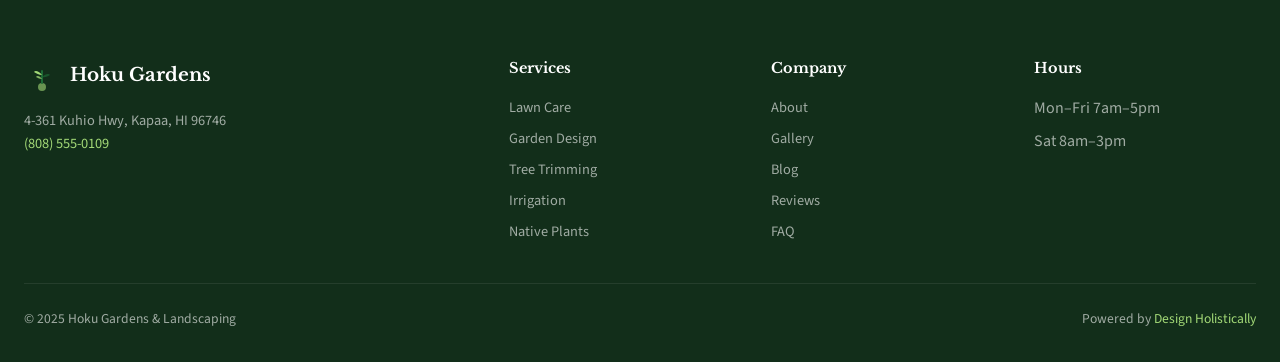
<file: services.html>
<!DOCTYPE html><html lang="en" data-theme="light"><head><meta charset="UTF-8"><meta name="viewport" content="width=device-width, initial-scale=1.0"><title>Services — Hoku Gardens & Landscaping | Kapaa, Kauai</title><link rel="stylesheet" href="css/style.css"><meta name="description" content="Professional landscaping and garden design in Kapaa, Kauai.">  <link rel="icon" type="image/x-icon" href="images/favicon.ico">
  <link rel="icon" type="image/png" sizes="32x32" href="images/favicon-32x32.png">
  <link rel="icon" type="image/png" sizes="16x16" href="images/favicon-16x16.png">
  <link rel="apple-touch-icon" sizes="180x180" href="images/apple-touch-icon.png">
</head><body><header class="header"><div class="header-inner"><a href="index.html" class="logo"><svg viewBox="0 0 36 36" fill="none" width="36" height="36"><circle cx="18" cy="30" r="4" fill="#A3D977" opacity="0.6"/><path d="M18 26V14" stroke="#1D6A35" stroke-width="2" stroke-linecap="round"/><path d="M18 18c-3-4-7-5-8-3 2 1 5 3 8 3z" fill="#A3D977"/><path d="M18 20c3-3 7-4 8-2-2 1-5 3-8 2z" fill="#1D6A35" opacity="0.7"/><path d="M18 22c-2-3-5-4-6-2 2 1 4 2 6 2z" fill="#A3D977" opacity="0.8"/></svg>Hoku Gardens</a><nav class="nav"><a href="index.html">Home</a><a href="services.html" class="active">Services</a><a href="about.html">About</a><a href="gallery.html">Gallery</a><a href="blog.html">Blog</a><a href="faq.html">FAQ</a><a href="reviews.html">Reviews</a></nav><div class="header-actions"><button id="themeToggle" class="btn-theme" aria-label="Toggle dark mode"></button><a href="booking.html" class="btn-cta">Get a Quote</a><button id="hamburger" class="btn-hamburger" aria-label="Open menu"><span></span><span></span><span></span></button></div></div></header><nav id="mobileNav" class="mobile-nav"><a href="index.html">Home</a><a href="services.html" class="active">Services</a><a href="about.html">About</a><a href="gallery.html">Gallery</a><a href="blog.html">Blog</a><a href="faq.html">FAQ</a><a href="reviews.html">Reviews</a><a href="booking.html">Get a Quote</a><a href="admin.html">Admin</a></nav><div class="page-hero"><h1>Our Services</h1><p>Complete landscaping and garden design across Kauai.</p><div class="breadcrumb"><a href="index.html">Home</a> › Services</div></div><section class="section"><div class="container">
<div class="section-header fade-up"><span class="section-label">All Services</span><h2>Everything We Offer</h2></div>
<div class="services-grid">
<div class="service-card fade-up"><div class="service-icon"><svg viewBox="0 0 24 24" fill="none" stroke="currentColor" stroke-width="2"><path d="M12 22V12"/></svg></div><h3>Weekly Lawn Maintenance</h3><p>Mow, edge, blow, fertilize. Consistent care that keeps your lawn thick and green year-round.</p><ul style="color:var(--text-muted);font-size:0.9rem;padding-left:16px;margin:12px 0;line-height:1.8;"><li>Mowing and edging</li><li>Blowing and cleanup</li><li>Fertilization (quarterly)</li><li>Weed control</li></ul><span class="service-price">From $75/visit</span><br><a href="booking.html" class="btn-primary" style="display:inline-flex;margin-top:16px;padding:10px 20px;font-size:0.9rem;">Get Quote</a></div>
<div class="service-card fade-up"><div class="service-icon"><svg viewBox="0 0 24 24" fill="none" stroke="currentColor" stroke-width="2"><path d="M3 9l9-7 9 7v11a2 2 0 0 1-2 2H5a2 2 0 0 1-2-2z"/></svg></div><h3>Custom Garden Design</h3><p>Site visit, design consultation, plant selection, installation, and 1-year maintenance plan.</p><ul style="color:var(--text-muted);font-size:0.9rem;padding-left:16px;margin:12px 0;line-height:1.8;"><li>On-site design consultation</li><li>Custom plant selection</li><li>3D layout rendering</li><li>Full installation</li></ul><span class="service-price">From $350 (consultation)</span><br><a href="booking.html" class="btn-primary" style="display:inline-flex;margin-top:16px;padding:10px 20px;font-size:0.9rem;">Book Consult</a></div>
<div class="service-card fade-up"><div class="service-icon"><svg viewBox="0 0 24 24" fill="none" stroke="currentColor" stroke-width="2"><path d="M12 22V8M5 12l7-7 7 7"/></svg></div><h3>Tree & Palm Trimming</h3><p>Professional trimming of all tree types. We handle palms, fruit trees, monkeypods, and ornamentals.</p><ul style="color:var(--text-muted);font-size:0.9rem;padding-left:16px;margin:12px 0;line-height:1.8;"><li>Palm frond removal</li><li>Deadwood removal</li><li>Crown shaping</li><li>Debris hauling</li></ul><span class="service-price">From $85/tree</span><br><a href="booking.html" class="btn-primary" style="display:inline-flex;margin-top:16px;padding:10px 20px;font-size:0.9rem;">Get Quote</a></div>
<div class="service-card fade-up"><div class="service-icon"><svg viewBox="0 0 24 24" fill="none" stroke="currentColor" stroke-width="2"><circle cx="12" cy="12" r="4"/><path d="M12 2v2M12 20v2"/></svg></div><h3>Irrigation Systems</h3><p>Install new systems or repair existing ones. Drip irrigation, sprinklers, and smart controllers.</p><ul style="color:var(--text-muted);font-size:0.9rem;padding-left:16px;margin:12px 0;line-height:1.8;"><li>Drip irrigation</li><li>Sprinkler systems</li><li>Smart timer installation</li><li>Leak detection & repair</li></ul><span class="service-price">Custom Quote</span><br><a href="booking.html" class="btn-primary" style="display:inline-flex;margin-top:16px;padding:10px 20px;font-size:0.9rem;">Get Quote</a></div>
<div class="service-card fade-up"><div class="service-icon"><svg viewBox="0 0 24 24" fill="none" stroke="currentColor" stroke-width="2"><circle cx="12" cy="12" r="10"/><path d="M12 8v4l3 3"/></svg></div><h3>Native Plant Installation</h3><p>Hawaiian native plant installations that celebrate the island ecosystem and require less maintenance once established.</p><ul style="color:var(--text-muted);font-size:0.9rem;padding-left:16px;margin:12px 0;line-height:1.8;"><li>ʻŌhiʻa, palapalai fern</li><li>Naupaka, ʻōhelo</li><li>Soil amendment</li><li>90-day establishment check</li></ul><span class="service-price">From $200</span><br><a href="booking.html" class="btn-primary" style="display:inline-flex;margin-top:16px;padding:10px 20px;font-size:0.9rem;">Book Now</a></div>
<div class="service-card fade-up"><div class="service-icon"><svg viewBox="0 0 24 24" fill="none" stroke="currentColor" stroke-width="2"><rect x="3" y="3" width="18" height="18" rx="2"/><path d="M3 9h18M9 21V9"/></svg></div><h3>Hardscaping & Pathways</h3><p>Lava rock retaining walls, garden borders, stepping stone paths, and raised planting beds using locally-sourced materials.</p><span class="service-price">Custom Quote</span><br><a href="booking.html" class="btn-primary" style="display:inline-flex;margin-top:16px;padding:10px 20px;font-size:0.9rem;">Get Quote</a></div>
</div></div></section><footer class="footer"><div class="footer-grid"><div class="footer-brand"><div class="logo" style="color:white;"><svg viewBox="0 0 36 36" fill="none" width="36" height="36"><circle cx="18" cy="30" r="4" fill="#A3D977" opacity="0.6"/><path d="M18 26V14" stroke="#1D6A35" stroke-width="2" stroke-linecap="round"/><path d="M18 18c-3-4-7-5-8-3 2 1 5 3 8 3z" fill="#A3D977"/><path d="M18 20c3-3 7-4 8-2-2 1-5 3-8 2z" fill="#1D6A35" opacity="0.7"/><path d="M18 22c-2-3-5-4-6-2 2 1 4 2 6 2z" fill="#A3D977" opacity="0.8"/></svg>Hoku Gardens</div><p>4-361 Kuhio Hwy, Kapaa, HI 96746<br><a href="tel:+18085550109" style="color:var(--accent);">(808) 555-0109</a></p></div><div><h4>Services</h4><div class="footer-links"><a href="services.html">Lawn Care</a><a href="services.html">Garden Design</a><a href="services.html">Tree Trimming</a><a href="services.html">Irrigation</a><a href="services.html">Native Plants</a></div></div><div><h4>Company</h4><div class="footer-links"><a href="about.html">About</a><a href="gallery.html">Gallery</a><a href="blog.html">Blog</a><a href="reviews.html">Reviews</a><a href="faq.html">FAQ</a></div></div><div><h4>Hours</h4><div class="footer-links"><span style="color:rgba(255,255,255,0.6);">Mon–Fri 7am–5pm</span><span style="color:rgba(255,255,255,0.6);">Sat 8am–3pm</span></div></div></div><div class="footer-bottom"><p>© 2025 Hoku Gardens & Landscaping</p><p>Powered by <a href="https://designholistically.com" target="_blank" rel="noopener">Design Holistically</a></p></div></footer><button id="backToTop" class="back-to-top"><svg width="20" height="20" viewBox="0 0 24 24" fill="none" stroke="currentColor" stroke-width="2"><polyline points="18 15 12 9 6 15"/></svg></button><script src="js/main.js"></script></body></html>
</file>
<file: css/style.css>
@import url('https://fonts.googleapis.com/css2?family=Libre+Baskerville:ital,wght@0,400;0,700;1,400&family=Source+Sans+3:wght@300;400;600;700&display=swap');
:root{--primary:#1D6A35;--primary-dark:#144d26;--primary-light:#2a8a45;--accent:#A3D977;--accent-dark:#7fc040;--text:#122e1a;--text-muted:#3d6b4a;--bg:#f8fcf5;--bg-alt:#edf7e5;--card-bg:#ffffff;--border:#c8e8b2;--gray-100:#edf7e5;--gray-200:#d4edbc;--gray-400:#7abf5e;--gray-800:#122e1a;--shadow:0 2px 20px rgba(29,106,53,0.10);--shadow-lg:0 8px 40px rgba(29,106,53,0.15);--radius:12px;--radius-lg:20px;--transition:0.3s cubic-bezier(0.4,0,0.2,1);--font-body:'Source Sans 3',sans-serif;--font-display:'Libre Baskerville',serif;--header-h:72px;}
[data-theme="dark"]{--primary:#4caf72;--primary-dark:#3d8f5a;--accent:#A3D977;--text:#e8f5e2;--text-muted:#7abf5e;--bg:#0e1f12;--bg-alt:#122818;--card-bg:#172d1c;--border:#1e4028;--gray-100:#172d1c;--gray-200:#1e4028;--gray-800:#d4edbc;--shadow:0 2px 20px rgba(0,0,0,0.4);--shadow-lg:0 8px 40px rgba(0,0,0,0.5);}
*,*::before,*::after{box-sizing:border-box;margin:0;padding:0;}html{scroll-behavior:smooth;}
body{font-family:var(--font-body);color:var(--text);background:var(--bg);line-height:1.6;overflow-x:hidden;transition:background var(--transition),color var(--transition);}
img{max-width:100%;height:auto;display:block;}a{color:var(--primary);text-decoration:none;transition:color var(--transition);}ul{list-style:none;}button{cursor:pointer;font-family:var(--font-body);border:none;background:none;}
.header{position:fixed;top:0;left:0;right:0;z-index:1000;height:var(--header-h);display:flex;align-items:center;padding:0 24px;background:rgba(248,252,245,0.92);backdrop-filter:blur(12px);border-bottom:1px solid transparent;transition:all var(--transition);}
[data-theme="dark"] .header{background:rgba(14,31,18,0.92);}
.header.scrolled{border-bottom-color:var(--border);box-shadow:var(--shadow);}
.header-inner{width:100%;max-width:1280px;margin:0 auto;display:flex;align-items:center;justify-content:space-between;}
.logo{display:flex;align-items:center;gap:10px;font-family:var(--font-display);font-size:1.15rem;font-weight:700;color:var(--text);}
.logo svg{width:36px;height:36px;}
.nav{display:none;gap:4px;}@media(min-width:768px){.nav{display:flex;}}
.nav a{padding:8px 14px;border-radius:8px;font-size:0.9rem;font-weight:600;color:var(--text-muted);transition:all var(--transition);}
.nav a:hover,.nav a.active{background:var(--gray-100);color:var(--primary);}
.header-actions{display:flex;align-items:center;gap:8px;}
.btn-theme{width:44px;height:44px;border-radius:10px;display:flex;align-items:center;justify-content:center;background:var(--gray-100);color:var(--text);}
.btn-hamburger{width:44px;height:44px;border-radius:10px;display:flex;flex-direction:column;align-items:center;justify-content:center;gap:5px;background:var(--gray-100);}
@media(min-width:768px){.btn-hamburger{display:none;}}
.btn-hamburger span{width:20px;height:2px;background:var(--text);border-radius:2px;display:block;}
.btn-cta{display:none;padding:10px 20px;background:var(--primary);color:white;border-radius:10px;font-weight:700;font-size:0.9rem;}
.btn-cta:hover{background:var(--primary-dark);color:white;}
@media(min-width:768px){.btn-cta{display:flex;align-items:center;}}
.mobile-nav{position:fixed;top:var(--header-h);left:0;right:0;bottom:0;background:var(--bg);z-index:999;padding:32px 24px;display:flex;flex-direction:column;gap:8px;transform:translateX(100%);transition:transform var(--transition);}
.mobile-nav.open{transform:translateX(0);}
.mobile-nav a{padding:16px;border-radius:12px;font-size:1.1rem;font-weight:600;color:var(--text);border-bottom:1px solid var(--border);}
.hero{min-height:100svh;padding-top:var(--header-h);display:flex;align-items:center;position:relative;overflow:hidden;background:linear-gradient(135deg,var(--primary-dark) 0%,var(--primary) 60%,#2a8a45 100%);}
.hero-bg{position:absolute;inset:0;overflow:hidden;}
.hero-bg img{width:100%;height:100%;object-fit:cover;opacity:0.25;}
.hero-content{position:relative;z-index:1;max-width:1280px;margin:0 auto;padding:80px 24px;}
.hero-tag{display:inline-flex;align-items:center;gap:8px;background:rgba(163,217,119,0.15);border:1px solid rgba(163,217,119,0.4);color:var(--accent);padding:6px 16px;border-radius:100px;font-size:0.85rem;font-weight:700;margin-bottom:24px;}
.hero h1{font-family:var(--font-display);font-size:clamp(2.5rem,8vw,5rem);color:white;line-height:1.1;margin-bottom:20px;}
.hero h1 em{font-style:italic;color:var(--accent);}
.hero p{font-size:clamp(1rem,2vw,1.2rem);color:rgba(255,255,255,0.85);max-width:500px;margin-bottom:36px;line-height:1.7;}
.hero-actions{display:flex;flex-wrap:wrap;gap:16px;}
.btn-primary{padding:14px 28px;background:var(--accent);color:var(--primary-dark);font-weight:700;font-size:1rem;border-radius:10px;transition:all var(--transition);display:inline-flex;align-items:center;gap:8px;min-height:44px;}
.btn-primary:hover{background:white;color:var(--primary);transform:translateY(-2px);box-shadow:0 8px 24px rgba(0,0,0,0.2);}
.btn-secondary{padding:14px 28px;background:rgba(255,255,255,0.1);border:1.5px solid rgba(255,255,255,0.3);color:white;font-weight:700;font-size:1rem;border-radius:10px;transition:all var(--transition);display:inline-flex;align-items:center;gap:8px;min-height:44px;}
.btn-secondary:hover{background:rgba(255,255,255,0.2);color:white;}
.section{padding:80px 24px;}.section-alt{background:var(--bg-alt);}
.container{max-width:1280px;margin:0 auto;}
.section-header{text-align:center;max-width:640px;margin:0 auto 56px;}
.section-label{font-size:0.8rem;font-weight:700;letter-spacing:0.12em;text-transform:uppercase;color:var(--primary);margin-bottom:12px;display:block;}
.section-header h2{font-family:var(--font-display);font-size:clamp(1.8rem,4vw,2.8rem);line-height:1.2;margin-bottom:16px;}
.section-header p{color:var(--text-muted);font-size:1rem;line-height:1.7;}
.services-grid{display:grid;grid-template-columns:1fr;gap:24px;}
@media(min-width:640px){.services-grid{grid-template-columns:repeat(2,1fr);}}
@media(min-width:1024px){.services-grid{grid-template-columns:repeat(3,1fr);}}
.service-card{background:var(--card-bg);border:1px solid var(--border);border-radius:var(--radius-lg);padding:32px;transition:all var(--transition);}
.service-card:hover{transform:translateY(-4px);box-shadow:var(--shadow-lg);border-color:var(--accent-dark);}
.service-icon{width:56px;height:56px;background:var(--gray-100);border-radius:14px;display:flex;align-items:center;justify-content:center;margin-bottom:20px;}
.service-icon svg{width:28px;height:28px;color:var(--primary);}
.service-card h3{font-size:1.1rem;font-weight:700;margin-bottom:10px;}
.service-card p{color:var(--text-muted);font-size:0.95rem;line-height:1.6;margin-bottom:16px;}
.service-price{font-weight:700;color:var(--primary);font-size:1rem;}
.testimonials-grid{display:grid;grid-template-columns:1fr;gap:24px;}
@media(min-width:640px){.testimonials-grid{grid-template-columns:repeat(2,1fr);}}
@media(min-width:1024px){.testimonials-grid{grid-template-columns:repeat(3,1fr);}}
.testimonial-card{background:var(--card-bg);border:1px solid var(--border);border-radius:var(--radius-lg);padding:28px;}
.stars{color:#f59e0b;margin-bottom:12px;font-size:1rem;letter-spacing:2px;}
.testimonial-card p{color:var(--text-muted);font-size:0.95rem;line-height:1.6;margin-bottom:20px;font-style:italic;}
.reviewer{display:flex;align-items:center;gap:12px;}
.reviewer-avatar{width:40px;height:40px;border-radius:50%;overflow:hidden;}
.reviewer-avatar img{width:100%;height:100%;object-fit:cover;}
.reviewer-name{font-weight:700;font-size:0.9rem;}
.reviewer-location{font-size:0.8rem;color:var(--text-muted);}
.cta-section{background:linear-gradient(135deg,var(--primary-dark) 0%,var(--primary) 100%);padding:80px 24px;text-align:center;}
.cta-section h2{font-family:var(--font-display);font-size:clamp(1.8rem,4vw,2.8rem);color:white;margin-bottom:16px;}
.cta-section p{color:rgba(255,255,255,0.85);font-size:1.05rem;margin-bottom:36px;}
.page-hero{padding:120px 24px 64px;background:linear-gradient(135deg,var(--primary-dark) 0%,var(--primary) 100%);text-align:center;}
.page-hero h1{font-family:var(--font-display);font-size:clamp(2rem,5vw,3.5rem);color:white;margin-bottom:16px;}
.page-hero p{color:rgba(255,255,255,0.82);font-size:1.05rem;max-width:600px;margin:0 auto;}
.breadcrumb{display:flex;align-items:center;gap:8px;font-size:0.85rem;color:rgba(255,255,255,0.6);justify-content:center;margin-top:16px;}
.breadcrumb a{color:rgba(255,255,255,0.8);}
.gallery-grid{display:grid;grid-template-columns:repeat(2,1fr);gap:16px;}
@media(min-width:640px){.gallery-grid{grid-template-columns:repeat(3,1fr);}}
@media(min-width:1024px){.gallery-grid{grid-template-columns:repeat(4,1fr);}}
.gallery-item{border-radius:var(--radius);overflow:hidden;aspect-ratio:1;position:relative;cursor:pointer;}
.gallery-item img{width:100%;height:100%;object-fit:cover;transition:transform var(--transition);}
.gallery-item:hover img{transform:scale(1.05);}
.gallery-item-overlay{position:absolute;inset:0;background:rgba(29,106,53,0.75);display:flex;align-items:center;justify-content:center;opacity:0;transition:opacity var(--transition);color:white;font-weight:700;font-size:0.9rem;}
.gallery-item:hover .gallery-item-overlay{opacity:1;}
.blog-grid{display:grid;grid-template-columns:1fr;gap:32px;}
@media(min-width:640px){.blog-grid{grid-template-columns:repeat(2,1fr);}}
@media(min-width:1024px){.blog-grid{grid-template-columns:repeat(3,1fr);}}
.blog-card{background:var(--card-bg);border:1px solid var(--border);border-radius:var(--radius-lg);overflow:hidden;transition:all var(--transition);}
.blog-card:hover{transform:translateY(-4px);box-shadow:var(--shadow-lg);}
.blog-card-img{aspect-ratio:16/9;overflow:hidden;}
.blog-card-img img{width:100%;height:100%;object-fit:cover;transition:transform var(--transition);}
.blog-card:hover .blog-card-img img{transform:scale(1.05);}
.blog-card-body{padding:20px;}
.blog-tag{font-size:0.75rem;font-weight:700;color:var(--primary);text-transform:uppercase;letter-spacing:0.1em;margin-bottom:8px;display:block;}
.blog-card h3{font-family:var(--font-display);font-size:1.05rem;margin-bottom:10px;line-height:1.4;}
.blog-card h3 a{color:var(--text);}
.blog-card h3 a:hover{color:var(--primary);}
.blog-card p{color:var(--text-muted);font-size:0.9rem;line-height:1.6;}
.blog-meta{display:flex;gap:16px;font-size:0.8rem;color:var(--text-muted);margin-top:16px;padding-top:16px;border-top:1px solid var(--border);}
.blog-post{max-width:760px;margin:0 auto;padding:60px 24px;}
.blog-post h1{font-family:var(--font-display);font-size:clamp(1.8rem,4vw,2.8rem);line-height:1.2;margin-bottom:24px;}
.blog-post-meta{display:flex;flex-wrap:wrap;gap:16px;font-size:0.85rem;color:var(--text-muted);margin-bottom:32px;padding-bottom:24px;border-bottom:1px solid var(--border);}
.blog-post img{border-radius:var(--radius-lg);margin:32px 0;}
.blog-post h2{font-family:var(--font-display);font-size:1.8rem;margin:32px 0 16px;}
.blog-post h3{font-family:var(--font-display);font-size:1.3rem;margin:24px 0 12px;}
.blog-post p{color:var(--text-muted);line-height:1.8;margin-bottom:20px;}
.blog-post ul,.blog-post ol{padding-left:24px;margin-bottom:20px;}
.blog-post li{color:var(--text-muted);line-height:1.8;margin-bottom:8px;}
.booking-section{max-width:760px;margin:0 auto;}
.booking-steps{display:flex;gap:8px;margin-bottom:40px;}
.step-item{flex:1;text-align:center;}
.step-num{width:36px;height:36px;border-radius:50%;background:var(--gray-200);color:var(--text-muted);font-weight:700;font-size:0.9rem;display:flex;align-items:center;justify-content:center;margin:0 auto 8px;transition:all var(--transition);}
.step-item.active .step-num{background:var(--primary);color:white;}
.step-item.done .step-num{background:var(--accent);color:var(--primary-dark);}
.step-label{font-size:0.75rem;color:var(--text-muted);font-weight:600;}
.form-step{display:none;}.form-step.active{display:block;animation:fadeIn 0.3s ease;}
@keyframes fadeIn{from{opacity:0;transform:translateY(10px);}to{opacity:1;transform:translateY(0);}}
.form-step h3{font-family:var(--font-display);font-size:1.4rem;margin-bottom:24px;}
.form-group{margin-bottom:20px;}
.form-group label{display:block;font-weight:700;font-size:0.9rem;margin-bottom:8px;}
.form-group input,.form-group select,.form-group textarea{width:100%;padding:12px 16px;border:1.5px solid var(--border);border-radius:10px;background:var(--bg);color:var(--text);font-family:var(--font-body);font-size:1rem;transition:border-color var(--transition);min-height:44px;}
.form-group input:focus,.form-group select:focus,.form-group textarea:focus{outline:none;border-color:var(--primary);}
.form-group textarea{min-height:120px;resize:vertical;}
.service-options{display:grid;grid-template-columns:1fr;gap:12px;}
@media(min-width:640px){.service-options{grid-template-columns:repeat(2,1fr);}}
.service-option{border:1.5px solid var(--border);border-radius:12px;padding:20px;cursor:pointer;transition:all var(--transition);}
.service-option:hover,.service-option.selected{border-color:var(--primary);background:var(--gray-100);}
.service-option h4{font-weight:700;margin-bottom:4px;}
.service-option p{font-size:0.85rem;color:var(--text-muted);}
.form-nav{display:flex;justify-content:space-between;margin-top:32px;gap:16px;}
.btn-next,.btn-prev,.btn-submit{padding:14px 28px;border-radius:10px;font-weight:700;font-size:1rem;min-height:44px;transition:all var(--transition);}
.btn-next,.btn-submit{background:var(--primary);color:white;}
.btn-next:hover,.btn-submit:hover{background:var(--primary-dark);}
.btn-prev{background:var(--gray-100);color:var(--text);}
.time-slots{display:grid;grid-template-columns:repeat(3,1fr);gap:8px;}
@media(min-width:640px){.time-slots{grid-template-columns:repeat(4,1fr);}}
.time-slot{padding:10px;border:1.5px solid var(--border);border-radius:8px;text-align:center;cursor:pointer;font-size:0.9rem;transition:all var(--transition);min-height:44px;display:flex;align-items:center;justify-content:center;}
.time-slot.selected{background:var(--primary);border-color:var(--primary);color:white;}
.confirmation-box{background:var(--gray-100);border-radius:var(--radius-lg);padding:40px;text-align:center;}
.confirmation-icon{width:64px;height:64px;background:var(--primary);border-radius:50%;display:flex;align-items:center;justify-content:center;margin:0 auto 20px;}
.faq-list{max-width:760px;margin:0 auto;}
.faq-item{border:1px solid var(--border);border-radius:var(--radius);margin-bottom:12px;overflow:hidden;}
.faq-q{padding:20px 24px;font-weight:700;cursor:pointer;display:flex;justify-content:space-between;align-items:center;gap:16px;min-height:44px;transition:background var(--transition);}
.faq-q:hover{background:var(--gray-100);}
.faq-q svg{width:20px;height:20px;color:var(--primary);flex-shrink:0;transition:transform var(--transition);}
.faq-item.open .faq-q svg{transform:rotate(45deg);}
.faq-a{max-height:0;overflow:hidden;transition:max-height 0.4s ease;}
.faq-item.open .faq-a{max-height:500px;}
.faq-a-inner{padding:0 24px 20px;color:var(--text-muted);line-height:1.7;}
.reviews-summary{display:flex;flex-direction:column;gap:32px;align-items:center;background:var(--gray-100);border-radius:var(--radius-lg);padding:40px;margin-bottom:48px;}
@media(min-width:640px){.reviews-summary{flex-direction:row;}}
.reviews-score{text-align:center;}
.score-num{font-family:var(--font-display);font-size:4rem;font-weight:700;color:var(--primary);line-height:1;}
.score-stars{font-size:1.5rem;color:#f59e0b;letter-spacing:4px;margin:8px 0;}
.score-count{font-size:0.85rem;color:var(--text-muted);}
.rating-bars{flex:1;width:100%;max-width:320px;}
.rating-bar-row{display:flex;align-items:center;gap:12px;margin-bottom:8px;font-size:0.85rem;}
.rating-bar-track{flex:1;height:8px;background:var(--gray-200);border-radius:4px;overflow:hidden;}
.rating-bar-fill{height:100%;background:#f59e0b;border-radius:4px;}
.reviews-grid{display:grid;grid-template-columns:1fr;gap:20px;}
@media(min-width:640px){.reviews-grid{grid-template-columns:repeat(2,1fr);}}
@media(min-width:1024px){.reviews-grid{grid-template-columns:repeat(3,1fr);}}
.review-card{background:var(--card-bg);border:1px solid var(--border);border-radius:var(--radius-lg);padding:24px;}
.review-header{display:flex;align-items:center;gap:12px;margin-bottom:12px;}
.review-avatar{width:44px;height:44px;border-radius:50%;overflow:hidden;flex-shrink:0;}
.review-avatar img{width:100%;height:100%;object-fit:cover;}
.review-name{font-weight:700;font-size:0.95rem;}
.review-date{font-size:0.8rem;color:var(--text-muted);}
.review-stars{font-size:0.9rem;color:#f59e0b;margin-bottom:10px;}
.review-text{color:var(--text-muted);font-size:0.9rem;line-height:1.6;}
.google-badge{display:flex;align-items:center;gap:6px;font-size:0.8rem;color:var(--text-muted);margin-top:12px;}
.admin-login{max-width:400px;margin:0 auto;padding:60px 24px;}
.admin-login-card{background:var(--card-bg);border:1px solid var(--border);border-radius:var(--radius-lg);padding:40px;text-align:center;}
.admin-login-card h2{font-family:var(--font-display);font-size:1.8rem;margin-bottom:8px;}
.admin-dash{max-width:1280px;margin:0 auto;padding:40px 24px;}
.admin-stats{display:grid;grid-template-columns:repeat(2,1fr);gap:16px;margin-bottom:32px;}
@media(min-width:640px){.admin-stats{grid-template-columns:repeat(4,1fr);}}
.stat-card{background:var(--card-bg);border:1px solid var(--border);border-radius:var(--radius);padding:20px;}
.stat-val{font-family:var(--font-display);font-size:2rem;font-weight:700;color:var(--primary);}
.stat-label{font-size:0.85rem;color:var(--text-muted);margin-top:4px;}
.admin-table{width:100%;border-collapse:collapse;}
.admin-table th{text-align:left;padding:12px 16px;font-size:0.8rem;text-transform:uppercase;letter-spacing:0.08em;color:var(--text-muted);border-bottom:1px solid var(--border);}
.admin-table td{padding:14px 16px;border-bottom:1px solid var(--border);font-size:0.9rem;}
.status-badge{display:inline-flex;padding:4px 10px;border-radius:100px;font-size:0.75rem;font-weight:700;}
.status-pending{background:rgba(163,217,119,0.15);color:var(--accent-dark);}
.status-confirmed{background:rgba(29,106,53,0.1);color:var(--primary);}
.status-done{background:var(--gray-100);color:var(--text-muted);}
.fade-up{opacity:0;transform:translateY(30px);transition:opacity 0.6s ease,transform 0.6s ease;}
.fade-up.visible{opacity:1;transform:translateY(0);}
.back-to-top{position:fixed;bottom:24px;right:24px;width:44px;height:44px;background:var(--primary);color:white;border-radius:12px;display:flex;align-items:center;justify-content:center;opacity:0;pointer-events:none;transition:all var(--transition);z-index:99;}
.back-to-top.visible{opacity:1;pointer-events:auto;}
.footer{background:var(--gray-800);color:rgba(255,255,255,0.6);padding:60px 24px 32px;}
[data-theme="dark"] .footer{background:#060e08;}
.footer-grid{display:grid;grid-template-columns:1fr;gap:40px;max-width:1280px;margin:0 auto;}
@media(min-width:640px){.footer-grid{grid-template-columns:repeat(2,1fr);}}
@media(min-width:1024px){.footer-grid{grid-template-columns:2fr 1fr 1fr 1fr;}}
.footer-brand .logo{color:white;margin-bottom:16px;}
.footer-brand p{font-size:0.9rem;line-height:1.6;}
.footer h4{color:white;font-family:var(--font-display);font-size:0.9rem;font-weight:700;margin-bottom:16px;}
.footer-links{display:flex;flex-direction:column;gap:8px;}
.footer-links a{font-size:0.9rem;color:rgba(255,255,255,0.6);transition:color var(--transition);}
.footer-links a:hover{color:var(--accent);}
.footer-bottom{max-width:1280px;margin:40px auto 0;padding-top:24px;border-top:1px solid rgba(255,255,255,0.08);display:flex;flex-wrap:wrap;gap:16px;justify-content:space-between;font-size:0.85rem;}
.footer-bottom a{color:var(--accent);}

.hero h1, .hero p, .hero-content, .hero .eyebrow-label, .hero .tag { color: #fff !important; }

[data-theme="dark"] .hero { background: transparent !important; }
[data-theme="dark"] .hero-bg img { opacity: 1 !important; }
</file>
